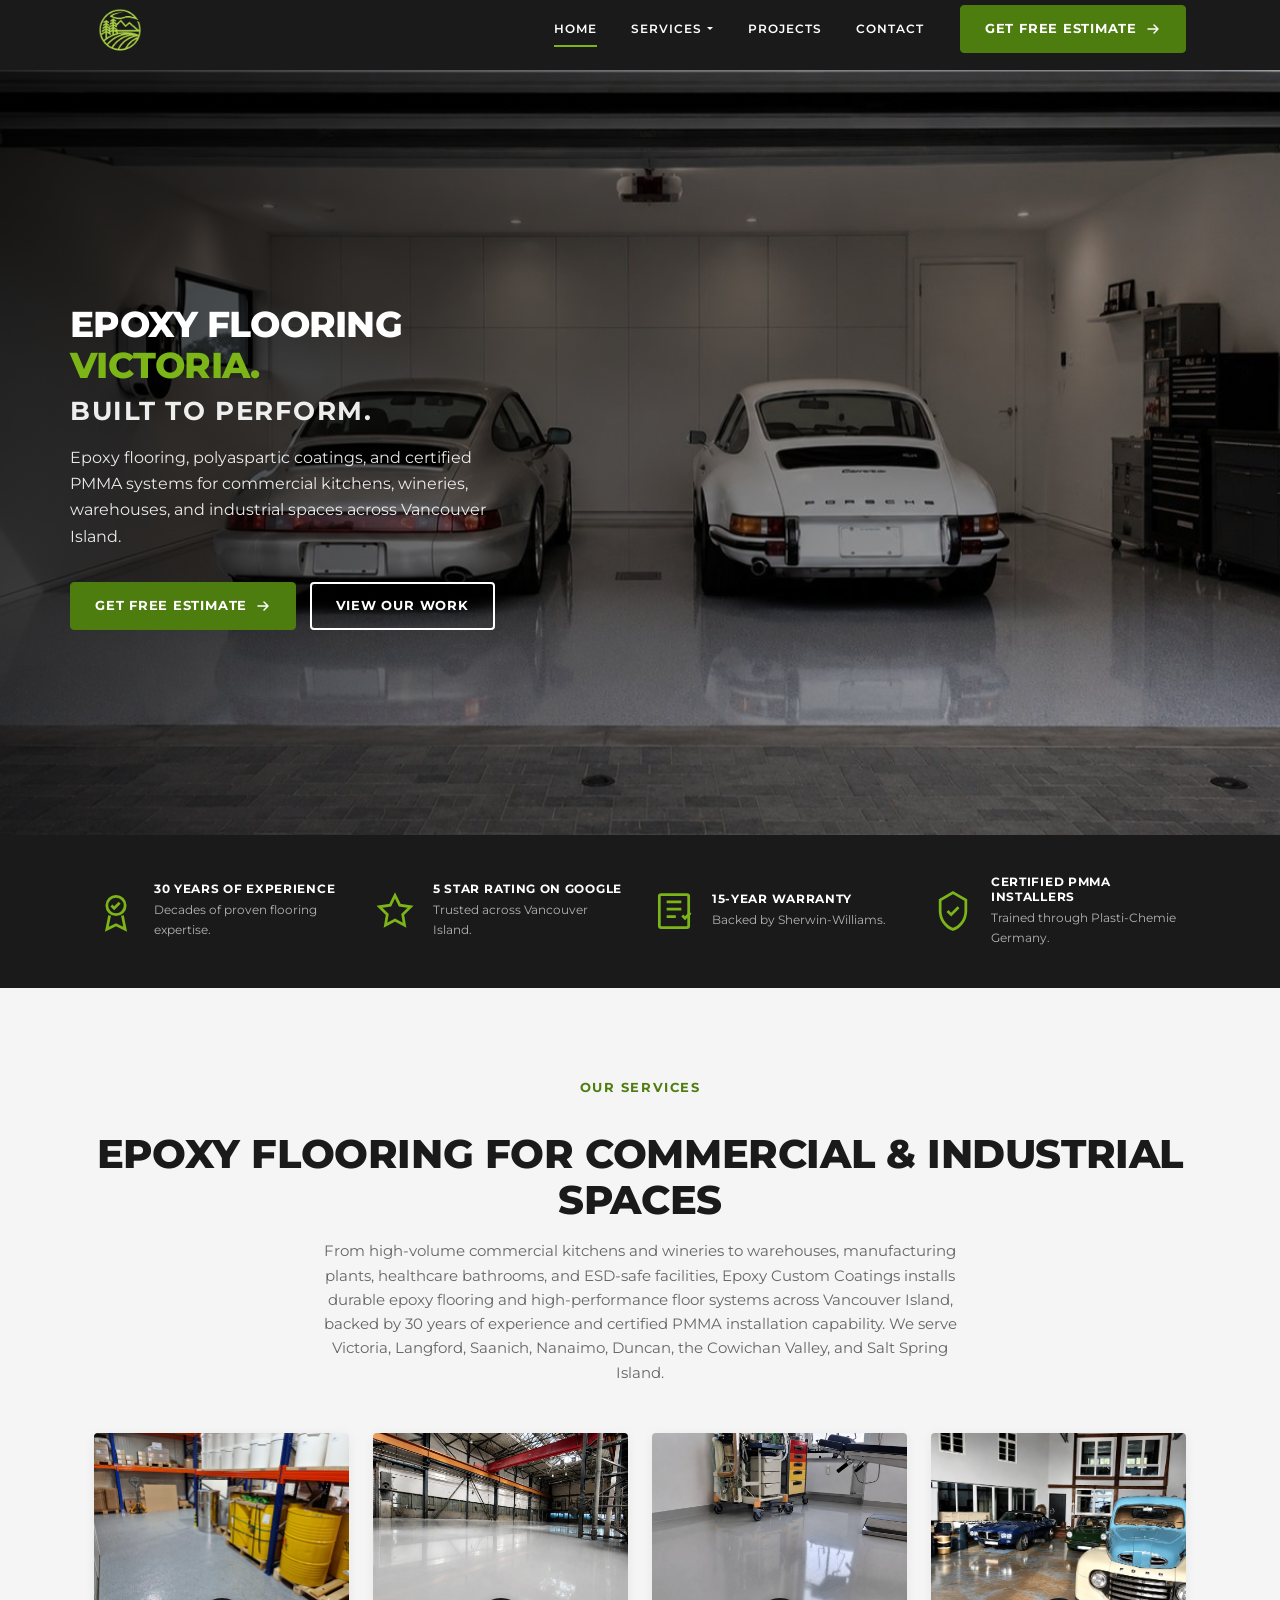
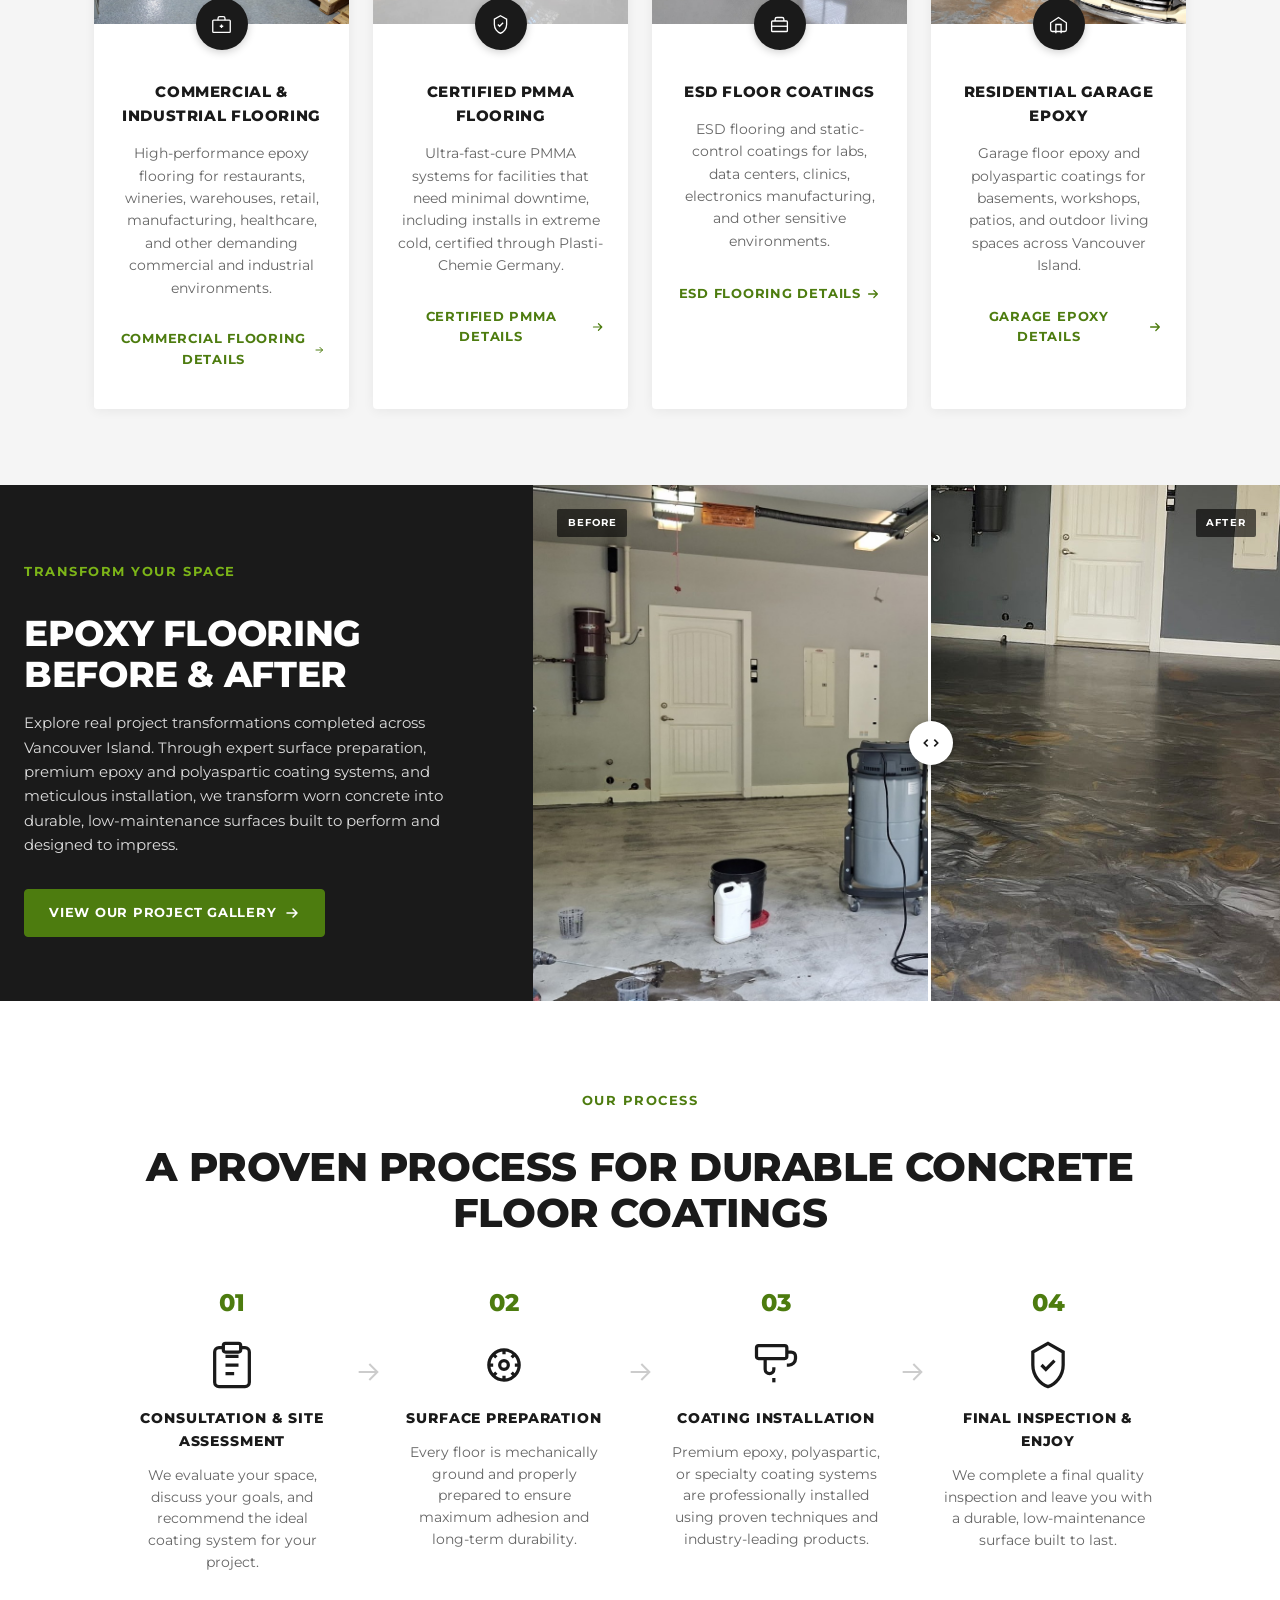
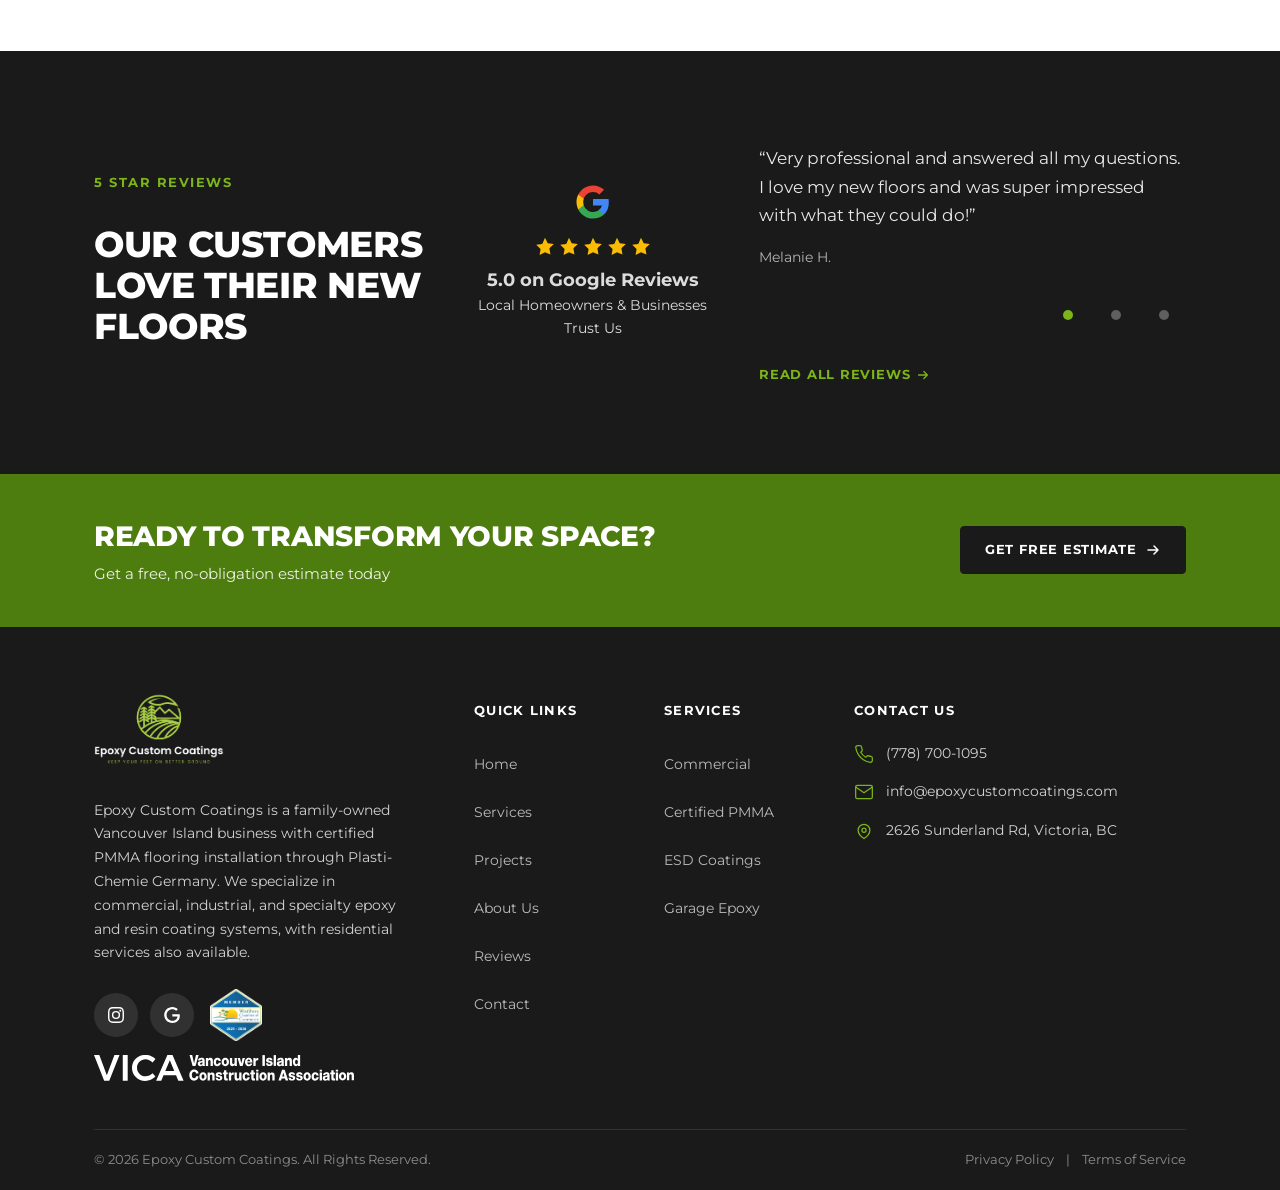
<file: index.html>
<!doctype html>
<html lang="en-CA">
<head>
    <meta charset="utf-8">
    <meta name="viewport" content="width=device-width, initial-scale=1">
    <title>Epoxy Flooring Victoria BC | Commercial &amp; Industrial | Epoxy Custom Coatings</title>
    <meta name="description" content="Epoxy flooring and certified PMMA in Victoria and across Vancouver Island. Kitchens, warehouses, healthcare bathrooms, and garage floors.">
    <meta name="robots" content="index, follow, max-image-preview:large">
    <link rel="canonical" href="https://epoxycustomcoatings.com/">
    <meta name="theme-color" content="#1a1a1a">
    <meta name="author" content="Epoxy Custom Coatings">
    <meta name="geo.region" content="CA-BC">
    <meta name="geo.placename" content="Victoria, British Columbia">
    <link rel="icon" href="images/logo2.png" type="image/png">
    <link rel="apple-touch-icon" href="images/logo2.png">
    <link rel="sitemap" type="application/xml" href="sitemap.xml">
    <meta property="og:type" content="website">
    <meta property="og:site_name" content="Epoxy Custom Coatings">
    <meta property="og:title" content="Epoxy Flooring Victoria BC | Commercial &amp; Industrial | Epoxy Custom Coatings">
    <meta property="og:description" content="Epoxy flooring and certified PMMA in Victoria and across Vancouver Island. Commercial, industrial, healthcare, and garage floor coatings.">
    <meta property="og:url" content="https://epoxycustomcoatings.com/">
    <meta property="og:image" content="https://epoxycustomcoatings.com/images/logo.png">
    <meta property="og:locale" content="en_CA">
    <meta name="twitter:card" content="summary_large_image">
    <meta name="twitter:title" content="Epoxy Flooring Victoria BC | Epoxy Custom Coatings">
    <meta name="twitter:description" content="Epoxy flooring and certified PMMA in Victoria and across Vancouver Island. Free estimates.">
    <meta name="twitter:image" content="https://epoxycustomcoatings.com/images/logo.png">
    <link rel="preconnect" href="https://fonts.googleapis.com">
    <link rel="preconnect" href="https://fonts.gstatic.com" crossorigin>
    <link rel="preload" as="image" href="images/homeHero-mobile.jpg" media="(max-width: 767px)" fetchpriority="high">
    <link rel="preload" as="image" href="images/homeHero-desktop.jpg" media="(min-width: 768px)" fetchpriority="high">
    <link href="https://fonts.googleapis.com/css2?family=Montserrat:wght@400;600;700;800&display=swap" rel="stylesheet">
    <link rel="stylesheet" href="css/layout.css?v=20260812e">
    <link rel="stylesheet" href="css/style.css?v=20261016c">
</head>
<body>
    <a class="skip-link" href="#main-content">Skip to main content</a>

    <!-- NAVBAR -->
    <nav class="navbar navbar-expand-lg site-nav sticky-top" aria-label="Main navigation">
        <div class="container">
            <a class="navbar-brand" href="index.html">
                <img src="images/logo2.png" alt="Epoxy Custom Coatings" width="1023" height="961" decoding="async">
            </a>

            <button class="navbar-toggler" type="button" aria-controls="navbarNav" aria-expanded="false" aria-label="Toggle navigation">
                <span class="navbar-toggler-icon"></span>
            </button>

            <div class="collapse navbar-collapse nav-collapse-panel" id="navbarNav">
                <ul class="navbar-nav ms-lg-auto align-items-lg-center">
                    <li class="nav-item"><a class="nav-link active" href="index.html">Home</a></li>
                    <li class="nav-item dropdown">
                        <a class="nav-link dropdown-toggle" href="services.html" role="button" aria-expanded="false">Services</a>
                        <ul class="dropdown-menu dropdown-menu-dark">
                            <li><a class="dropdown-item" href="services.html#what-we-offer">What We Offer</a></li>
                            <li><a class="dropdown-item" href="services.html#commercial">Commercial &amp; Industrial</a></li>
                            <li><a class="dropdown-item" href="services.html#pmma">Certified PMMA</a></li>
                            <li><a class="dropdown-item" href="services.html#esd">ESD Coatings</a></li>
                            <li><a class="dropdown-item" href="services.html#residential">Residential</a></li>
                            <li><a class="dropdown-item" href="services.html#coatings">Coating Systems</a></li>
                        </ul>
                    </li>
                    <li class="nav-item"><a class="nav-link" href="projects.html">Projects</a></li>
                    <li class="nav-item"><a class="nav-link" href="contact.html">Contact</a></li>
                </ul>
                <a class="btn btn-primary btn-cta nav-cta-btn" href="contact.html">
                    Get Free Estimate
                    <svg width="16" height="16" viewBox="0 0 16 16" fill="none" aria-hidden="true"><path d="M3 8h10M9 4l4 4-4 4" stroke="currentColor" stroke-width="1.5" stroke-linecap="round" stroke-linejoin="round"/></svg>
                </a>
            </div>
        </div>
    </nav>

    <main id="main-content">
    <!-- HERO -->
    <section class="hero hero-home">
        <picture class="hero-media">
            <source media="(max-width: 767px)" srcset="images/homeHero-mobile.jpg" type="image/jpeg">
            <source media="(min-width: 768px)" srcset="images/homeHero-desktop.jpg" type="image/jpeg">
            <img src="images/homeHero-desktop.jpg" alt="" width="1280" height="720" fetchpriority="high" loading="eager" decoding="async">
        </picture>
        <div class="hero-overlay"></div>
        <div class="container hero-inner">
            <div class="hero-copy">
                <h1 class="hero-title">
                    Epoxy Flooring <span class="text-accent">Victoria.</span>
                    <span class="hero-title-sub">Built to Perform.</span>
                </h1>
                <p class="hero-desc">Epoxy flooring, polyaspartic coatings, and certified PMMA systems for commercial kitchens, wineries, warehouses, and industrial spaces across Vancouver Island.</p>
                <div class="hero-actions">
                    <a class="btn btn-primary btn-cta" href="contact.html">
                        Get Free Estimate
                        <svg width="16" height="16" viewBox="0 0 16 16" fill="none" aria-hidden="true"><path d="M3 8h10M9 4l4 4-4 4" stroke="currentColor" stroke-width="1.5" stroke-linecap="round" stroke-linejoin="round"/></svg>
                    </a>
                    <a class="btn btn-outline-light btn-ghost" href="projects.html">View Our Work</a>
                </div>
            </div>
        </div>
    </section>

    <!-- TRUST BAR -->
    <section class="trust-bar">
        <div class="container">
            <div class="row g-4 trust-grid">
                <div class="col-12 col-sm-6 col-lg-3">
                    <div class="trust-item">
                        <div class="trust-icon">
                            <svg viewBox="0 0 24 24" fill="none" stroke="currentColor" stroke-width="1.5"><circle cx="12" cy="9" r="5"/><path d="M8.5 14.5L7 22l5-2.5L17 22l-1.5-7.5"/><path d="M9.5 9l1.5 1.5L14 7.5"/></svg>
                        </div>
                        <div>
                            <strong>30 Years of Experience</strong>
                            <span>Decades of proven flooring expertise.</span>
                        </div>
                    </div>
                </div>
                <div class="col-12 col-sm-6 col-lg-3">
                    <div class="trust-item">
                        <div class="trust-icon">
                            <svg viewBox="0 0 24 24" fill="none" stroke="currentColor" stroke-width="1.5"><path d="M12 3.5l2.6 5.3 5.9.9-4.3 4.2 1 5.8L12 16.9 6.8 19.7l1-5.8-4.3-4.2 5.9-.9L12 3.5z"/></svg>
                        </div>
                        <div>
                            <strong>5 Star Rating on Google</strong>
                            <span>Trusted across Vancouver Island.</span>
                        </div>
                    </div>
                </div>
                <div class="col-12 col-sm-6 col-lg-3">
                    <div class="trust-item">
                        <div class="trust-icon">
                            <svg viewBox="0 0 24 24" fill="none" stroke="currentColor" stroke-width="1.5"><rect x="4" y="3" width="16" height="18" rx="1"/><path d="M8 7h8M8 11h8M8 15h5"/><path d="M16.5 14.5l1.5 1.5 3-3"/></svg>
                        </div>
                        <div>
                            <strong>15-Year Warranty</strong>
                            <span>Backed by Sherwin-Williams.</span>
                        </div>
                    </div>
                </div>
                <div class="col-12 col-sm-6 col-lg-3">
                    <div class="trust-item">
                        <div class="trust-icon">
                            <svg viewBox="0 0 24 24" fill="none" stroke="currentColor" stroke-width="1.5"><path d="M12 2l7 4v6c0 5-3.5 9-7 10-3.5-1-7-5-7-10V6l7-4z"/><path d="M9 12l2 2 4-4"/></svg>
                        </div>
                        <div>
                            <strong>Certified PMMA Installers</strong>
                            <span>Trained through Plasti-Chemie Germany.</span>
                        </div>
                    </div>
                </div>
            </div>
        </div>
    </section>

    <!-- SERVICES -->
    <section class="services-section" id="services">
        <div class="container">
            <div class="section-header text-center">
                <p class="section-label">Our Services</p>
                <h2 class="section-title">Epoxy Flooring for Commercial &amp; Industrial Spaces</h2>
                <p class="section-desc">From high-volume commercial kitchens and wineries to warehouses, manufacturing plants, healthcare bathrooms, and ESD-safe facilities, Epoxy Custom Coatings installs durable epoxy flooring and high-performance floor systems across Vancouver Island, backed by 30 years of experience and certified PMMA installation capability. We serve Victoria, Langford, Saanich, Nanaimo, Duncan, the Cowichan Valley, and Salt Spring Island.</p>
            </div>

            <div class="row g-4">
                <div class="col-md-6 col-lg-3">
                    <article class="service-card">
                        <div class="service-card-image">
                            <img src="images/commercial.jpg" alt="Commercial and industrial epoxy floor coating" width="2048" height="1536" loading="lazy" decoding="async">
                            <div class="service-card-icon">
                                <svg viewBox="0 0 24 24" fill="none" stroke="currentColor" stroke-width="1.5"><rect x="2" y="7" width="20" height="14" rx="1"/><path d="M16 7V5a2 2 0 00-2-2h-4a2 2 0 00-2 2v2"/><path d="M12 12v4M10 14h4"/></svg>
                            </div>
                        </div>
                        <div class="service-card-body">
                            <h3>Commercial &amp; Industrial Flooring</h3>
                            <p>High-performance epoxy flooring for restaurants, wineries, warehouses, retail, manufacturing, healthcare, and other demanding commercial and industrial environments.</p>
                            <a class="link-arrow" href="services.html#commercial">Commercial flooring details <svg width="14" height="14" viewBox="0 0 16 16" fill="none" aria-hidden="true"><path d="M3 8h10M9 4l4 4-4 4" stroke="currentColor" stroke-width="1.5" stroke-linecap="round" stroke-linejoin="round"/></svg></a>
                        </div>
                    </article>
                </div>
                <div class="col-md-6 col-lg-3">
                    <article class="service-card">
                        <div class="service-card-image">
                            <img src="images/warehouse.jpg" alt="Certified PMMA floor coating installation" width="1000" height="1000" loading="lazy" decoding="async">
                            <div class="service-card-icon">
                                <svg viewBox="0 0 24 24" fill="none" stroke="currentColor" stroke-width="1.5"><path d="M12 2l7 4v6c0 5-3.5 9-7 10-3.5-1-7-5-7-10V6l7-4z"/><path d="M9 12l2 2 4-4"/></svg>
                            </div>
                        </div>
                        <div class="service-card-body">
                            <h3>Certified PMMA Flooring</h3>
                            <p>Ultra-fast-cure PMMA systems for facilities that need minimal downtime, including installs in extreme cold, certified through Plasti-Chemie Germany.</p>
                            <a class="link-arrow" href="services.html#pmma">Certified PMMA details <svg width="14" height="14" viewBox="0 0 16 16" fill="none" aria-hidden="true"><path d="M3 8h10M9 4l4 4-4 4" stroke="currentColor" stroke-width="1.5" stroke-linecap="round" stroke-linejoin="round"/></svg></a>
                        </div>
                    </article>
                </div>
                <div class="col-md-6 col-lg-3">
                    <article class="service-card">
                        <div class="service-card-image">
                            <img src="images/clinic.jpg" alt="ESD and specialty floor coatings" width="1000" height="1000" loading="lazy" decoding="async">
                            <div class="service-card-icon">
                                <svg viewBox="0 0 24 24" fill="none" stroke="currentColor" stroke-width="1.5"><rect x="3" y="8" width="18" height="12" rx="1"/><path d="M7 8V6a2 2 0 012-2h6a2 2 0 012 2v2"/><path d="M3 14h18"/></svg>
                            </div>
                        </div>
                        <div class="service-card-body">
                            <h3>ESD Floor Coatings</h3>
                            <p>ESD flooring and static-control coatings for labs, data centers, clinics, electronics manufacturing, and other sensitive environments.</p>
                            <a class="link-arrow" href="services.html#esd">ESD flooring details <svg width="14" height="14" viewBox="0 0 16 16" fill="none" aria-hidden="true"><path d="M3 8h10M9 4l4 4-4 4" stroke="currentColor" stroke-width="1.5" stroke-linecap="round" stroke-linejoin="round"/></svg></a>
                        </div>
                    </article>
                </div>
                <div class="col-md-6 col-lg-3">
                    <article class="service-card">
                        <div class="service-card-image">
                            <img src="images/garage.jpg" alt="Residential garage epoxy floor coating" width="1268" height="1241" loading="lazy" decoding="async">
                            <div class="service-card-icon">
                                <svg viewBox="0 0 24 24" fill="none" stroke="currentColor" stroke-width="1.5"><path d="M3 10l9-6 9 6v8a2 2 0 01-2 2H5a2 2 0 01-2-2v-8z"/><path d="M9 22V12h6v10"/></svg>
                            </div>
                        </div>
                        <div class="service-card-body">
                            <h3>Residential Garage Epoxy</h3>
                            <p>Garage floor epoxy and polyaspartic coatings for basements, workshops, patios, and outdoor living spaces across Vancouver Island.</p>
                            <a class="link-arrow" href="services.html#residential">Garage epoxy details <svg width="14" height="14" viewBox="0 0 16 16" fill="none" aria-hidden="true"><path d="M3 8h10M9 4l4 4-4 4" stroke="currentColor" stroke-width="1.5" stroke-linecap="round" stroke-linejoin="round"/></svg></a>
                        </div>
                    </article>
                </div>
            </div>
        </div>
    </section>

    <!-- BEFORE & AFTER -->
    <section class="before-after-section">
        <div class="row g-0">
            <div class="col-lg-5 before-after-copy">
                <div class="before-after-inner">
                    <p class="section-label">Transform Your Space</p>
                    <h2 class="section-title-light">Epoxy Flooring Before &amp; After</h2>
                    <p>Explore real project transformations completed across Vancouver Island. Through expert surface preparation, premium epoxy and polyaspartic coating systems, and meticulous installation, we transform worn
                         concrete into durable, low-maintenance surfaces built to perform and designed to impress.</p>
                    <a class="btn btn-primary btn-cta" href="projects.html">
                        View Our Project Gallery
                        <svg width="16" height="16" viewBox="0 0 16 16" fill="none" aria-hidden="true"><path d="M3 8h10M9 4l4 4-4 4" stroke="currentColor" stroke-width="1.5" stroke-linecap="round" stroke-linejoin="round"/></svg>
                    </a>
                </div>
            </div>
            <div class="col-lg-7 before-after-visual">
                <div class="ba-slider">
                    <img class="ba-img ba-after" src="images/after.jpg" alt="After epoxy coating" width="1536" height="864" loading="lazy" decoding="async">
                    <div class="ba-before-wrap">
                        <img class="ba-img ba-before" src="images/before.jpg" alt="Before concrete floor" width="1920" height="1080" loading="lazy" decoding="async">
                    </div>
                    <div class="ba-label ba-label-before">Before</div>
                    <div class="ba-label ba-label-after">After</div>
                    <div class="ba-handle" aria-hidden="true">
                        <svg viewBox="0 0 24 24" fill="none" stroke="currentColor" stroke-width="2"><path d="M8 8l-4 4 4 4M16 8l4 4-4 4"/></svg>
                    </div>
                    <input type="range" class="ba-range" min="0" max="100" value="50" aria-label="Before and after slider">
                </div>
            </div>
        </div>
    </section>

    <!-- PROCESS -->
    <section class="process-section">
        <div class="container">
            <div class="section-header text-center">
                <p class="section-label">Our Process</p>
                <h2 class="section-title">A Proven Process for Durable Concrete Floor Coatings</h2>
            </div>

            <div class="process-steps">
                <div class="process-step">
                    <span class="process-num">01</span>
                    <div class="process-icon">
                        <svg viewBox="0 0 24 24" fill="none" stroke="currentColor" stroke-width="1.5"><path d="M16 4h2a2 2 0 012 2v14a2 2 0 01-2 2H6a2 2 0 01-2-2V6a2 2 0 012-2h2"/><rect x="8" y="2" width="8" height="4" rx="1"/><path d="M9 12h6M9 16h4M9 8h6"/></svg>
                    </div>
                    <h3>Consultation & Site Assessment</h3>
                    <p>We evaluate your space, discuss your goals, and recommend the ideal coating system for your project.</p>
                </div>
                <div class="process-arrow" aria-hidden="true">
                    <svg viewBox="0 0 24 24" fill="none" stroke="currentColor" stroke-width="1.5"><path d="M5 12h14M13 6l6 6-6 6"/></svg>
                </div>
                <div class="process-step">
                    <span class="process-num">02</span>
                    <div class="process-icon">
                        <svg viewBox="0 0 24 24" fill="none" stroke="currentColor" stroke-width="1.5"><circle cx="12" cy="12" r="7"/><circle cx="12" cy="12" r="2"/><path d="M12 5v2M12 17v2M5 12h2M17 12h2M7.05 7.05l1.41 1.41M15.54 15.54l1.41 1.41M7.05 16.95l1.41-1.41M15.54 8.46l1.41-1.41"/></svg>
                    </div>
                    <h3>Surface Preparation</h3>
                    <p>Every floor is mechanically ground and properly prepared to ensure maximum adhesion and long-term durability.</p>
                </div>
                <div class="process-arrow" aria-hidden="true">
                    <svg viewBox="0 0 24 24" fill="none" stroke="currentColor" stroke-width="1.5"><path d="M5 12h14M13 6l6 6-6 6"/></svg>
                </div>
                <div class="process-step">
                    <span class="process-num">03</span>
                    <div class="process-icon">
                        <svg viewBox="0 0 24 24" fill="none" stroke="currentColor" stroke-width="1.5"><rect x="3" y="3" width="14" height="6" rx="1"/><path d="M17 6h2a2 2 0 012 2v1a3 3 0 01-3 3h-1"/><path d="M7 9v5a2 2 0 002 2h0a2 2 0 002-2v-1"/><path d="M11 18v2"/></svg>
                    </div>
                    <h3>Coating Installation</h3>
                    <p>Premium epoxy, polyaspartic, or specialty coating systems are professionally installed using proven techniques and industry-leading products.</p>
                </div>
                <div class="process-arrow" aria-hidden="true">
                    <svg viewBox="0 0 24 24" fill="none" stroke="currentColor" stroke-width="1.5"><path d="M5 12h14M13 6l6 6-6 6"/></svg>
                </div>
                <div class="process-step">
                    <span class="process-num">04</span>
                    <div class="process-icon">
                        <svg viewBox="0 0 24 24" fill="none" stroke="currentColor" stroke-width="1.5"><path d="M12 2l7 4v6c0 5-3.5 9-7 10-3.5-1-7-5-7-10V6l7-4z"/><path d="M9 12l2 2 4-4"/></svg>
                    </div>
                    <h3>Final Inspection & Enjoy</h3>
                    <p>We complete a final quality inspection and leave you with a durable, low-maintenance surface built to last.</p>
                </div>
            </div>
        </div>
    </section>

    <!-- TESTIMONIALS PREVIEW -->
    <section class="testimonials-section" id="reviews">
        <div class="container">
            <div class="row align-items-center g-4 g-lg-5 testimonials-grid">
                <div class="col-lg-4 testimonials-heading">
                    <p class="section-label">5 Star Reviews</p>
                    <h2 class="section-title-light">Our Customers Love Their New Floors</h2>
                </div>
                <div class="col-md-6 col-lg-3 text-md-center text-lg-center testimonials-rating">
                    <div class="google-rating">
                        <div class="google-logo" aria-label="Google">
                            <svg viewBox="0 0 24 24"><path fill="#4285F4" d="M22.56 12.25c0-.78-.07-1.53-.2-2.25H12v4.26h5.92a5.06 5.06 0 01-2.2 3.32v2.77h3.57c2.08-1.92 3.28-4.74 3.28-8.1z"/><path fill="#34A853" d="M12 23c2.97 0 5.46-.98 7.28-2.66l-3.57-2.77c-.98.66-2.23 1.06-3.71 1.06-2.86 0-5.29-1.93-6.16-4.53H2.18v2.84C3.99 20.53 7.7 23 12 23z"/><path fill="#FBBC05" d="M5.84 14.09c-.22-.66-.35-1.36-.35-2.09s.13-1.43.35-2.09V7.07H2.18C1.43 8.55 1 10.22 1 12s.43 3.45 1.18 4.93l2.85-2.22.81-.62z"/><path fill="#EA4335" d="M12 5.38c1.62 0 3.06.56 4.21 1.64l3.15-3.15C17.45 2.09 14.97 1 12 1 7.7 1 3.99 3.47 2.18 7.07l3.66 2.84c.87-2.6 3.3-4.53 6.16-4.53z"/></svg>
                        </div>
                        <div class="stars" aria-label="5 out of 5 stars">
                            <svg viewBox="0 0 20 20"><path fill="#FBBC05" d="M10 1.5l2.47 5.01 5.53.8-4 3.9.94 5.5L10 14.77l-4.94 2.6.94-5.5-4-3.9 5.53-.8L10 1.5z"/></svg>
                            <svg viewBox="0 0 20 20"><path fill="#FBBC05" d="M10 1.5l2.47 5.01 5.53.8-4 3.9.94 5.5L10 14.77l-4.94 2.6.94-5.5-4-3.9 5.53-.8L10 1.5z"/></svg>
                            <svg viewBox="0 0 20 20"><path fill="#FBBC05" d="M10 1.5l2.47 5.01 5.53.8-4 3.9.94 5.5L10 14.77l-4.94 2.6.94-5.5-4-3.9 5.53-.8L10 1.5z"/></svg>
                            <svg viewBox="0 0 20 20"><path fill="#FBBC05" d="M10 1.5l2.47 5.01 5.53.8-4 3.9.94 5.5L10 14.77l-4.94 2.6.94-5.5-4-3.9 5.53-.8L10 1.5z"/></svg>
                            <svg viewBox="0 0 20 20"><path fill="#FBBC05" d="M10 1.5l2.47 5.01 5.53.8-4 3.9.94 5.5L10 14.77l-4.94 2.6.94-5.5-4-3.9 5.53-.8L10 1.5z"/></svg>
                        </div>
                        <p class="rating-text"><strong>5.0 on Google Reviews</strong><br> Local Homeowners &amp; Businesses Trust Us</p>
                    </div>
                </div>
                <div class="col-md-6 col-lg-5 testimonials-quote">
                    <blockquote class="testimonial-quote" id="testimonialQuote">
                        <p id="testimonialText">&ldquo;Very professional and answered all my questions. I love my new floors and was super impressed with what they could do!&rdquo;</p>
                        <footer id="testimonialAuthor">Melanie H.</footer>
                    </blockquote>
                    <div class="testimonial-dots" role="tablist" aria-label="Customer reviews">
                        <button type="button" class="dot active" role="tab" aria-selected="true" aria-label="Review 1" data-index="0"></button>
                        <button type="button" class="dot" role="tab" aria-selected="false" aria-label="Review 2" data-index="1"></button>
                        <button type="button" class="dot" role="tab" aria-selected="false" aria-label="Review 3" data-index="2"></button>
                    </div>
                    <a class="link-arrow mt-3 d-inline-flex" href="https://www.google.com/maps/place/Epoxy+Custom+Coatings+Ltd./@48.4554519,-123.5012371,17z/data=!3m1!4b1!4m6!3m5!1s0x548f0d3ef1915555:0x48b0f200d65186d8!8m2!3d48.4554484!4d-123.4986622!16s%2Fg%2F11vz29y90_" target="_blank" rel="noopener noreferrer">Read All Reviews <svg width="14" height="14" viewBox="0 0 16 16" fill="none"><path d="M3 8h10M9 4l4 4-4 4" stroke="currentColor" stroke-width="1.5" stroke-linecap="round" stroke-linejoin="round"/></svg></a>
                </div>
            </div>
        </div>
    </section>

    <!-- CTA BANNER -->
    <section class="cta-banner">
        <div class="container">
            <div class="cta-banner-inner">
                <div>
                    <h2>Ready to Transform Your Space?</h2>
                    <p>Get a free, no-obligation estimate today</p>
                </div>
                <a class="btn btn-dark btn-cta" href="contact.html">
                    Get Free Estimate
                    <svg width="16" height="16" viewBox="0 0 16 16" fill="none" aria-hidden="true"><path d="M3 8h10M9 4l4 4-4 4" stroke="currentColor" stroke-width="1.5" stroke-linecap="round" stroke-linejoin="round"/></svg>
                </a>
            </div>
        </div>
    </section>
    </main>

    <!-- FOOTER -->
    <footer class="site-footer">
        <div class="container">
            <div class="row g-4 g-lg-5">
                <div class="col-lg-4">
                    <a class="footer-brand" href="index.html">
                        <img src="images/logo.png" alt="Epoxy Custom Coatings" width="2404" height="1624" loading="lazy" decoding="async">
                    </a>
                    <p class="footer-desc">Epoxy Custom Coatings is a family-owned Vancouver Island business with certified PMMA flooring installation through Plasti-Chemie Germany. We specialize in commercial, industrial, and specialty epoxy and resin coating systems, with residential services also available.</p>
                    <div class="footer-affiliations">

                        <div class="footer-social">
<a href="https://www.instagram.com/epoxycustomcoatings/" target="_blank" rel="noopener noreferrer" aria-label="Instagram"><svg viewBox="0 0 24 24" fill="currentColor"><path d="M12 2.163c3.204 0 3.584.012 4.85.07 3.252.148 4.771 1.691 4.919 4.919.058 1.265.069 1.645.069 4.849 0 3.205-.012 3.584-.069 4.849-.149 3.225-1.664 4.771-4.919 4.919-1.266.058-1.644.07-4.85.07-3.204 0-3.584-.012-4.849-.07-3.26-.149-4.771-1.699-4.919-4.92-.058-1.265-.07-1.644-.07-4.849 0-3.204.013-3.583.07-4.849.149-3.227 1.664-4.771 4.919-4.919 1.266-.057 1.645-.069 4.849-.069zM12 0C8.741 0 8.333.014 7.053.072 2.695.272.273 2.69.073 7.052.014 8.333 0 8.741 0 12c0 3.259.014 3.668.072 4.948.2 4.358 2.618 6.78 6.98 6.98C8.333 23.986 8.741 24 12 24c3.259 0 3.668-.014 4.948-.072 4.354-.2 6.782-2.618 6.979-6.98.059-1.28.073-1.689.073-4.948 0-3.259-.014-3.667-.072-4.947-.196-4.354-2.617-6.78-6.979-6.98C15.668.014 15.259 0 12 0zm0 5.838a6.162 6.162 0 100 12.324 6.162 6.162 0 000-12.324zM12 16a4 4 0 110-8 4 4 0 010 8zm6.406-11.845a1.44 1.44 0 100 2.881 1.44 1.44 0 000-2.881z"/></svg></a>
                        <a href="https://www.google.com/maps/place/Epoxy+Custom+Coatings+Ltd./@48.4554519,-123.5012371,17z/data=!3m1!4b1!4m6!3m5!1s0x548f0d3ef1915555:0x48b0f200d65186d8!8m2!3d48.4554484!4d-123.4986622!16s%2Fg%2F11vz29y90_" target="_blank" rel="noopener noreferrer" aria-label="Google"><svg viewBox="0 0 24 24" fill="currentColor"><path d="M12.48 10.92v3.28h7.84c-.24 1.84-.853 3.187-1.787 4.133-1.147 1.147-2.933 2.4-6.053 2.4-4.827 0-8.6-3.893-8.6-8.72s3.773-8.72 8.6-8.72c2.6 0 4.507 1.027 5.907 2.347l2.307-2.307C18.747 1.44 16.133 0 12.48 0 5.867 0 .307 5.387.307 12s5.56 12 12.173 12c3.573 0 6.267-1.173 8.373-3.36 2.16-2.16 2.84-5.213 2.84-7.667 0-.76-.053-1.467-.173-2.053H12.48z"/></svg></a>

                        </div>

                        <a class="footer-chamber" href="https://westshore.bc.ca/" target="_blank" rel="noopener noreferrer">

                            <img src="images/ChamberofCommerce.png" alt="WestShore Chamber of Commerce Member 2025-2026" width="400" height="400" loading="lazy" decoding="async">

                        </a>
                        <a class="footer-member" href="https://www.vicabc.ca/" target="_blank" rel="noopener noreferrer">
                            <img src="images/vica-logo-white.svg" alt="Vancouver Island Construction Association member" width="993" height="99" loading="lazy" decoding="async">
                        </a>

                    </div>
                </div>
                <div class="col-6 col-lg-2">
                    <h2 class="footer-heading">Quick Links</h2>
                    <ul class="footer-links">
                        <li><a href="index.html">Home</a></li>
                        <li><a href="services.html">Services</a></li>
                        <li><a href="projects.html">Projects</a></li>
                        <li><a href="services.html#about">About Us</a></li>
                        <li><a href="index.html#reviews">Reviews</a></li>
                        <li><a href="contact.html">Contact</a></li>
                    </ul>
                </div>
                <div class="col-6 col-lg-2">
                    <h2 class="footer-heading">Services</h2>
                    <ul class="footer-links">
                        <li><a href="services.html#commercial">Commercial</a></li>
                        <li><a href="services.html#pmma">Certified PMMA</a></li>
                        <li><a href="services.html#esd">ESD Coatings</a></li>
                        <li><a href="services.html#residential">Garage Epoxy</a></li>
                    </ul>
                </div>
                <div class="col-lg-4">
                    <h2 class="footer-heading">Contact Us</h2>
                    <ul class="footer-contact">
                        <li>
                            <svg viewBox="0 0 24 24" fill="none" stroke="currentColor" stroke-width="1.5"><path d="M22 16.92v3a2 2 0 01-2.18 2 19.79 19.79 0 01-8.63-3.07 19.5 19.5 0 01-6-6 19.79 19.79 0 01-3.07-8.67A2 2 0 014.11 2h3a2 2 0 012 1.72c.127.96.361 1.903.7 2.81a2 2 0 01-.45 2.11L8.09 9.91a16 16 0 006 6l1.27-1.27a2 2 0 012.11-.45c.907.339 1.85.573 2.81.7A2 2 0 0122 16.92z"/></svg>
                            <a href="tel:+17787001095">(778) 700-1095</a>
                        </li>
                        <li>
                            <svg viewBox="0 0 24 24" fill="none" stroke="currentColor" stroke-width="1.5"><path d="M4 4h16c1.1 0 2 .9 2 2v12c0 1.1-.9 2-2 2H4c-1.1 0-2-.9-2-2V6c0-1.1.9-2 2-2z"/><path d="M22 6l-10 7L2 6"/></svg>
                            <a href="mailto:info@epoxycustomcoatings.com">info@epoxycustomcoatings.com</a>
                        </li>
                        <li>
                            <svg viewBox="0 0 24 24" fill="none" stroke="currentColor" stroke-width="1.5"><path d="M12 21s-7-4.5-7-10a7 7 0 1114 0c0 5.5-7 10-7 10z"/><circle cx="12" cy="11" r="2.5"/></svg>
                            <a href="https://maps.google.com/?q=2626+Sunderland+Rd,+Victoria,+BC" rel="noopener noreferrer">2626 Sunderland Rd, Victoria, BC</a>
                        </li>
                    </ul>
                </div>
            </div>
            <div class="footer-bottom">
                <p>&copy; 2026 Epoxy Custom Coatings. All Rights Reserved.</p>
                <div class="footer-legal">
                    <a href="privacy.html">Privacy Policy</a>
                    <span>|</span>
                    <a href="terms.html">Terms of Service</a>
                </div>
            </div>
        </div>
    </footer>

    <script type="application/ld+json">
    {
        "@context": "https://schema.org",
        "@graph": [
            {
                "@type": "WebSite",
                "@id": "https://epoxycustomcoatings.com/#website",
                "url": "https://epoxycustomcoatings.com/",
                "name": "Epoxy Custom Coatings",
                "description": "Premium epoxy flooring, polyaspartic, and decorative floor coatings for residential, commercial, and industrial spaces across Vancouver Island.",
                "publisher": { "@id": "https://epoxycustomcoatings.com/#business" },
                "inLanguage": "en-CA"
            },
            {
                "@type": ["LocalBusiness", "HomeAndConstructionBusiness"],
                "@id": "https://epoxycustomcoatings.com/#business",
                "name": "Epoxy Custom Coatings",
                "url": "https://epoxycustomcoatings.com/",
                "telephone": "+1-778-700-1095",
                "email": "info@epoxycustomcoatings.com",
                "image": "https://epoxycustomcoatings.com/images/logo.png",
                "logo": "https://epoxycustomcoatings.com/images/logo.png",
                "description": "Epoxy flooring contractor and certified PMMA installer serving Victoria, Langford, and Vancouver Island. Commercial, industrial, residential, and ESD floor coatings.",
                "slogan": "Keep your feet on better ground",
                "address": {
                    "@type": "PostalAddress",
                    "streetAddress": "2626 Sunderland Rd",
                    "addressLocality": "Victoria",
                    "addressRegion": "BC",
                    "addressCountry": "CA"
                },
                "geo": {
                    "@type": "GeoCoordinates",
                    "latitude": 48.4554484,
                    "longitude": -123.4986622
                },
                "hasMap": "https://www.google.com/maps/place/Epoxy+Custom+Coatings+Ltd./@48.4554519,-123.5012371,17z",
                "areaServed": [
                    { "@type": "City", "name": "Victoria" },
                    { "@type": "City", "name": "Langford" },
                    { "@type": "City", "name": "Saanich" },
                    { "@type": "City", "name": "Nanaimo" },
                    { "@type": "City", "name": "Duncan" },
                    { "@type": "AdministrativeArea", "name": "Cowichan Valley" },
                    { "@type": "AdministrativeArea", "name": "Salt Spring Island" },
                    { "@type": "AdministrativeArea", "name": "Vancouver Island" }
                ],
                "aggregateRating": {
                    "@type": "AggregateRating",
                    "ratingValue": "5",
                    "reviewCount": "12",
                    "bestRating": "5"
                },
                "priceRange": "$$",
                "knowsAbout": [
                    "Epoxy flooring",
                    "Epoxy flooring Victoria BC",
                    "Epoxy floor coating",
                    "Commercial epoxy flooring",
                    "Industrial epoxy flooring",
                    "Industrial floor coatings",
                    "Garage epoxy flooring",
                    "Garage floor epoxy",
                    "Basement epoxy flooring",
                    "Concrete floor coating",
                    "Polyaspartic flooring",
                    "Polyaspartic coatings",
                    "Flake epoxy floors",
                    "Metallic epoxy floors",
                    "Certified PMMA flooring",
                    "PMMA flooring",
                    "ESD flooring",
                    "ESD floor coatings",
                    "Warehouse epoxy flooring",
                    "Commercial kitchen epoxy floors",
                    "Winery floor coatings",
                    "Healthcare bathroom flooring",
                    "MMA resin flooring",
                    "Resin flooring"
                ],
                "sameAs": [
                    "https://www.instagram.com/epoxycustomcoatings/",
                    "https://www.google.com/maps/place/Epoxy+Custom+Coatings+Ltd./@48.4554519,-123.5012371,17z",
                    "https://westshore.bc.ca/"
                ]
            },
            {
                "@type": "WebPage",
                "@id": "https://epoxycustomcoatings.com/#webpage",
                "url": "https://epoxycustomcoatings.com/",
                "name": "Epoxy Flooring Victoria BC | Epoxy Custom Coatings",
                "description": "Family-owned epoxy flooring contractor serving Victoria, Langford, and Vancouver Island.",
                "isPartOf": { "@id": "https://epoxycustomcoatings.com/#website" },
                "about": { "@id": "https://epoxycustomcoatings.com/#business" }
            }
        ]
    }
    </script>
        <script src="js/ba-slider.js?v=20260812e"></script>
    <script src="js/testimonials.js?v=20260812e"></script>
    <script src="js/nav.js?v=20260812e"></script>
</body>
</html>
</file>
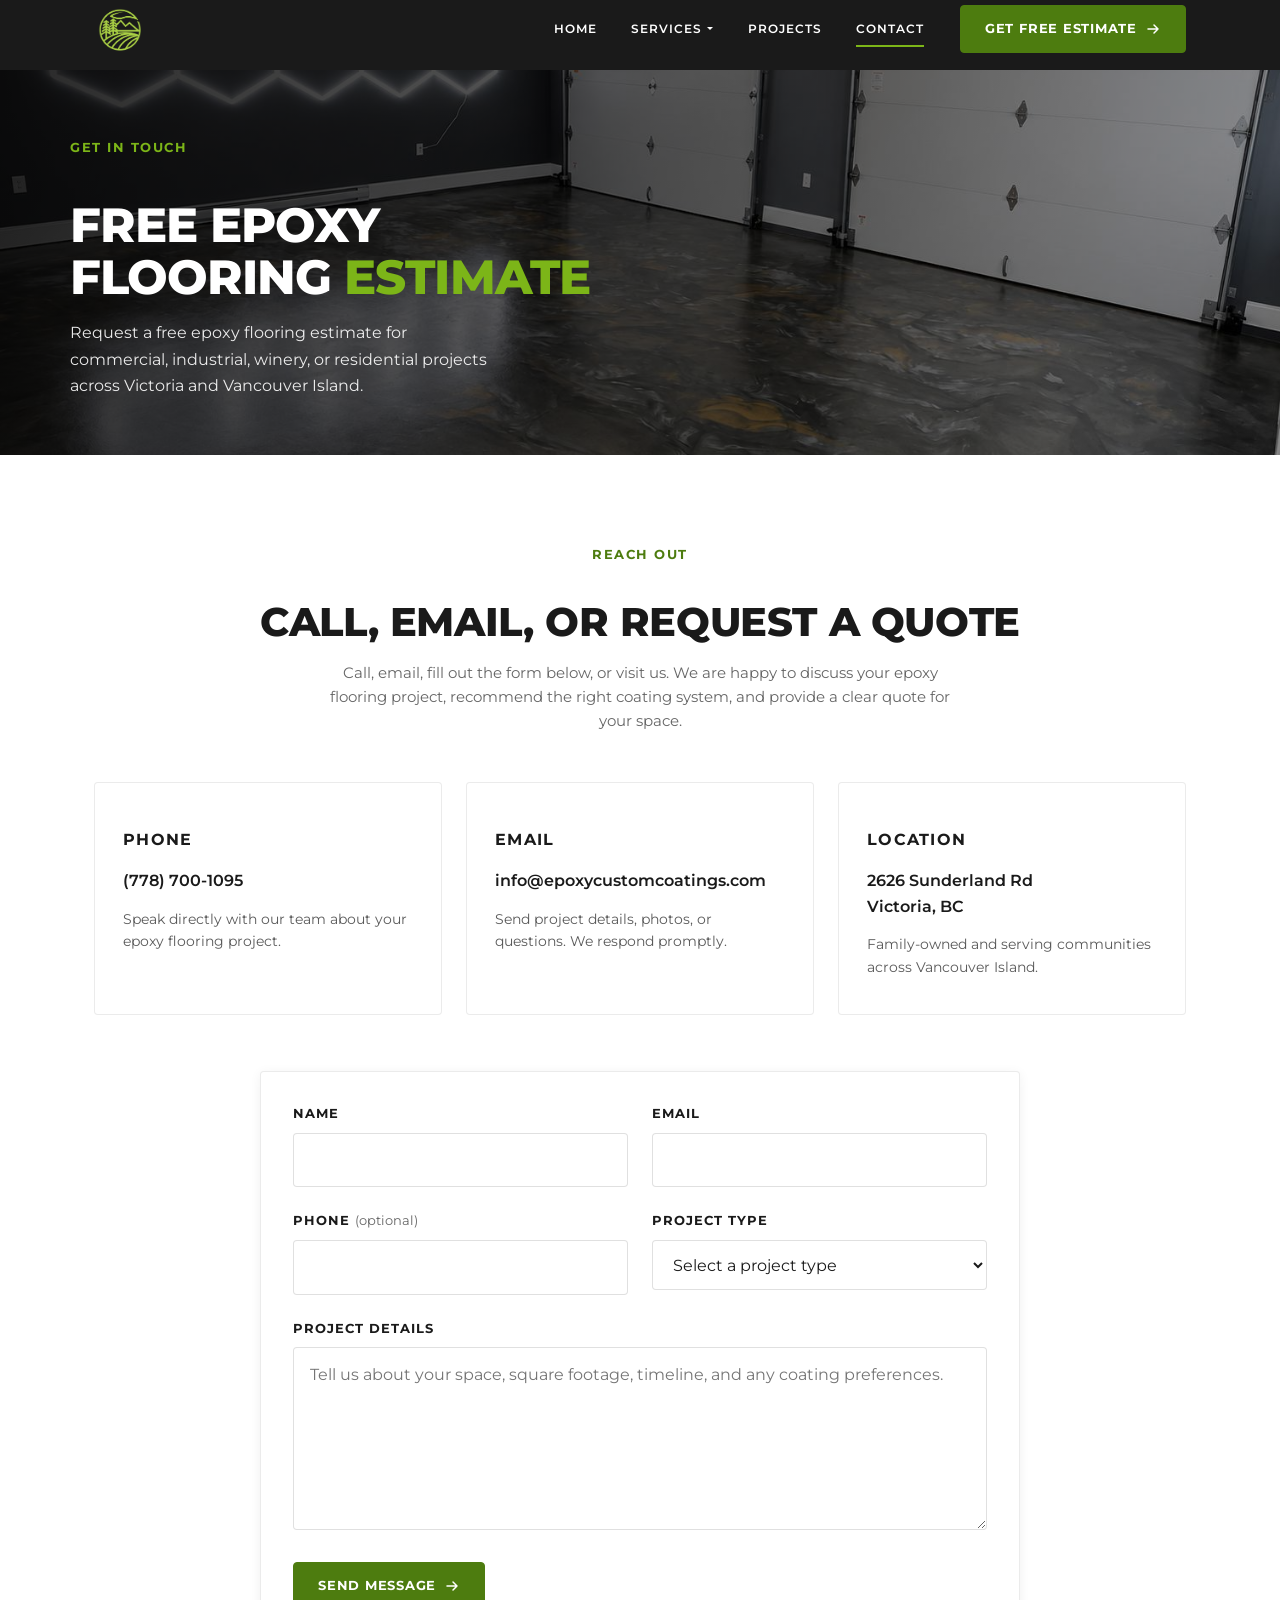
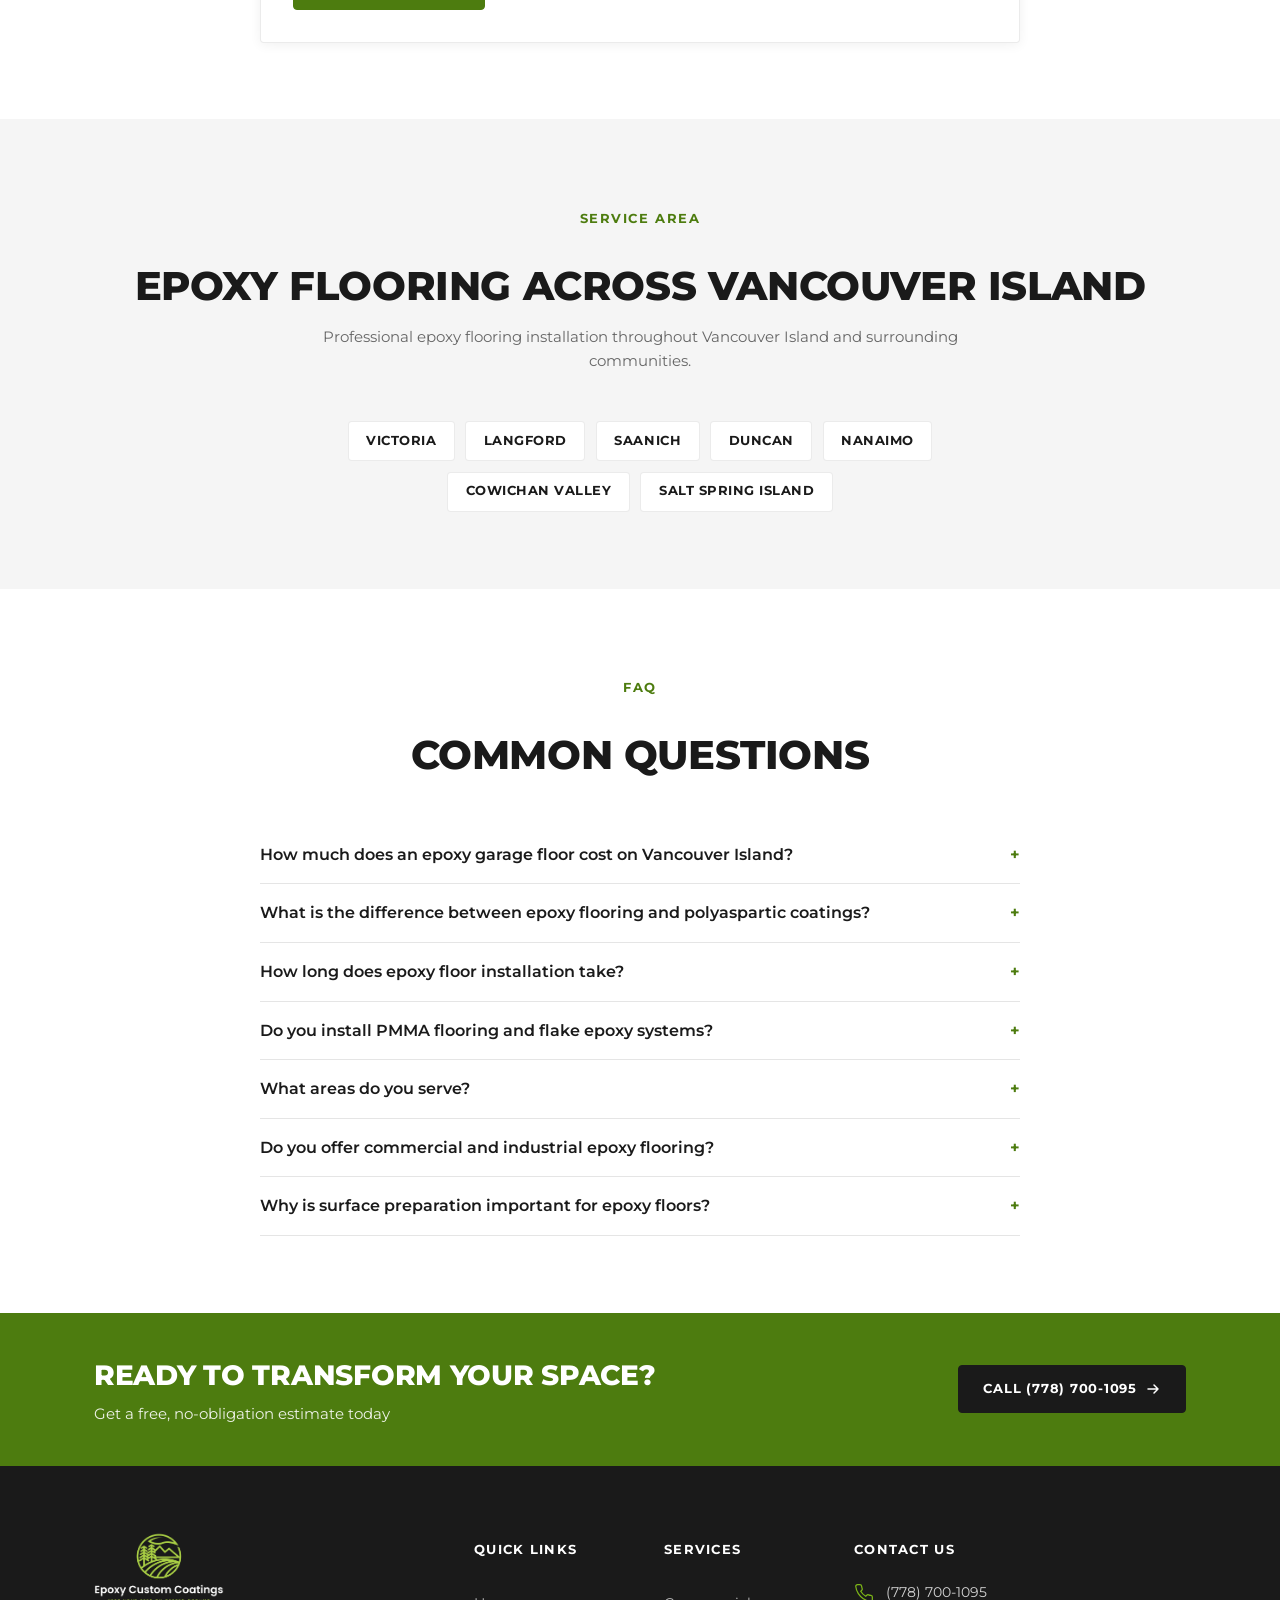
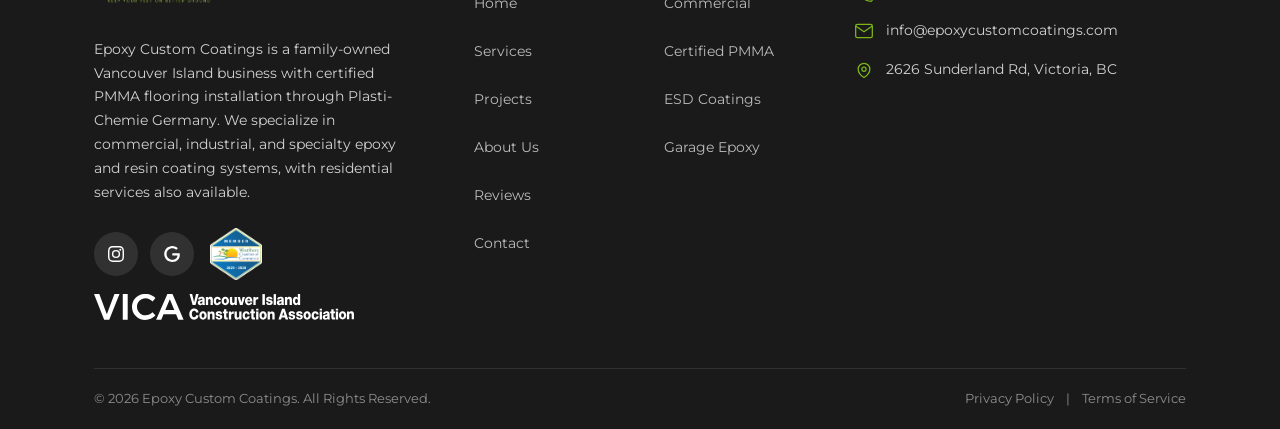
<file: contact.html>
<!doctype html>
<html lang="en-CA">
<head>
    <meta charset="utf-8">
    <meta name="viewport" content="width=device-width, initial-scale=1">
    <title>Epoxy Flooring Estimate Victoria BC | Contact Epoxy Custom Coatings</title>
    <meta name="description" content="Request a free estimate for epoxy flooring, garage floor epoxy, polyaspartic coatings, or commercial floor coatings in Victoria and across Vancouver Island. Call (778) 700-1095.">
    <meta name="robots" content="index, follow, max-image-preview:large">
    <link rel="canonical" href="https://epoxycustomcoatings.com/contact.html">
    <meta name="theme-color" content="#1a1a1a">
    <meta name="author" content="Epoxy Custom Coatings">
    <meta name="geo.region" content="CA-BC">
    <meta name="geo.placename" content="Victoria, British Columbia">
    <link rel="icon" href="images/logo2.png" type="image/png">
    <link rel="apple-touch-icon" href="images/logo2.png">
    <link rel="sitemap" type="application/xml" href="sitemap.xml">
    <meta property="og:type" content="website">
    <meta property="og:site_name" content="Epoxy Custom Coatings">
    <meta property="og:title" content="Epoxy Flooring Estimate Victoria BC | Contact Epoxy Custom Coatings">
    <meta property="og:description" content="Request a free epoxy flooring estimate in Victoria and across Vancouver Island.">
    <meta property="og:url" content="https://epoxycustomcoatings.com/contact.html">
    <meta property="og:image" content="https://epoxycustomcoatings.com/images/logo.png">
    <meta property="og:locale" content="en_CA">
    <meta name="twitter:card" content="summary_large_image">
    <meta name="twitter:title" content="Epoxy Flooring Estimate Victoria BC | Epoxy Custom Coatings">
    <meta name="twitter:description" content="Request a free epoxy flooring estimate in Victoria and across Vancouver Island.">
    <meta name="twitter:image" content="https://epoxycustomcoatings.com/images/logo.png">
    <link rel="preconnect" href="https://fonts.googleapis.com">
    <link rel="preconnect" href="https://fonts.gstatic.com" crossorigin>
    <link rel="preload" as="image" href="images/contactHero.jpg" fetchpriority="high">
    <link href="https://fonts.googleapis.com/css2?family=Montserrat:wght@400;600;700;800&display=swap" rel="stylesheet">
    <link rel="stylesheet" href="css/layout.css?v=20260812e">
    <link rel="stylesheet" href="css/style.css?v=20261016c">
</head>
<body>
    <a class="skip-link" href="#main-content">Skip to main content</a>

    <!-- NAVBAR -->
    <nav class="navbar navbar-expand-lg site-nav sticky-top" aria-label="Main navigation">
        <div class="container">
            <a class="navbar-brand" href="index.html">
                <img src="images/logo2.png" alt="Epoxy Custom Coatings" width="1023" height="961" decoding="async">
            </a>

            <button class="navbar-toggler" type="button" aria-controls="navbarNav" aria-expanded="false" aria-label="Toggle navigation">
                <span class="navbar-toggler-icon"></span>
            </button>

            <div class="collapse navbar-collapse nav-collapse-panel" id="navbarNav">
                <ul class="navbar-nav ms-lg-auto align-items-lg-center">
                    <li class="nav-item"><a class="nav-link" href="index.html">Home</a></li>
                    <li class="nav-item dropdown">
                        <a class="nav-link dropdown-toggle" href="services.html" role="button" aria-expanded="false">Services</a>
                        <ul class="dropdown-menu dropdown-menu-dark">
                            <li><a class="dropdown-item" href="services.html#what-we-offer">What We Offer</a></li>
                            <li><a class="dropdown-item" href="services.html#commercial">Commercial &amp; Industrial</a></li>
                            <li><a class="dropdown-item" href="services.html#pmma">Certified PMMA</a></li>
                            <li><a class="dropdown-item" href="services.html#esd">ESD Coatings</a></li>
                            <li><a class="dropdown-item" href="services.html#residential">Residential</a></li>
                            <li><a class="dropdown-item" href="services.html#coatings">Coating Systems</a></li>
                        </ul>
                    </li>
                    <li class="nav-item"><a class="nav-link" href="projects.html">Projects</a></li>
                    <li class="nav-item"><a class="nav-link active" href="contact.html">Contact</a></li>
                </ul>
                <a class="btn btn-primary btn-cta nav-cta-btn" href="contact.html">
                    Get Free Estimate
                    <svg width="16" height="16" viewBox="0 0 16 16" fill="none" aria-hidden="true"><path d="M3 8h10M9 4l4 4-4 4" stroke="currentColor" stroke-width="1.5" stroke-linecap="round" stroke-linejoin="round"/></svg>
                </a>
            </div>
        </div>
    </nav>

    <main id="main-content">
    <!-- HERO -->
    <section class="hero hero-page">
        <picture class="hero-media">
            <img src="images/contactHero.jpg" alt="" width="1600" height="900" fetchpriority="high" loading="eager" decoding="async">
        </picture>
        <div class="hero-overlay"></div>
        <div class="container hero-inner">
            <div class="hero-copy hero-copy--page">
                <p class="section-label">Get In Touch</p>
                <h1 class="hero-page-title">Free Epoxy Flooring <span class="text-accent">Estimate</span></h1>
                <p class="hero-desc">Request a free epoxy flooring estimate for commercial, industrial, winery, or residential projects across Victoria and Vancouver Island.</p>
            </div>
        </div>
    </section>

    <!-- CONTACT INFO -->
    <section class="contact-section" aria-labelledby="contact-heading">
        <div class="container">
            <div class="section-header text-center">
                <p class="section-label">Reach Out</p>
                <h2 class="section-title" id="contact-heading">Call, Email, or Request a Quote</h2>
                <p class="section-desc">Call, email, fill out the form below, or visit us. We are happy to discuss your epoxy flooring project, recommend the right coating system, and provide a clear quote for your space.</p>
            </div>
            <div class="row g-4 contact-grid">
                <div class="col-md-4">
                    <article class="contact-card">
                        <h3>Phone</h3>
                        <p><a href="tel:+17787001095">(778) 700-1095</a></p>
                        <p class="contact-card-note">Speak directly with our team about your epoxy flooring project.</p>
                    </article>
                </div>
                <div class="col-md-4">
                    <article class="contact-card">
                        <h3>Email</h3>
                        <p><a href="mailto:info@epoxycustomcoatings.com">info@epoxycustomcoatings.com</a></p>
                        <p class="contact-card-note">Send project details, photos, or questions. We respond promptly.</p>
                    </article>
                </div>
                <div class="col-md-4">
                    <article class="contact-card">
                        <h3>Location</h3>
                        <p><a href="https://maps.google.com/?q=2626+Sunderland+Rd,+Victoria,+BC" rel="noopener noreferrer">2626 Sunderland Rd<br>Victoria, BC</a></p>
                        <p class="contact-card-note">Family-owned and serving communities across Vancouver Island.</p>
                    </article>
                </div>
            </div>

            <div class="contact-form-wrap">
                <div class="contact-form-alert contact-form-alert--success" id="formSuccessAlert" role="status" hidden>
                    Thank you. Your message was sent. We will get back to you shortly.
                </div>

                <form class="contact-form" id="contactForm" action="https://formsubmit.co/info@epoxycustomcoatings.com" method="POST" accept-charset="UTF-8" novalidate>
                    <input type="hidden" name="_subject" value="New website estimate request, Epoxy Custom Coatings">
                    <input type="hidden" name="_next" value="https://epoxycustomcoatings.com/contact.html?sent=1">
                    <input type="hidden" name="_template" value="table">
                    <input type="text" name="_honey" class="contact-form-honey" tabindex="-1" autocomplete="off" aria-hidden="true">
                    <input type="hidden" name="_captcha" value="true">

                    <div class="row g-4">
                        <div class="col-md-6">
                            <label class="contact-form-label" for="contactName">Name</label>
                            <input class="contact-form-input" type="text" id="contactName" name="name" required autocomplete="name" maxlength="100" inputmode="text">
                        </div>
                        <div class="col-md-6">
                            <label class="contact-form-label" for="contactEmail">Email</label>
                            <input class="contact-form-input" type="email" id="contactEmail" name="email" required autocomplete="email" maxlength="254" inputmode="email">
                        </div>
                        <div class="col-md-6">
                            <label class="contact-form-label" for="contactPhone">Phone <span class="contact-form-optional">(optional)</span></label>
                            <input class="contact-form-input" type="tel" id="contactPhone" name="phone" autocomplete="tel" maxlength="30" inputmode="tel">
                        </div>
                        <div class="col-md-6">
                            <label class="contact-form-label" for="contactProjectType">Project Type</label>
                            <select class="contact-form-input" id="contactProjectType" name="project_type" required>
                                <option value="" disabled selected>Select a project type</option>
                                <option value="Commercial">Commercial</option>
                                <option value="Industrial">Industrial</option>
                                <option value="Residential">Residential</option>
                                <option value="ESD / Specialty">ESD / Specialty</option>
                                <option value="Other">Other</option>
                            </select>
                        </div>
                        <div class="col-12">
                            <label class="contact-form-label" for="contactMessage">Project Details</label>
                            <textarea class="contact-form-input contact-form-textarea" id="contactMessage" name="message" rows="6" required minlength="10" maxlength="5000" placeholder="Tell us about your space, square footage, timeline, and any coating preferences."></textarea>
                        </div>
                        <div class="col-12">
                            <button class="btn btn-primary btn-cta" type="submit">
                                Send Message
                                <svg width="16" height="16" viewBox="0 0 16 16" fill="none" aria-hidden="true"><path d="M3 8h10M9 4l4 4-4 4" stroke="currentColor" stroke-width="1.5" stroke-linecap="round" stroke-linejoin="round"/></svg>
                            </button>
                        </div>
                    </div>
                </form>
            </div>
        </div>
    </section>

    <!-- SERVICE AREA -->
    <section class="service-area-section" aria-labelledby="service-area-heading">
        <div class="container">
            <div class="section-header text-center">
                <p class="section-label">Service Area</p>
                <h2 class="section-title" id="service-area-heading">Epoxy Flooring Across Vancouver Island</h2>
                <p class="section-desc">Professional epoxy flooring installation throughout Vancouver Island and surrounding communities.</p>
            </div>
            <ul class="service-area-list">
                <li>Victoria</li>
                <li>Langford</li>
                <li>Saanich</li>
                <li>Duncan</li>
                <li>Nanaimo</li>
                <li>Cowichan Valley</li>
                <li>Salt Spring Island</li>
            </ul>
        </div>
    </section>

    <!-- FAQ -->
    <section class="faq-section" id="faq" aria-labelledby="faq-heading">
        <div class="container">
            <div class="section-header text-center">
                <p class="section-label">FAQ</p>
                <h2 class="section-title" id="faq-heading">Common Questions</h2>
            </div>
            <div class="faq-list">
                <details class="faq-item">
                    <summary>How much does an epoxy garage floor cost on Vancouver Island?</summary>
                    <p>Garage floor epoxy pricing depends on square footage, current slab condition, coating system, and finish options such as flake epoxy or polyaspartic topcoats. We provide free on-site assessments and detailed quotes so you know exactly what to expect before work begins.</p>
                </details>
                <details class="faq-item">
                    <summary>What is the difference between epoxy flooring and polyaspartic coatings?</summary>
                    <p>Epoxy flooring is a durable resin system well suited to many commercial and residential floors. Polyaspartic coatings typically cure faster, offer strong UV resistance, and are often used for garage floor epoxy and projects that need a quicker return to service. We recommend the best system for your space during your free estimate.</p>
                </details>
                <details class="faq-item">
                    <summary>How long does epoxy floor installation take?</summary>
                    <p>Most residential garage epoxy projects take two to three days, including surface preparation, coating application, and cure time. Commercial epoxy flooring and specialty systems such as PMMA or ESD flooring may require additional time depending on scope and environmental requirements.</p>
                </details>
                <details class="faq-item">
                    <summary>Do you install PMMA flooring and flake epoxy systems?</summary>
                    <p>Yes. We are certified PMMA flooring installers through Plasti-Chemie Germany, and we also install decorative flake epoxy floors, metallic epoxy floors, and polyaspartic coatings for residential and commercial projects across Vancouver Island.</p>
                </details>
                <details class="faq-item">
                    <summary>What areas do you serve?</summary>
                    <p>We serve Victoria, Langford, Saanich, Duncan, Nanaimo, the Cowichan Valley, Salt Spring Island, and communities across Vancouver Island for residential, commercial, and industrial epoxy flooring and concrete floor coating projects.</p>
                </details>
                <details class="faq-item">
                    <summary>Do you offer commercial and industrial epoxy flooring?</summary>
                    <p>Yes. We install high-performance epoxy flooring and resin systems for warehouses, restaurants, wineries, retail spaces, manufacturing facilities, auto shops, healthcare bathrooms, and more across Vancouver Island.</p>
                </details>
                <details class="faq-item">
                    <summary>Why is surface preparation important for epoxy floors?</summary>
                    <p>Proper mechanical grinding and preparation ensures maximum adhesion and long-term durability. Every Epoxy Custom Coatings project follows proven prep standards, because a premium concrete floor coating starts with a properly prepared slab.</p>
                </details>
            </div>
        </div>
    </section>

    <!-- CTA -->
    <section class="cta-banner">
        <div class="container">
            <div class="cta-banner-inner">
                <div>
                    <h2>Ready to Transform Your Space?</h2>
                    <p>Get a free, no-obligation estimate today</p>
                </div>
                <a class="btn btn-dark btn-cta" href="tel:+17787001095">
                    Call (778) 700-1095
                    <svg width="16" height="16" viewBox="0 0 16 16" fill="none" aria-hidden="true"><path d="M3 8h10M9 4l4 4-4 4" stroke="currentColor" stroke-width="1.5" stroke-linecap="round" stroke-linejoin="round"/></svg>
                </a>
            </div>
        </div>
    </section>
    </main>

    <!-- FOOTER -->
    <footer class="site-footer">
        <div class="container">
            <div class="row g-4 g-lg-5">
                <div class="col-lg-4">
                    <a class="footer-brand" href="index.html">
                        <img src="images/logo.png" alt="Epoxy Custom Coatings" width="2404" height="1624" loading="lazy" decoding="async">
                    </a>
                    <p class="footer-desc">Epoxy Custom Coatings is a family-owned Vancouver Island business with certified PMMA flooring installation through Plasti-Chemie Germany. We specialize in commercial, industrial, and specialty epoxy and resin coating systems, with residential services also available.</p>
                    <div class="footer-affiliations">

                        <div class="footer-social">
<a href="https://www.instagram.com/epoxycustomcoatings/" target="_blank" rel="noopener noreferrer" aria-label="Instagram"><svg viewBox="0 0 24 24" fill="currentColor"><path d="M12 2.163c3.204 0 3.584.012 4.85.07 3.252.148 4.771 1.691 4.919 4.919.058 1.265.069 1.645.069 4.849 0 3.205-.012 3.584-.069 4.849-.149 3.225-1.664 4.771-4.919 4.919-1.266.058-1.644.07-4.85.07-3.204 0-3.584-.012-4.849-.07-3.26-.149-4.771-1.699-4.919-4.92-.058-1.265-.07-1.644-.07-4.849 0-3.204.013-3.583.07-4.849.149-3.227 1.664-4.771 4.919-4.919 1.266-.057 1.645-.069 4.849-.069zM12 0C8.741 0 8.333.014 7.053.072 2.695.272.273 2.69.073 7.052.014 8.333 0 8.741 0 12c0 3.259.014 3.668.072 4.948.2 4.358 2.618 6.78 6.98 6.98C8.333 23.986 8.741 24 12 24c3.259 0 3.668-.014 4.948-.072 4.354-.2 6.782-2.618 6.979-6.98.059-1.28.073-1.689.073-4.948 0-3.259-.014-3.667-.072-4.947-.196-4.354-2.617-6.78-6.979-6.98C15.668.014 15.259 0 12 0zm0 5.838a6.162 6.162 0 100 12.324 6.162 6.162 0 000-12.324zM12 16a4 4 0 110-8 4 4 0 010 8zm6.406-11.845a1.44 1.44 0 100 2.881 1.44 1.44 0 000-2.881z"/></svg></a>
                        <a href="https://www.google.com/maps/place/Epoxy+Custom+Coatings+Ltd./@48.4554519,-123.5012371,17z/data=!3m1!4b1!4m6!3m5!1s0x548f0d3ef1915555:0x48b0f200d65186d8!8m2!3d48.4554484!4d-123.4986622!16s%2Fg%2F11vz29y90_" target="_blank" rel="noopener noreferrer" aria-label="Google"><svg viewBox="0 0 24 24" fill="currentColor"><path d="M12.48 10.92v3.28h7.84c-.24 1.84-.853 3.187-1.787 4.133-1.147 1.147-2.933 2.4-6.053 2.4-4.827 0-8.6-3.893-8.6-8.72s3.773-8.72 8.6-8.72c2.6 0 4.507 1.027 5.907 2.347l2.307-2.307C18.747 1.44 16.133 0 12.48 0 5.867 0 .307 5.387.307 12s5.56 12 12.173 12c3.573 0 6.267-1.173 8.373-3.36 2.16-2.16 2.84-5.213 2.84-7.667 0-.76-.053-1.467-.173-2.053H12.48z"/></svg></a>

                        </div>

                        <a class="footer-chamber" href="https://westshore.bc.ca/" target="_blank" rel="noopener noreferrer">

                            <img src="images/ChamberofCommerce.png" alt="WestShore Chamber of Commerce Member 2025-2026" width="400" height="400" loading="lazy" decoding="async">

                        </a>
                        <a class="footer-member" href="https://www.vicabc.ca/" target="_blank" rel="noopener noreferrer">
                            <img src="images/vica-logo-white.svg" alt="Vancouver Island Construction Association member" width="993" height="99" loading="lazy" decoding="async">
                        </a>

                    </div>
                </div>
                <div class="col-6 col-lg-2">
                    <h2 class="footer-heading">Quick Links</h2>
                    <ul class="footer-links">
                        <li><a href="index.html">Home</a></li>
                        <li><a href="services.html">Services</a></li>
                        <li><a href="projects.html">Projects</a></li>
                        <li><a href="services.html#about">About Us</a></li>
                        <li><a href="index.html#reviews">Reviews</a></li>
                        <li><a href="contact.html">Contact</a></li>
                    </ul>
                </div>
                <div class="col-6 col-lg-2">
                    <h2 class="footer-heading">Services</h2>
                    <ul class="footer-links">
                        <li><a href="services.html#commercial">Commercial</a></li>
                        <li><a href="services.html#pmma">Certified PMMA</a></li>
                        <li><a href="services.html#esd">ESD Coatings</a></li>
                        <li><a href="services.html#residential">Garage Epoxy</a></li>
                    </ul>
                </div>
                <div class="col-lg-4">
                    <h2 class="footer-heading">Contact Us</h2>
                    <ul class="footer-contact">
                        <li>
                            <svg viewBox="0 0 24 24" fill="none" stroke="currentColor" stroke-width="1.5"><path d="M22 16.92v3a2 2 0 01-2.18 2 19.79 19.79 0 01-8.63-3.07 19.5 19.5 0 01-6-6 19.79 19.79 0 01-3.07-8.67A2 2 0 014.11 2h3a2 2 0 012 1.72c.127.96.361 1.903.7 2.81a2 2 0 01-.45 2.11L8.09 9.91a16 16 0 006 6l1.27-1.27a2 2 0 012.11-.45c.907.339 1.85.573 2.81.7A2 2 0 0122 16.92z"/></svg>
                            <a href="tel:+17787001095">(778) 700-1095</a>
                        </li>
                        <li>
                            <svg viewBox="0 0 24 24" fill="none" stroke="currentColor" stroke-width="1.5"><path d="M4 4h16c1.1 0 2 .9 2 2v12c0 1.1-.9 2-2 2H4c-1.1 0-2-.9-2-2V6c0-1.1.9-2 2-2z"/><path d="M22 6l-10 7L2 6"/></svg>
                            <a href="mailto:info@epoxycustomcoatings.com">info@epoxycustomcoatings.com</a>
                        </li>
                        <li>
                            <svg viewBox="0 0 24 24" fill="none" stroke="currentColor" stroke-width="1.5"><path d="M12 21s-7-4.5-7-10a7 7 0 1114 0c0 5.5-7 10-7 10z"/><circle cx="12" cy="11" r="2.5"/></svg>
                            <a href="https://maps.google.com/?q=2626+Sunderland+Rd,+Victoria,+BC" rel="noopener noreferrer">2626 Sunderland Rd, Victoria, BC</a>
                        </li>
                    </ul>
                </div>
            </div>
            <div class="footer-bottom">
                <p>&copy; 2026 Epoxy Custom Coatings. All Rights Reserved.</p>
                <div class="footer-legal">
                    <a href="privacy.html">Privacy Policy</a>
                    <span>|</span>
                    <a href="terms.html">Terms of Service</a>
                </div>
            </div>
        </div>
    </footer>

    <script type="application/ld+json">
    {
        "@context": "https://schema.org",
        "@graph": [
            {
                "@type": "ContactPage",
                "@id": "https://epoxycustomcoatings.com/contact.html#webpage",
                "url": "https://epoxycustomcoatings.com/contact.html",
                "name": "Epoxy Flooring Estimate Victoria BC | Contact Epoxy Custom Coatings",
                "description": "Contact Epoxy Custom Coatings for a free epoxy flooring estimate in Victoria and across Vancouver Island.",
                "isPartOf": { "@id": "https://epoxycustomcoatings.com/#website" },
                "about": { "@id": "https://epoxycustomcoatings.com/#business" }
            },
            {
                "@type": ["LocalBusiness", "HomeAndConstructionBusiness"],
                "@id": "https://epoxycustomcoatings.com/#business",
                "name": "Epoxy Custom Coatings",
                "url": "https://epoxycustomcoatings.com/",
                "telephone": "+1-778-700-1095",
                "email": "info@epoxycustomcoatings.com",
                "address": {
                    "@type": "PostalAddress",
                    "streetAddress": "2626 Sunderland Rd",
                    "addressLocality": "Victoria",
                    "addressRegion": "BC",
                    "addressCountry": "CA"
                },
                "areaServed": [
                    { "@type": "City", "name": "Victoria" },
                    { "@type": "City", "name": "Langford" },
                    { "@type": "City", "name": "Saanich" },
                    { "@type": "City", "name": "Nanaimo" },
                    { "@type": "City", "name": "Duncan" },
                    { "@type": "AdministrativeArea", "name": "Cowichan Valley" },
                    { "@type": "AdministrativeArea", "name": "Salt Spring Island" },
                    { "@type": "AdministrativeArea", "name": "Vancouver Island" }
                ]
            },
            {
                "@type": "FAQPage",
                "mainEntity": [
                    {
                        "@type": "Question",
                        "name": "How much does an epoxy garage floor cost on Vancouver Island?",
                        "acceptedAnswer": {
                            "@type": "Answer",
                            "text": "Garage floor epoxy pricing depends on square footage, current slab condition, coating system, and finish options such as flake epoxy or polyaspartic topcoats. Epoxy Custom Coatings provides free on-site assessments and detailed quotes."
                        }
                    },
                    {
                        "@type": "Question",
                        "name": "What is the difference between epoxy flooring and polyaspartic coatings?",
                        "acceptedAnswer": {
                            "@type": "Answer",
                            "text": "Epoxy flooring is a durable resin system well suited to many commercial and residential floors. Polyaspartic coatings typically cure faster, offer strong UV resistance, and are often used for garage floor epoxy and projects that need a quicker return to service."
                        }
                    },
                    {
                        "@type": "Question",
                        "name": "How long does epoxy floor installation take?",
                        "acceptedAnswer": {
                            "@type": "Answer",
                            "text": "Most residential garage epoxy projects take two to three days, including surface preparation, coating application, and cure time. Commercial epoxy flooring and specialty systems such as PMMA or ESD flooring may take longer."
                        }
                    },
                    {
                        "@type": "Question",
                        "name": "Do you install PMMA flooring and flake epoxy systems?",
                        "acceptedAnswer": {
                            "@type": "Answer",
                            "text": "Yes. Epoxy Custom Coatings is a certified PMMA flooring installer through Plasti-Chemie Germany and also installs decorative flake epoxy floors, metallic epoxy floors, and polyaspartic coatings across Vancouver Island."
                        }
                    },
                    {
                        "@type": "Question",
                        "name": "What areas do you serve?",
                        "acceptedAnswer": {
                            "@type": "Answer",
                            "text": "Epoxy Custom Coatings serves Victoria, Langford, Saanich, Duncan, Nanaimo, the Cowichan Valley, Salt Spring Island, and communities across Vancouver Island for epoxy flooring and concrete floor coating projects."
                        }
                    },
                    {
                        "@type": "Question",
                        "name": "Do you offer commercial and industrial epoxy flooring?",
                        "acceptedAnswer": {
                            "@type": "Answer",
                            "text": "Yes. The company installs high-performance epoxy flooring and resin systems for warehouses, restaurants, wineries, retail, manufacturing, auto shops, and healthcare bathrooms across Vancouver Island."
                        }
                    },
                    {
                        "@type": "Question",
                        "name": "Why is surface preparation important for epoxy floors?",
                        "acceptedAnswer": {
                            "@type": "Answer",
                            "text": "Proper mechanical grinding and preparation ensures maximum adhesion and long-term durability for every epoxy floor and concrete floor coating installation."
                        }
                    }
                ]
            },
            {
                "@type": "WebSite",
                "@id": "https://epoxycustomcoatings.com/#website",
                "url": "https://epoxycustomcoatings.com/",
                "name": "Epoxy Custom Coatings"
            }
        ]
    }
    </script>
        <script src="js/contact-form.js?v=20260812e"></script>
    <script src="js/nav.js?v=20260812e"></script>
</body>
</html>
</file>
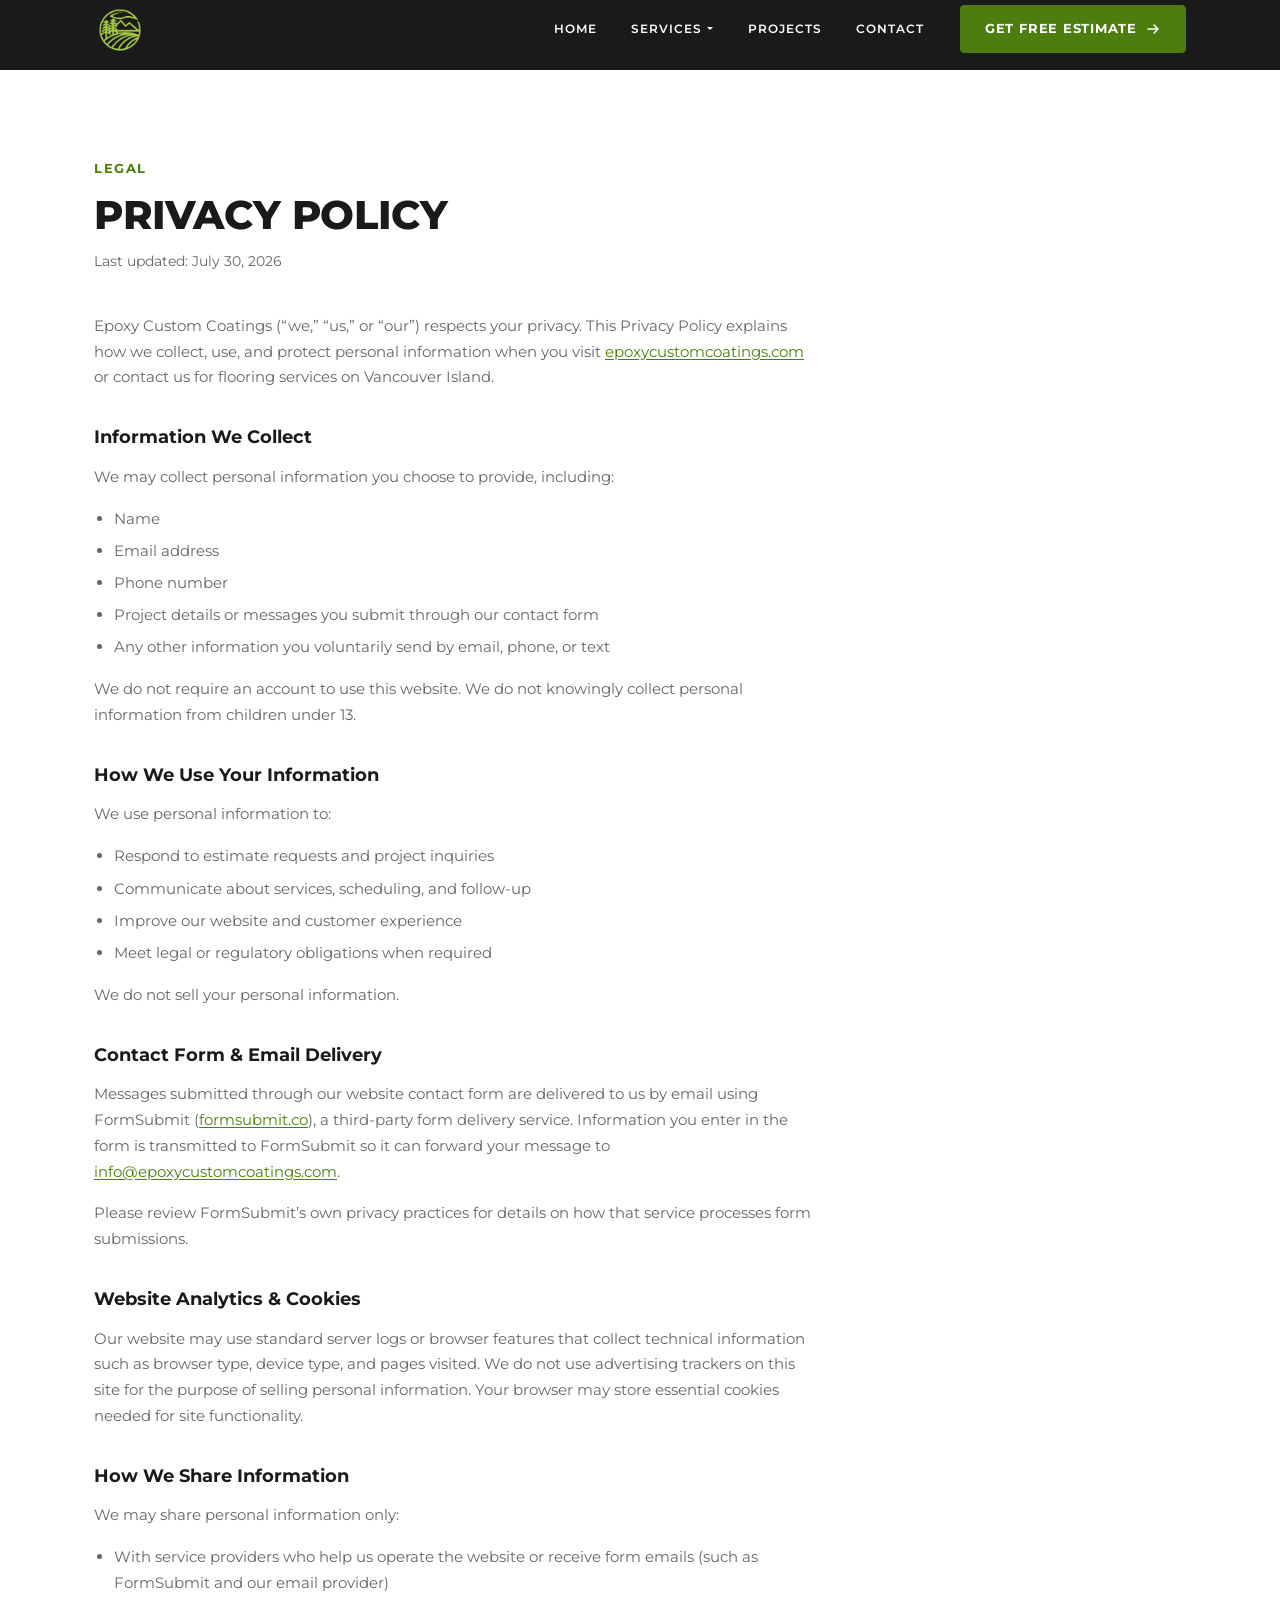
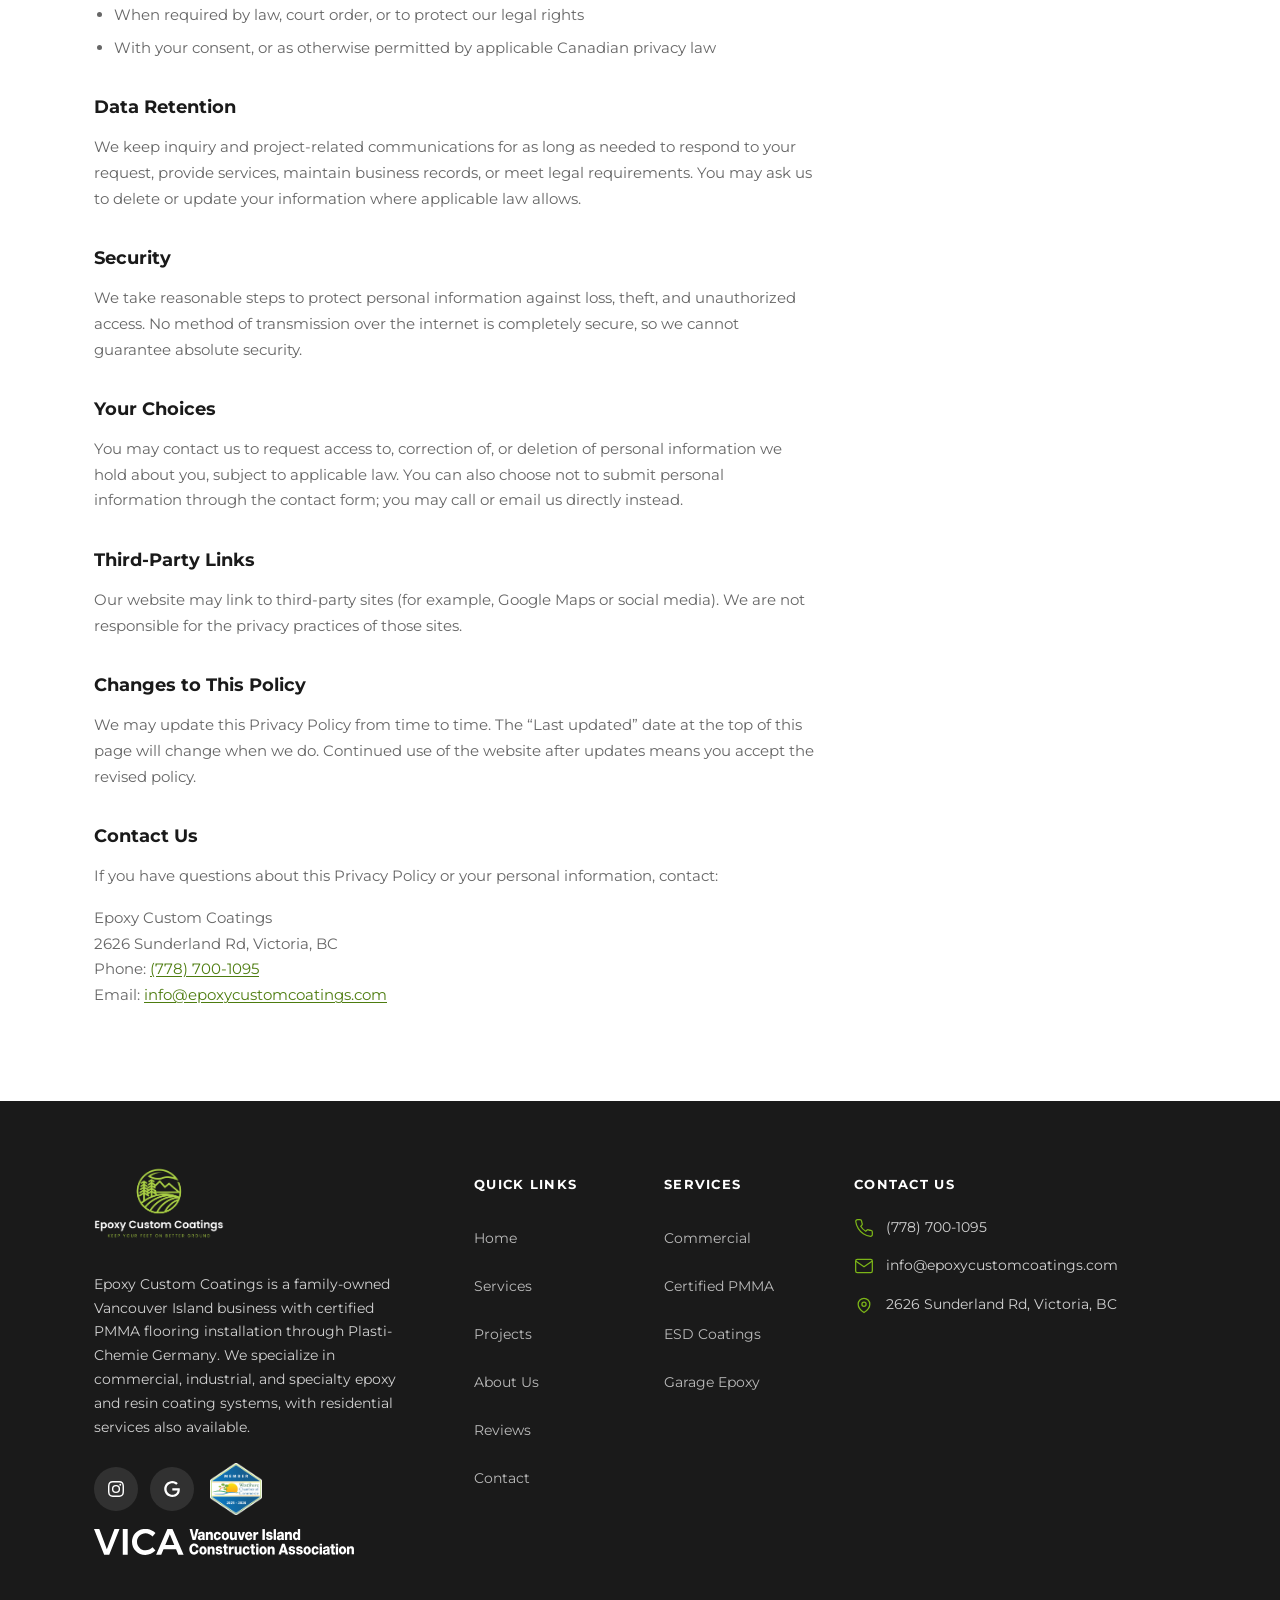
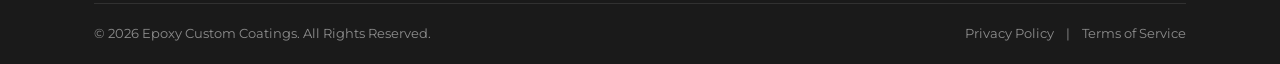
<file: privacy.html>
<!doctype html>
<html lang="en-CA">
<head>
    <meta charset="utf-8">
    <meta name="viewport" content="width=device-width, initial-scale=1">
    <title>Privacy Policy | Epoxy Custom Coatings</title>
    <meta name="description" content="Privacy Policy for Epoxy Custom Coatings. How we collect, use, and protect personal information from our website and contact form.">
    <meta name="robots" content="index, follow">
    <link rel="canonical" href="https://epoxycustomcoatings.com/privacy.html">
    <meta name="theme-color" content="#1a1a1a">
    <meta name="author" content="Epoxy Custom Coatings">
    <link rel="icon" href="images/logo2.png" type="image/png">
    <link rel="apple-touch-icon" href="images/logo2.png">
    <link rel="sitemap" type="application/xml" href="sitemap.xml">
    <meta property="og:type" content="website">
    <meta property="og:site_name" content="Epoxy Custom Coatings">
    <meta property="og:title" content="Privacy Policy | Epoxy Custom Coatings">
    <meta property="og:description" content="How Epoxy Custom Coatings collects, uses, and protects personal information.">
    <meta property="og:url" content="https://epoxycustomcoatings.com/privacy.html">
    <meta property="og:image" content="https://epoxycustomcoatings.com/images/logo.png">
    <meta property="og:locale" content="en_CA">
    <link rel="preconnect" href="https://fonts.googleapis.com">
    <link rel="preconnect" href="https://fonts.gstatic.com" crossorigin>
    <link href="https://fonts.googleapis.com/css2?family=Montserrat:wght@400;600;700;800&display=swap" rel="stylesheet">
    <link rel="stylesheet" href="css/layout.css?v=20260812e">
    <link rel="stylesheet" href="css/style.css?v=20261016c">
</head>
<body>
    <a class="skip-link" href="#main-content">Skip to main content</a>

    <nav class="navbar navbar-expand-lg site-nav sticky-top" aria-label="Main navigation">
        <div class="container">
            <a class="navbar-brand" href="index.html">
                <img src="images/logo2.png" alt="Epoxy Custom Coatings" width="1023" height="961" decoding="async">
            </a>
            <button class="navbar-toggler" type="button" aria-controls="navbarNav" aria-expanded="false" aria-label="Toggle navigation">
                <span class="navbar-toggler-icon"></span>
            </button>
            <div class="collapse navbar-collapse nav-collapse-panel" id="navbarNav">
                <ul class="navbar-nav ms-lg-auto align-items-lg-center">
                    <li class="nav-item"><a class="nav-link" href="index.html">Home</a></li>
                    <li class="nav-item dropdown">
                        <a class="nav-link dropdown-toggle" href="services.html" role="button" aria-expanded="false">Services</a>
                        <ul class="dropdown-menu dropdown-menu-dark">
                            <li><a class="dropdown-item" href="services.html#what-we-offer">What We Offer</a></li>
                            <li><a class="dropdown-item" href="services.html#commercial">Commercial &amp; Industrial</a></li>
                            <li><a class="dropdown-item" href="services.html#pmma">Certified PMMA</a></li>
                            <li><a class="dropdown-item" href="services.html#esd">ESD Coatings</a></li>
                            <li><a class="dropdown-item" href="services.html#residential">Residential</a></li>
                            <li><a class="dropdown-item" href="services.html#coatings">Coating Systems</a></li>
                        </ul>
                    </li>
                    <li class="nav-item"><a class="nav-link" href="projects.html">Projects</a></li>
                    <li class="nav-item"><a class="nav-link" href="contact.html">Contact</a></li>
                </ul>
                <a class="btn btn-primary btn-cta nav-cta-btn" href="contact.html">
                    Get Free Estimate
                    <svg width="16" height="16" viewBox="0 0 16 16" fill="none" aria-hidden="true"><path d="M3 8h10M9 4l4 4-4 4" stroke="currentColor" stroke-width="1.5" stroke-linecap="round" stroke-linejoin="round"/></svg>
                </a>
            </div>
        </div>
    </nav>

    <main id="main-content" class="legal-page">
        <div class="container">
            <header class="legal-header">
                <p class="section-label">Legal</p>
                <h1>Privacy Policy</h1>
                <p class="legal-updated">Last updated: July 30, 2026</p>
            </header>

            <article class="legal-prose">
                <p>Epoxy Custom Coatings (“we,” “us,” or “our”) respects your privacy. This Privacy Policy explains how we collect, use, and protect personal information when you visit <a href="https://epoxycustomcoatings.com/">epoxycustomcoatings.com</a> or contact us for flooring services on Vancouver Island.</p>

                <h2>Information We Collect</h2>
                <p>We may collect personal information you choose to provide, including:</p>
                <ul>
                    <li>Name</li>
                    <li>Email address</li>
                    <li>Phone number</li>
                    <li>Project details or messages you submit through our contact form</li>
                    <li>Any other information you voluntarily send by email, phone, or text</li>
                </ul>
                <p>We do not require an account to use this website. We do not knowingly collect personal information from children under 13.</p>

                <h2>How We Use Your Information</h2>
                <p>We use personal information to:</p>
                <ul>
                    <li>Respond to estimate requests and project inquiries</li>
                    <li>Communicate about services, scheduling, and follow-up</li>
                    <li>Improve our website and customer experience</li>
                    <li>Meet legal or regulatory obligations when required</li>
                </ul>
                <p>We do not sell your personal information.</p>

                <h2>Contact Form &amp; Email Delivery</h2>
                <p>Messages submitted through our website contact form are delivered to us by email using FormSubmit (<a href="https://formsubmit.co/" rel="noopener noreferrer" target="_blank">formsubmit.co</a>), a third-party form delivery service. Information you enter in the form is transmitted to FormSubmit so it can forward your message to <a href="mailto:info@epoxycustomcoatings.com">info@epoxycustomcoatings.com</a>.</p>
                <p>Please review FormSubmit’s own privacy practices for details on how that service processes form submissions.</p>

                <h2>Website Analytics &amp; Cookies</h2>
                <p>Our website may use standard server logs or browser features that collect technical information such as browser type, device type, and pages visited. We do not use advertising trackers on this site for the purpose of selling personal information. Your browser may store essential cookies needed for site functionality.</p>

                <h2>How We Share Information</h2>
                <p>We may share personal information only:</p>
                <ul>
                    <li>With service providers who help us operate the website or receive form emails (such as FormSubmit and our email provider)</li>
                    <li>When required by law, court order, or to protect our legal rights</li>
                    <li>With your consent, or as otherwise permitted by applicable Canadian privacy law</li>
                </ul>

                <h2>Data Retention</h2>
                <p>We keep inquiry and project-related communications for as long as needed to respond to your request, provide services, maintain business records, or meet legal requirements. You may ask us to delete or update your information where applicable law allows.</p>

                <h2>Security</h2>
                <p>We take reasonable steps to protect personal information against loss, theft, and unauthorized access. No method of transmission over the internet is completely secure, so we cannot guarantee absolute security.</p>

                <h2>Your Choices</h2>
                <p>You may contact us to request access to, correction of, or deletion of personal information we hold about you, subject to applicable law. You can also choose not to submit personal information through the contact form; you may call or email us directly instead.</p>

                <h2>Third-Party Links</h2>
                <p>Our website may link to third-party sites (for example, Google Maps or social media). We are not responsible for the privacy practices of those sites.</p>

                <h2>Changes to This Policy</h2>
                <p>We may update this Privacy Policy from time to time. The “Last updated” date at the top of this page will change when we do. Continued use of the website after updates means you accept the revised policy.</p>

                <h2>Contact Us</h2>
                <p>If you have questions about this Privacy Policy or your personal information, contact:</p>
                <p>
                    Epoxy Custom Coatings<br>
                    2626 Sunderland Rd, Victoria, BC<br>
                    Phone: <a href="tel:+17787001095">(778) 700-1095</a><br>
                    Email: <a href="mailto:info@epoxycustomcoatings.com">info@epoxycustomcoatings.com</a>
                </p>
            </article>
        </div>
    </main>

    <footer class="site-footer">
        <div class="container">
            <div class="row g-4 g-lg-5">
                <div class="col-lg-4">
                    <a class="footer-brand" href="index.html">
                        <img src="images/logo.png" alt="Epoxy Custom Coatings" width="2404" height="1624" loading="lazy" decoding="async">
                    </a>
                    <p class="footer-desc">Epoxy Custom Coatings is a family-owned Vancouver Island business with certified PMMA flooring installation through Plasti-Chemie Germany. We specialize in commercial, industrial, and specialty epoxy and resin coating systems, with residential services also available.</p>
                    <div class="footer-affiliations">

                        <div class="footer-social">
<a href="https://www.instagram.com/epoxycustomcoatings/" target="_blank" rel="noopener noreferrer" aria-label="Instagram"><svg viewBox="0 0 24 24" fill="currentColor"><path d="M12 2.163c3.204 0 3.584.012 4.85.07 3.252.148 4.771 1.691 4.919 4.919.058 1.265.069 1.645.069 4.849 0 3.205-.012 3.584-.069 4.849-.149 3.225-1.664 4.771-4.919 4.919-1.266.058-1.644.07-4.85.07-3.204 0-3.584-.012-4.849-.07-3.26-.149-4.771-1.699-4.919-4.92-.058-1.265-.07-1.644-.07-4.849 0-3.204.013-3.583.07-4.849.149-3.227 1.664-4.771 4.919-4.919 1.266-.057 1.645-.069 4.849-.069zM12 0C8.741 0 8.333.014 7.053.072 2.695.272.273 2.69.073 7.052.014 8.333 0 8.741 0 12c0 3.259.014 3.668.072 4.948.2 4.358 2.618 6.78 6.98 6.98C8.333 23.986 8.741 24 12 24c3.259 0 3.668-.014 4.948-.072 4.354-.2 6.782-2.618 6.979-6.98.059-1.28.073-1.689.073-4.948 0-3.259-.014-3.667-.072-4.947-.196-4.354-2.617-6.78-6.979-6.98C15.668.014 15.259 0 12 0zm0 5.838a6.162 6.162 0 100 12.324 6.162 6.162 0 000-12.324zM12 16a4 4 0 110-8 4 4 0 010 8zm6.406-11.845a1.44 1.44 0 100 2.881 1.44 1.44 0 000-2.881z"/></svg></a>
                        <a href="https://www.google.com/maps/place/Epoxy+Custom+Coatings+Ltd./@48.4554519,-123.5012371,17z/data=!3m1!4b1!4m6!3m5!1s0x548f0d3ef1915555:0x48b0f200d65186d8!8m2!3d48.4554484!4d-123.4986622!16s%2Fg%2F11vz29y90_" target="_blank" rel="noopener noreferrer" aria-label="Google"><svg viewBox="0 0 24 24" fill="currentColor"><path d="M12.48 10.92v3.28h7.84c-.24 1.84-.853 3.187-1.787 4.133-1.147 1.147-2.933 2.4-6.053 2.4-4.827 0-8.6-3.893-8.6-8.72s3.773-8.72 8.6-8.72c2.6 0 4.507 1.027 5.907 2.347l2.307-2.307C18.747 1.44 16.133 0 12.48 0 5.867 0 .307 5.387.307 12s5.56 12 12.173 12c3.573 0 6.267-1.173 8.373-3.36 2.16-2.16 2.84-5.213 2.84-7.667 0-.76-.053-1.467-.173-2.053H12.48z"/></svg></a>

                        </div>

                        <a class="footer-chamber" href="https://westshore.bc.ca/" target="_blank" rel="noopener noreferrer">

                            <img src="images/ChamberofCommerce.png" alt="WestShore Chamber of Commerce Member 2025-2026" width="400" height="400" loading="lazy" decoding="async">

                        </a>
                        <a class="footer-member" href="https://www.vicabc.ca/" target="_blank" rel="noopener noreferrer">
                            <img src="images/vica-logo-white.svg" alt="Vancouver Island Construction Association member" width="993" height="99" loading="lazy" decoding="async">
                        </a>

                    </div>
                </div>
                <div class="col-6 col-lg-2">
                    <h2 class="footer-heading">Quick Links</h2>
                    <ul class="footer-links">
                        <li><a href="index.html">Home</a></li>
                        <li><a href="services.html">Services</a></li>
                        <li><a href="projects.html">Projects</a></li>
                        <li><a href="services.html#about">About Us</a></li>
                        <li><a href="index.html#reviews">Reviews</a></li>
                        <li><a href="contact.html">Contact</a></li>
                    </ul>
                </div>
                <div class="col-6 col-lg-2">
                    <h2 class="footer-heading">Services</h2>
                    <ul class="footer-links">
                        <li><a href="services.html#commercial">Commercial</a></li>
                        <li><a href="services.html#pmma">Certified PMMA</a></li>
                        <li><a href="services.html#esd">ESD Coatings</a></li>
                        <li><a href="services.html#residential">Garage Epoxy</a></li>
                    </ul>
                </div>
                <div class="col-lg-4">
                    <h2 class="footer-heading">Contact Us</h2>
                    <ul class="footer-contact">
                        <li>
                            <svg viewBox="0 0 24 24" fill="none" stroke="currentColor" stroke-width="1.5"><path d="M22 16.92v3a2 2 0 01-2.18 2 19.79 19.79 0 01-8.63-3.07 19.5 19.5 0 01-6-6 19.79 19.79 0 01-3.07-8.67A2 2 0 014.11 2h3a2 2 0 012 1.72c.127.96.361 1.903.7 2.81a2 2 0 01-.45 2.11L8.09 9.91a16 16 0 006 6l1.27-1.27a2 2 0 012.11-.45c.907.339 1.85.573 2.81.7A2 2 0 0122 16.92z"/></svg>
                            <a href="tel:+17787001095">(778) 700-1095</a>
                        </li>
                        <li>
                            <svg viewBox="0 0 24 24" fill="none" stroke="currentColor" stroke-width="1.5"><path d="M4 4h16c1.1 0 2 .9 2 2v12c0 1.1-.9 2-2 2H4c-1.1 0-2-.9-2-2V6c0-1.1.9-2 2-2z"/><path d="M22 6l-10 7L2 6"/></svg>
                            <a href="mailto:info@epoxycustomcoatings.com">info@epoxycustomcoatings.com</a>
                        </li>
                        <li>
                            <svg viewBox="0 0 24 24" fill="none" stroke="currentColor" stroke-width="1.5"><path d="M12 21s-7-4.5-7-10a7 7 0 1114 0c0 5.5-7 10-7 10z"/><circle cx="12" cy="11" r="2.5"/></svg>
                            <a href="https://maps.google.com/?q=2626+Sunderland+Rd,+Victoria,+BC" rel="noopener noreferrer">2626 Sunderland Rd, Victoria, BC</a>
                        </li>
                    </ul>
                </div>
            </div>
            <div class="footer-bottom">
                <p>&copy; 2026 Epoxy Custom Coatings. All Rights Reserved.</p>
                <div class="footer-legal">
                    <a href="privacy.html">Privacy Policy</a>
                    <span>|</span>
                    <a href="terms.html">Terms of Service</a>
                </div>
            </div>
        </div>
    </footer>

    <script src="js/nav.js?v=20260812e"></script>
</body>
</html>
</file>
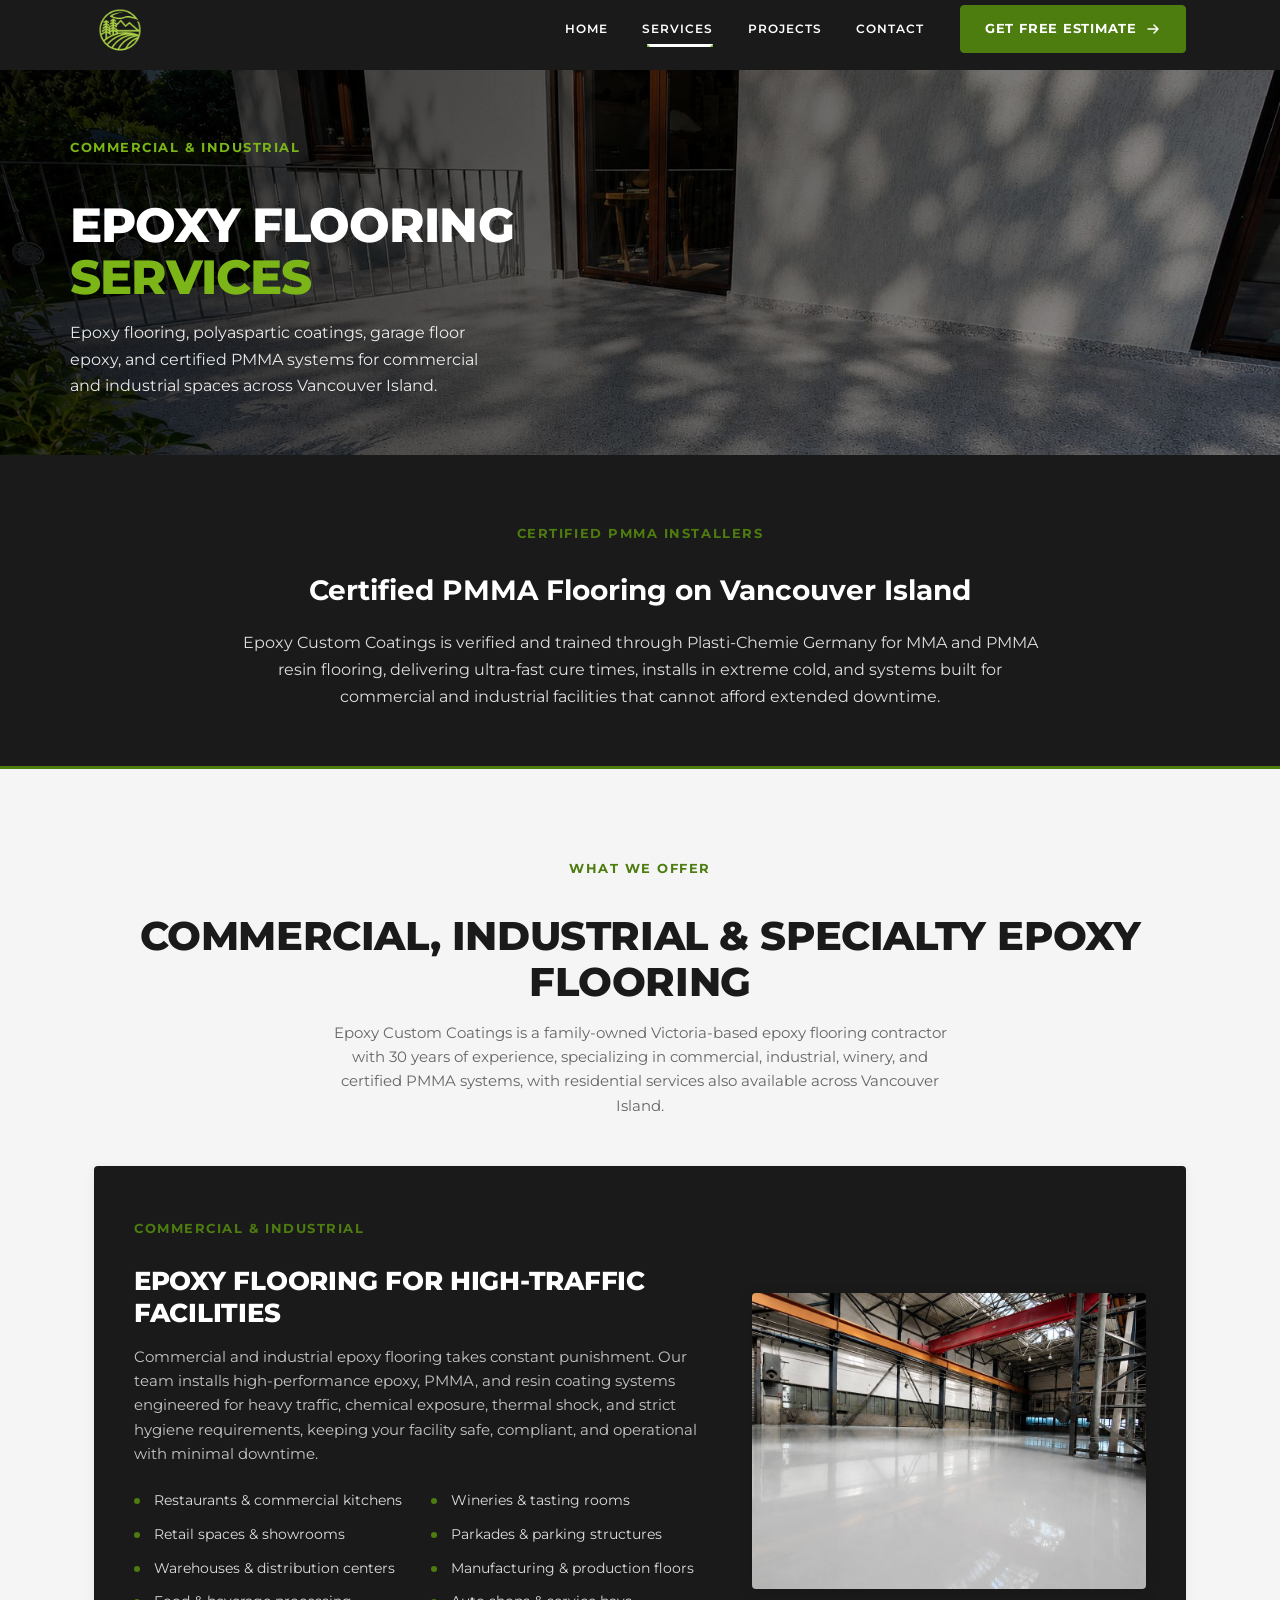
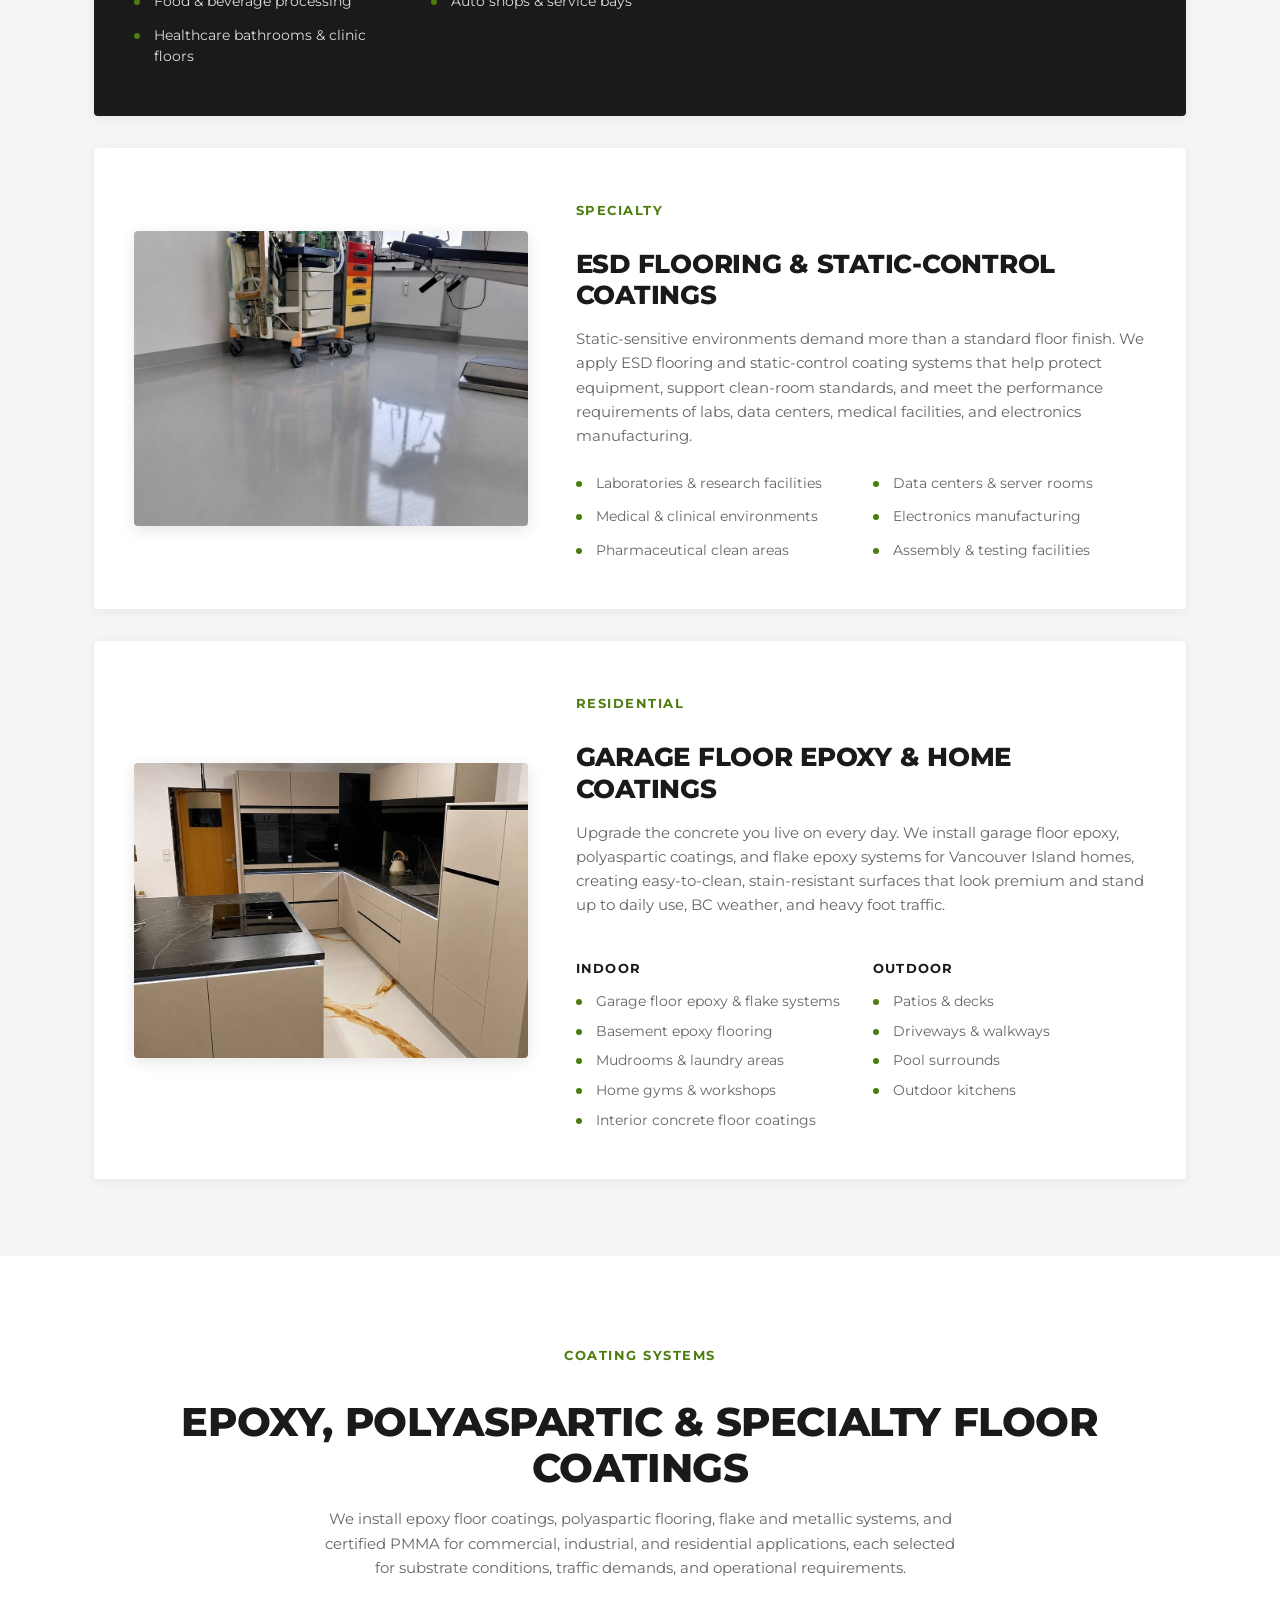
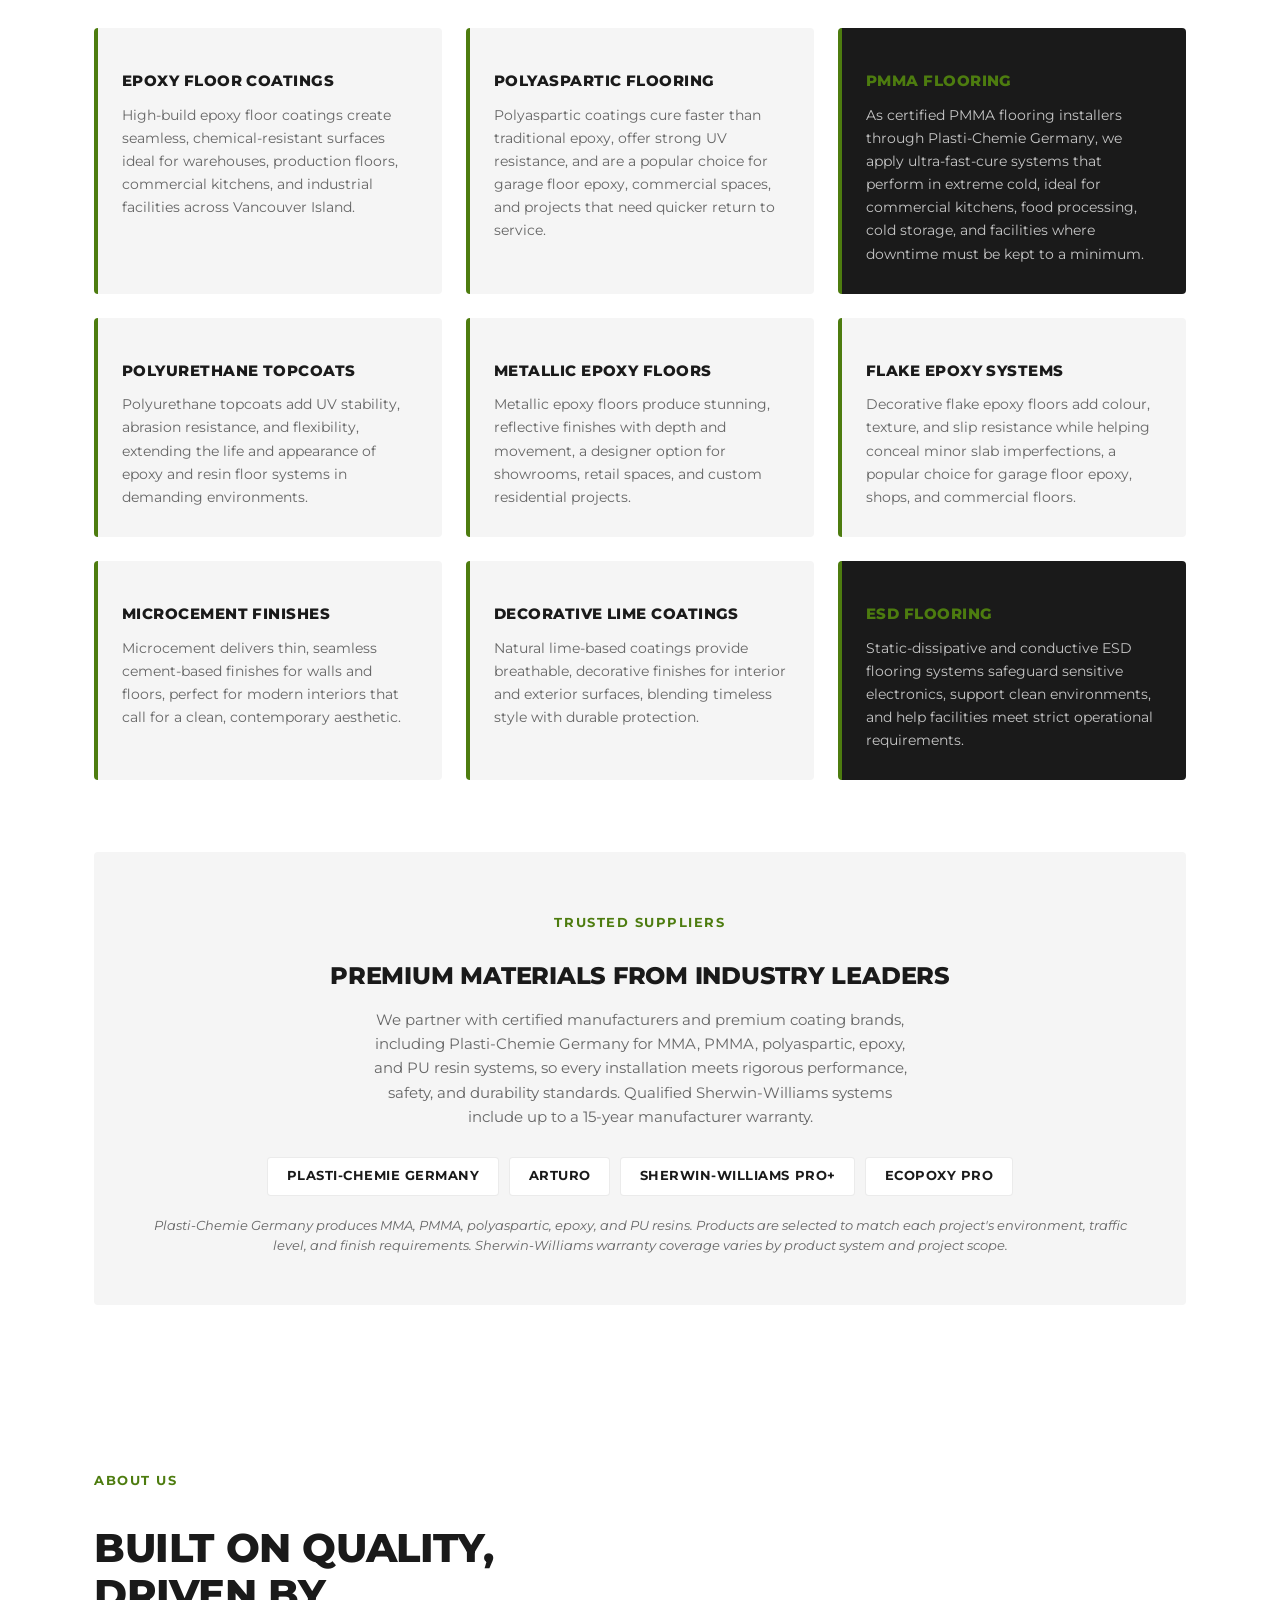
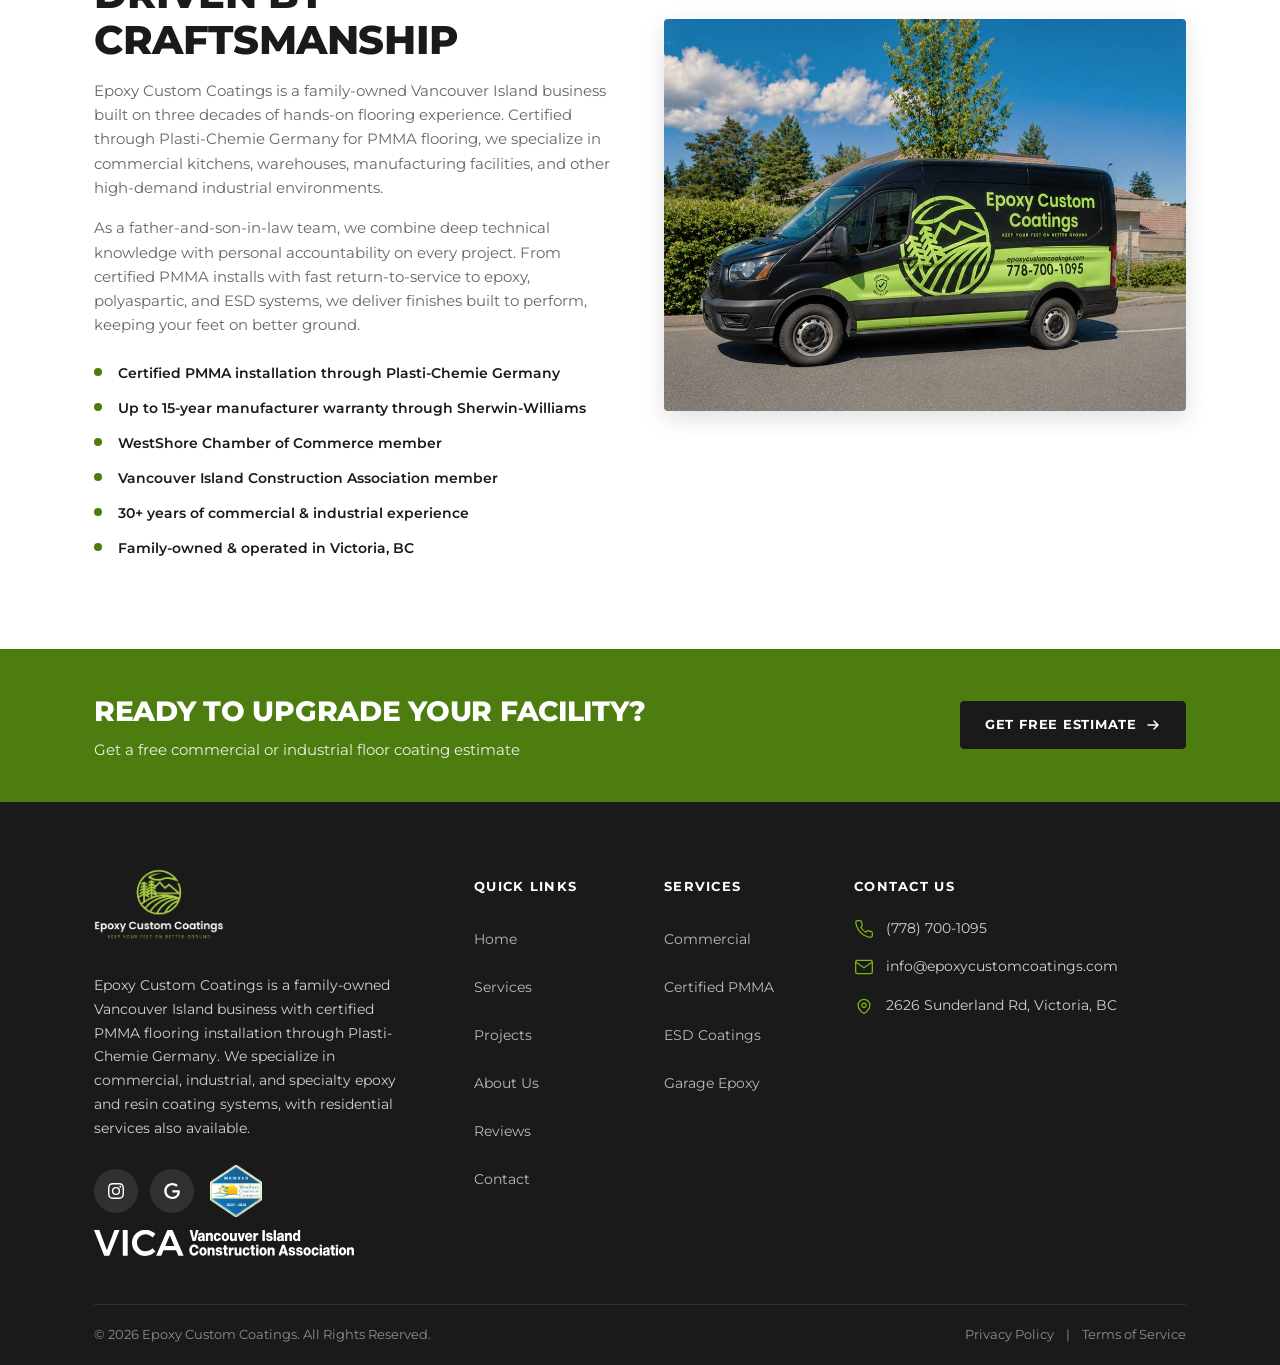
<file: services.html>
<!doctype html>
<html lang="en-CA">
<head>
    <meta charset="utf-8">
    <meta name="viewport" content="width=device-width, initial-scale=1">
    <title>Epoxy Flooring Services Victoria BC | Polyaspartic, PMMA &amp; Garage Epoxy</title>
    <meta name="description" content="Epoxy flooring, polyaspartic coatings, garage floor epoxy, metallic and flake systems, ESD flooring, and certified PMMA on Vancouver Island. Victoria BC. Call (778) 700-1095.">
    <meta name="robots" content="index, follow, max-image-preview:large">
    <link rel="canonical" href="https://epoxycustomcoatings.com/services.html">
    <meta name="theme-color" content="#1a1a1a">
    <meta name="author" content="Epoxy Custom Coatings">
    <meta name="geo.region" content="CA-BC">
    <meta name="geo.placename" content="Victoria, British Columbia">
    <link rel="icon" href="images/logo2.png" type="image/png">
    <link rel="apple-touch-icon" href="images/logo2.png">
    <link rel="sitemap" type="application/xml" href="sitemap.xml">
    <meta property="og:type" content="website">
    <meta property="og:site_name" content="Epoxy Custom Coatings">
    <meta property="og:title" content="Epoxy Flooring Services Victoria BC | Polyaspartic, PMMA &amp; Garage Epoxy">
    <meta property="og:description" content="Epoxy flooring, polyaspartic coatings, garage epoxy, flake systems, ESD flooring, and certified PMMA across Vancouver Island.">
    <meta property="og:url" content="https://epoxycustomcoatings.com/services.html">
    <meta property="og:image" content="https://epoxycustomcoatings.com/images/logo.png">
    <meta property="og:locale" content="en_CA">
    <meta name="twitter:card" content="summary_large_image">
    <meta name="twitter:title" content="Epoxy Flooring Services Victoria BC | Epoxy Custom Coatings">
    <meta name="twitter:description" content="Epoxy flooring, polyaspartic coatings, garage epoxy, and certified PMMA systems across Vancouver Island.">
    <meta name="twitter:image" content="https://epoxycustomcoatings.com/images/logo.png">
    <link rel="preconnect" href="https://fonts.googleapis.com">
    <link rel="preconnect" href="https://fonts.gstatic.com" crossorigin>
    <link rel="preload" as="image" href="images/servicesHero.jpg" fetchpriority="high">
    <link href="https://fonts.googleapis.com/css2?family=Montserrat:wght@400;600;700;800&display=swap" rel="stylesheet">
    <link rel="stylesheet" href="css/layout.css?v=20260812e">
    <link rel="stylesheet" href="css/style.css?v=20261016c">
</head>
<body>
    <a class="skip-link" href="#main-content">Skip to main content</a>

    <!-- NAVBAR -->
    <nav class="navbar navbar-expand-lg site-nav sticky-top" aria-label="Main navigation">
        <div class="container">
            <a class="navbar-brand" href="index.html">
                <img src="images/logo2.png" alt="Epoxy Custom Coatings" width="1023" height="961" decoding="async">
            </a>

            <button class="navbar-toggler" type="button" aria-controls="navbarNav" aria-expanded="false" aria-label="Toggle navigation">
                <span class="navbar-toggler-icon"></span>
            </button>

            <div class="collapse navbar-collapse nav-collapse-panel" id="navbarNav">
                <ul class="navbar-nav ms-lg-auto align-items-lg-center">
                    <li class="nav-item"><a class="nav-link" href="index.html">Home</a></li>
                    <li class="nav-item dropdown">
                        <a class="nav-link dropdown-toggle active" href="services.html" role="button" aria-expanded="false">Services</a>
                        <ul class="dropdown-menu dropdown-menu-dark">
                            <li><a class="dropdown-item" href="services.html#what-we-offer">What We Offer</a></li>
                            <li><a class="dropdown-item" href="services.html#commercial">Commercial &amp; Industrial</a></li>
                            <li><a class="dropdown-item" href="services.html#pmma">Certified PMMA</a></li>
                            <li><a class="dropdown-item" href="services.html#esd">ESD Coatings</a></li>
                            <li><a class="dropdown-item" href="services.html#residential">Residential</a></li>
                            <li><a class="dropdown-item" href="services.html#coatings">Coating Systems</a></li>
                        </ul>
                    </li>
                    <li class="nav-item"><a class="nav-link" href="projects.html">Projects</a></li>
                    <li class="nav-item"><a class="nav-link" href="contact.html">Contact</a></li>
                </ul>
                <a class="btn btn-primary btn-cta nav-cta-btn" href="contact.html">
                    Get Free Estimate
                    <svg width="16" height="16" viewBox="0 0 16 16" fill="none" aria-hidden="true"><path d="M3 8h10M9 4l4 4-4 4" stroke="currentColor" stroke-width="1.5" stroke-linecap="round" stroke-linejoin="round"/></svg>
                </a>
            </div>
        </div>
    </nav>

    <main id="main-content">
    <!-- HERO -->
    <section class="hero hero-page">
        <picture class="hero-media">
            <img src="images/servicesHero.jpg" alt="" width="1600" height="900" fetchpriority="high" loading="eager" decoding="async">
        </picture>
        <div class="hero-overlay"></div>
        <div class="container hero-inner">
            <div class="hero-copy hero-copy--page">
                <p class="section-label">Commercial &amp; Industrial</p>
                <h1 class="hero-page-title">Epoxy Flooring <span class="text-accent">Services</span></h1>
                <p class="hero-desc">Epoxy flooring, polyaspartic coatings, garage floor epoxy, and certified PMMA systems for commercial and industrial spaces across Vancouver Island.</p>
            </div>
        </div>
    </section>

    <!-- PMMA CERTIFICATION -->
    <section class="pmma-banner" id="pmma">
        <div class="container">
            <div class="pmma-banner-inner">
                <p class="section-label">Certified PMMA Installers</p>
                <h2 class="pmma-banner-title">Certified PMMA Flooring on Vancouver Island</h2>
                <p class="pmma-banner-desc">Epoxy Custom Coatings is verified and trained through Plasti-Chemie Germany for MMA and PMMA resin flooring, delivering ultra-fast cure times, installs in extreme cold, and systems built for commercial and industrial facilities that cannot afford extended downtime.</p>
            </div>
        </div>
    </section>

    <!-- WHAT WE OFFER -->
    <section class="offer-section" id="what-we-offer">
        <div class="container">
            <div class="section-header text-center">
                <p class="section-label">What We Offer</p>
                <h2 class="section-title">Commercial, Industrial &amp; Specialty Epoxy Flooring</h2>
                <p class="section-desc">Epoxy Custom Coatings is a family-owned Victoria-based epoxy flooring contractor with 30 years of experience, specializing in commercial, industrial, winery, and certified PMMA systems, with residential services also available across Vancouver Island.</p>
            </div>

            <!-- Commercial & Industrial -->
            <article class="offer-block offer-block--alt" id="commercial">
                <div class="row g-4 g-lg-5 align-items-center flex-lg-row-reverse">
                    <div class="col-lg-5">
                        <div class="offer-block-image">
                            <img src="images/warehouse.jpg" alt="Commercial and industrial epoxy floor coating" width="1000" height="1000" loading="lazy" decoding="async">
                        </div>
                    </div>
                    <div class="col-lg-7">
                        <p class="section-label">Commercial &amp; Industrial</p>
                        <h3 class="offer-block-title">Epoxy Flooring for High-Traffic Facilities</h3>
                        <p class="offer-block-desc">Commercial and industrial epoxy flooring takes constant punishment. Our team installs high-performance epoxy, PMMA, and resin coating systems engineered for heavy traffic, chemical exposure, thermal shock, and strict hygiene requirements, keeping your facility safe, compliant, and operational with minimal downtime.</p>
                        <ul class="offer-list offer-list--grid">
                            <li>Restaurants &amp; commercial kitchens</li>
                            <li>Wineries &amp; tasting rooms</li>
                            <li>Retail spaces &amp; showrooms</li>
                            <li>Parkades &amp; parking structures</li>
                            <li>Warehouses &amp; distribution centers</li>
                            <li>Manufacturing &amp; production floors</li>
                            <li>Food &amp; beverage processing</li>
                            <li>Auto shops &amp; service bays</li>
                            <li>Healthcare bathrooms &amp; clinic floors</li>
                        </ul>
                    </div>
                </div>
            </article>

            <!-- ESD -->
            <article class="offer-block" id="esd">
                <div class="row g-4 g-lg-5 align-items-center">
                    <div class="col-lg-5">
                        <div class="offer-block-image">
                            <img src="images/clinic.jpg" alt="ESD coating for data center" width="1000" height="1000" loading="lazy" decoding="async">
                        </div>
                    </div>
                    <div class="col-lg-7">
                        <p class="section-label">Specialty</p>
                        <h3 class="offer-block-title">ESD Flooring &amp; Static-Control Coatings</h3>
                        <p class="offer-block-desc">Static-sensitive environments demand more than a standard floor finish. We apply ESD flooring and static-control coating systems that help protect equipment, support clean-room standards, and meet the performance requirements of labs, data centers, medical facilities, and electronics manufacturing.</p>
                        <ul class="offer-list offer-list--grid">
                            <li>Laboratories &amp; research facilities</li>
                            <li>Data centers &amp; server rooms</li>
                            <li>Medical &amp; clinical environments</li>
                            <li>Electronics manufacturing</li>
                            <li>Pharmaceutical clean areas</li>
                            <li>Assembly &amp; testing facilities</li>
                        </ul>
                    </div>
                </div>
            </article>

            <!-- Residential -->
            <article class="offer-block" id="residential">
                <div class="row g-4 g-lg-5 align-items-center">
                    <div class="col-lg-5">
                        <div class="offer-block-image">
                            <img src="images/kitchen2.jpg" alt="Residential epoxy floor coating" width="1000" height="1000" loading="lazy" decoding="async">
                        </div>
                    </div>
                    <div class="col-lg-7">
                        <p class="section-label">Residential</p>
                        <h3 class="offer-block-title">Garage Floor Epoxy &amp; Home Coatings</h3>
                        <p class="offer-block-desc">Upgrade the concrete you live on every day. We install garage floor epoxy, polyaspartic coatings, and flake epoxy systems for Vancouver Island homes, creating easy-to-clean, stain-resistant surfaces that look premium and stand up to daily use, BC weather, and heavy foot traffic.</p>
                        <div class="row g-4">
                            <div class="col-sm-6">
                                <div class="offer-list-group">
                                    <h4>Indoor</h4>
                                    <ul class="offer-list">
                                        <li>Garage floor epoxy &amp; flake systems</li>
                                        <li>Basement epoxy flooring</li>
                                        <li>Mudrooms &amp; laundry areas</li>
                                        <li>Home gyms &amp; workshops</li>
                                        <li>Interior concrete floor coatings</li>
                                    </ul>
                                </div>
                            </div>
                            <div class="col-sm-6">
                                <div class="offer-list-group">
                                    <h4>Outdoor</h4>
                                    <ul class="offer-list">
                                        <li>Patios &amp; decks</li>
                                        <li>Driveways &amp; walkways</li>
                                        <li>Pool surrounds</li>
                                        <li>Outdoor kitchens</li>
                                    </ul>
                                </div>
                            </div>
                        </div>
                    </div>
                </div>
            </article>
        </div>
    </section>

    <!-- COATING SYSTEMS -->
    <section class="coatings-section" id="coatings">
        <div class="container">
            <div class="section-header text-center">
                <p class="section-label">Coating Systems</p>
                <h2 class="section-title">Epoxy, Polyaspartic &amp; Specialty Floor Coatings</h2>
                <p class="section-desc">We install epoxy floor coatings, polyaspartic flooring, flake and metallic systems, and certified PMMA for commercial, industrial, and residential applications, each selected for substrate conditions, traffic demands, and operational requirements.</p>
            </div>

            <div class="row g-4">
                <div class="col-md-6 col-lg-4">
                    <article class="coating-card">
                        <h3>Epoxy Floor Coatings</h3>
                        <p>High-build epoxy floor coatings create seamless, chemical-resistant surfaces ideal for warehouses, production floors, commercial kitchens, and industrial facilities across Vancouver Island.</p>
                    </article>
                </div>
                <div class="col-md-6 col-lg-4">
                    <article class="coating-card">
                        <h3>Polyaspartic Flooring</h3>
                        <p>Polyaspartic coatings cure faster than traditional epoxy, offer strong UV resistance, and are a popular choice for garage floor epoxy, commercial spaces, and projects that need quicker return to service.</p>
                    </article>
                </div>
                <div class="col-md-6 col-lg-4">
                    <article class="coating-card coating-card--accent" id="pmma-coatings">
                        <h3>PMMA Flooring</h3>
                        <p>As certified PMMA flooring installers through Plasti-Chemie Germany, we apply ultra-fast-cure systems that perform in extreme cold, ideal for commercial kitchens, food processing, cold storage, and facilities where downtime must be kept to a minimum.</p>
                    </article>
                </div>
                <div class="col-md-6 col-lg-4">
                    <article class="coating-card">
                        <h3>Polyurethane Topcoats</h3>
                        <p>Polyurethane topcoats add UV stability, abrasion resistance, and flexibility, extending the life and appearance of epoxy and resin floor systems in demanding environments.</p>
                    </article>
                </div>
                <div class="col-md-6 col-lg-4">
                    <article class="coating-card">
                        <h3>Metallic Epoxy Floors</h3>
                        <p>Metallic epoxy floors produce stunning, reflective finishes with depth and movement, a designer option for showrooms, retail spaces, and custom residential projects.</p>
                    </article>
                </div>
                <div class="col-md-6 col-lg-4">
                    <article class="coating-card">
                        <h3>Flake Epoxy Systems</h3>
                        <p>Decorative flake epoxy floors add colour, texture, and slip resistance while helping conceal minor slab imperfections, a popular choice for garage floor epoxy, shops, and commercial floors.</p>
                    </article>
                </div>
                <div class="col-md-6 col-lg-4">
                    <article class="coating-card">
                        <h3>Microcement Finishes</h3>
                        <p>Microcement delivers thin, seamless cement-based finishes for walls and floors, perfect for modern interiors that call for a clean, contemporary aesthetic.</p>
                    </article>
                </div>
                <div class="col-md-6 col-lg-4">
                    <article class="coating-card">
                        <h3>Decorative Lime Coatings</h3>
                        <p>Natural lime-based coatings provide breathable, decorative finishes for interior and exterior surfaces, blending timeless style with durable protection.</p>
                    </article>
                </div>
                <div class="col-md-6 col-lg-4">
                    <article class="coating-card coating-card--accent">
                        <h3>ESD Flooring</h3>
                        <p>Static-dissipative and conductive ESD flooring systems safeguard sensitive electronics, support clean environments, and help facilities meet strict operational requirements.</p>
                    </article>
                </div>
            </div>

            <div class="suppliers-block">
                <p class="section-label text-center">Trusted Suppliers</p>
                <h3 class="suppliers-title">Premium Materials from Industry Leaders</h3>
                <p class="suppliers-desc">We partner with certified manufacturers and premium coating brands, including Plasti-Chemie Germany for MMA, PMMA, polyaspartic, epoxy, and PU resin systems, so every installation meets rigorous performance, safety, and durability standards. Qualified Sherwin-Williams systems include up to a 15-year manufacturer warranty.</p>
                <div class="suppliers-list">
                    <span class="supplier-pill">Plasti-Chemie Germany</span>
                    <span class="supplier-pill">Arturo</span>
                    <span class="supplier-pill">Sherwin-Williams Pro+</span>
                    <span class="supplier-pill">EcoPoxy Pro</span>
                </div>
                <p class="suppliers-note">Plasti-Chemie Germany produces MMA, PMMA, polyaspartic, epoxy, and PU resins. Products are selected to match each project's environment, traffic level, and finish requirements. Sherwin-Williams warranty coverage varies by product system and project scope.</p>
            </div>
        </div>
    </section>

    <!-- ABOUT US -->
    <section class="about-section" id="about">
        <div class="container">
            <div class="row align-items-center g-4 g-lg-5">
                <div class="col-lg-6">
                    <p class="section-label">About Us</p>
                    <h2 class="section-title">Built on Quality, Driven by Craftsmanship</h2>
                    <p class="about-text">Epoxy Custom Coatings is a family-owned Vancouver Island business built on three decades of hands-on flooring experience. Certified through Plasti-Chemie Germany for PMMA flooring, we specialize in commercial kitchens, warehouses, manufacturing facilities, and other high-demand industrial environments.</p>
                    <p class="about-text">As a father-and-son-in-law team, we combine deep technical knowledge with personal accountability on every project. From certified PMMA installs with fast return-to-service to epoxy, polyaspartic, and ESD systems, we deliver finishes built to perform, keeping your feet on better ground.</p>
                    <ul class="about-list">
                        <li>Certified PMMA installation through Plasti-Chemie Germany</li>
                        <li>Up to 15-year manufacturer warranty through Sherwin-Williams</li>
                        <li>WestShore Chamber of Commerce member</li>
                        <li>Vancouver Island Construction Association member</li>
                        <li>30+ years of commercial &amp; industrial experience</li>
                        <li>Family-owned &amp; operated in Victoria, BC</li>
                    </ul>
                </div>
                <div class="col-lg-6">
                    <div class="about-image">
                        <img src="images/van.jpg" alt="Epoxy Custom Coatings work van" width="1000" height="750" loading="lazy" decoding="async">
                    </div>
                </div>
            </div>
        </div>
    </section>

    <!-- CTA -->
    <section class="cta-banner">
        <div class="container">
            <div class="cta-banner-inner">
                <div>
                    <h2>Ready to Upgrade Your Facility?</h2>
                    <p>Get a free commercial or industrial floor coating estimate</p>
                </div>
                <a class="btn btn-dark btn-cta" href="contact.html">
                    Get Free Estimate
                    <svg width="16" height="16" viewBox="0 0 16 16" fill="none" aria-hidden="true"><path d="M3 8h10M9 4l4 4-4 4" stroke="currentColor" stroke-width="1.5" stroke-linecap="round" stroke-linejoin="round"/></svg>
                </a>
            </div>
        </div>
    </section>
    </main>

    <!-- FOOTER -->
    <footer class="site-footer">
        <div class="container">
            <div class="row g-4 g-lg-5">
                <div class="col-lg-4">
                    <a class="footer-brand" href="index.html">
                        <img src="images/logo.png" alt="Epoxy Custom Coatings" width="2404" height="1624" loading="lazy" decoding="async">
                    </a>
                    <p class="footer-desc">Epoxy Custom Coatings is a family-owned Vancouver Island business with certified PMMA flooring installation through Plasti-Chemie Germany. We specialize in commercial, industrial, and specialty epoxy and resin coating systems, with residential services also available.</p>
                    <div class="footer-affiliations">

                        <div class="footer-social">
<a href="https://www.instagram.com/epoxycustomcoatings/" target="_blank" rel="noopener noreferrer" aria-label="Instagram"><svg viewBox="0 0 24 24" fill="currentColor"><path d="M12 2.163c3.204 0 3.584.012 4.85.07 3.252.148 4.771 1.691 4.919 4.919.058 1.265.069 1.645.069 4.849 0 3.205-.012 3.584-.069 4.849-.149 3.225-1.664 4.771-4.919 4.919-1.266.058-1.644.07-4.85.07-3.204 0-3.584-.012-4.849-.07-3.26-.149-4.771-1.699-4.919-4.92-.058-1.265-.07-1.644-.07-4.849 0-3.204.013-3.583.07-4.849.149-3.227 1.664-4.771 4.919-4.919 1.266-.057 1.645-.069 4.849-.069zM12 0C8.741 0 8.333.014 7.053.072 2.695.272.273 2.69.073 7.052.014 8.333 0 8.741 0 12c0 3.259.014 3.668.072 4.948.2 4.358 2.618 6.78 6.98 6.98C8.333 23.986 8.741 24 12 24c3.259 0 3.668-.014 4.948-.072 4.354-.2 6.782-2.618 6.979-6.98.059-1.28.073-1.689.073-4.948 0-3.259-.014-3.667-.072-4.947-.196-4.354-2.617-6.78-6.979-6.98C15.668.014 15.259 0 12 0zm0 5.838a6.162 6.162 0 100 12.324 6.162 6.162 0 000-12.324zM12 16a4 4 0 110-8 4 4 0 010 8zm6.406-11.845a1.44 1.44 0 100 2.881 1.44 1.44 0 000-2.881z"/></svg></a>
                        <a href="https://www.google.com/maps/place/Epoxy+Custom+Coatings+Ltd./@48.4554519,-123.5012371,17z/data=!3m1!4b1!4m6!3m5!1s0x548f0d3ef1915555:0x48b0f200d65186d8!8m2!3d48.4554484!4d-123.4986622!16s%2Fg%2F11vz29y90_" target="_blank" rel="noopener noreferrer" aria-label="Google"><svg viewBox="0 0 24 24" fill="currentColor"><path d="M12.48 10.92v3.28h7.84c-.24 1.84-.853 3.187-1.787 4.133-1.147 1.147-2.933 2.4-6.053 2.4-4.827 0-8.6-3.893-8.6-8.72s3.773-8.72 8.6-8.72c2.6 0 4.507 1.027 5.907 2.347l2.307-2.307C18.747 1.44 16.133 0 12.48 0 5.867 0 .307 5.387.307 12s5.56 12 12.173 12c3.573 0 6.267-1.173 8.373-3.36 2.16-2.16 2.84-5.213 2.84-7.667 0-.76-.053-1.467-.173-2.053H12.48z"/></svg></a>

                        </div>

                        <a class="footer-chamber" href="https://westshore.bc.ca/" target="_blank" rel="noopener noreferrer">

                            <img src="images/ChamberofCommerce.png" alt="WestShore Chamber of Commerce Member 2025-2026" width="400" height="400" loading="lazy" decoding="async">

                        </a>
                        <a class="footer-member" href="https://www.vicabc.ca/" target="_blank" rel="noopener noreferrer">
                            <img src="images/vica-logo-white.svg" alt="Vancouver Island Construction Association member" width="993" height="99" loading="lazy" decoding="async">
                        </a>

                    </div>
                </div>
                <div class="col-6 col-lg-2">
                    <h2 class="footer-heading">Quick Links</h2>
                    <ul class="footer-links">
                        <li><a href="index.html">Home</a></li>
                        <li><a href="services.html">Services</a></li>
                        <li><a href="projects.html">Projects</a></li>
                        <li><a href="services.html#about">About Us</a></li>
                        <li><a href="index.html#reviews">Reviews</a></li>
                        <li><a href="contact.html">Contact</a></li>
                    </ul>
                </div>
                <div class="col-6 col-lg-2">
                    <h2 class="footer-heading">Services</h2>
                    <ul class="footer-links">
                        <li><a href="services.html#commercial">Commercial</a></li>
                        <li><a href="services.html#pmma">Certified PMMA</a></li>
                        <li><a href="services.html#esd">ESD Coatings</a></li>
                        <li><a href="services.html#residential">Garage Epoxy</a></li>
                    </ul>
                </div>
                <div class="col-lg-4">
                    <h2 class="footer-heading">Contact Us</h2>
                    <ul class="footer-contact">
                        <li>
                            <svg viewBox="0 0 24 24" fill="none" stroke="currentColor" stroke-width="1.5"><path d="M22 16.92v3a2 2 0 01-2.18 2 19.79 19.79 0 01-8.63-3.07 19.5 19.5 0 01-6-6 19.79 19.79 0 01-3.07-8.67A2 2 0 014.11 2h3a2 2 0 012 1.72c.127.96.361 1.903.7 2.81a2 2 0 01-.45 2.11L8.09 9.91a16 16 0 006 6l1.27-1.27a2 2 0 012.11-.45c.907.339 1.85.573 2.81.7A2 2 0 0122 16.92z"/></svg>
                            <a href="tel:+17787001095">(778) 700-1095</a>
                        </li>
                        <li>
                            <svg viewBox="0 0 24 24" fill="none" stroke="currentColor" stroke-width="1.5"><path d="M4 4h16c1.1 0 2 .9 2 2v12c0 1.1-.9 2-2 2H4c-1.1 0-2-.9-2-2V6c0-1.1.9-2 2-2z"/><path d="M22 6l-10 7L2 6"/></svg>
                            <a href="mailto:info@epoxycustomcoatings.com">info@epoxycustomcoatings.com</a>
                        </li>
                        <li>
                            <svg viewBox="0 0 24 24" fill="none" stroke="currentColor" stroke-width="1.5"><path d="M12 21s-7-4.5-7-10a7 7 0 1114 0c0 5.5-7 10-7 10z"/><circle cx="12" cy="11" r="2.5"/></svg>
                            <a href="https://maps.google.com/?q=2626+Sunderland+Rd,+Victoria,+BC" rel="noopener noreferrer">2626 Sunderland Rd, Victoria, BC</a>
                        </li>
                    </ul>
                </div>
            </div>
            <div class="footer-bottom">
                <p>&copy; 2026 Epoxy Custom Coatings. All Rights Reserved.</p>
                <div class="footer-legal">
                    <a href="privacy.html">Privacy Policy</a>
                    <span>|</span>
                    <a href="terms.html">Terms of Service</a>
                </div>
            </div>
        </div>
    </footer>

    <script type="application/ld+json">
    {
        "@context": "https://schema.org",
        "@graph": [
            {
                "@type": "WebPage",
                "@id": "https://epoxycustomcoatings.com/services.html#webpage",
                "url": "https://epoxycustomcoatings.com/services.html",
                "name": "Epoxy Flooring Services Victoria BC | Epoxy Custom Coatings",
                "description": "Epoxy flooring services for residential, commercial, industrial, winery, and ESD environments across Vancouver Island.",
                "isPartOf": { "@id": "https://epoxycustomcoatings.com/#website" },
                "about": { "@id": "https://epoxycustomcoatings.com/#business" }
            },
            {
                "@type": "Service",
                "serviceType": "Residential Epoxy Flooring",
                "provider": { "@id": "https://epoxycustomcoatings.com/#business" },
                "areaServed": "Vancouver Island",
                "description": "Residential epoxy flooring and polyaspartic coatings for garages, basements, workshops, patios, and outdoor living spaces."
            },
            {
                "@type": "Service",
                "serviceType": "Commercial and Industrial Epoxy Flooring",
                "provider": { "@id": "https://epoxycustomcoatings.com/#business" },
                "areaServed": "Vancouver Island",
                "description": "Commercial and industrial epoxy flooring for warehouses, restaurants, wineries, retail, manufacturing, healthcare bathrooms, and clinic floors."
            },
            {
                "@type": "Service",
                "serviceType": "Winery Floor Coatings",
                "provider": { "@id": "https://epoxycustomcoatings.com/#business" },
                "areaServed": "Vancouver Island",
                "description": "Epoxy flooring and resin systems for wineries and tasting rooms across Vancouver Island."
            },
            {
                "@type": "Service",
                "serviceType": "Garage Floor Epoxy",
                "provider": { "@id": "https://epoxycustomcoatings.com/#business" },
                "areaServed": "Vancouver Island",
                "description": "Garage floor epoxy, flake epoxy systems, and polyaspartic coatings for residential garages and workshops across Vancouver Island."
            },
            {
                "@type": "Service",
                "serviceType": "Polyaspartic Flooring",
                "provider": { "@id": "https://epoxycustomcoatings.com/#business" },
                "areaServed": "Vancouver Island",
                "description": "Fast-cure polyaspartic flooring and coatings for residential and commercial projects that need durable finishes with quicker return to service."
            },
            {
                "@type": "Service",
                "serviceType": "Certified PMMA Flooring",
                "provider": { "@id": "https://epoxycustomcoatings.com/#business" },
                "areaServed": "Vancouver Island",
                "description": "Certified PMMA and MMA resin flooring through Plasti-Chemie Germany for fast-cure commercial and industrial installs, including cold environments and facilities that need minimal downtime."
            },
            {
                "@type": "Service",
                "serviceType": "ESD Flooring",
                "provider": { "@id": "https://epoxycustomcoatings.com/#business" },
                "areaServed": "Vancouver Island",
                "description": "ESD flooring and static-dissipative coatings for labs, data centers, medical facilities, and electronics manufacturing."
            },
            {
                "@type": "ItemList",
                "name": "Coating Systems",
                "itemListElement": [
                    { "@type": "ListItem", "position": 1, "name": "Epoxy Floor Coatings" },
                    { "@type": "ListItem", "position": 2, "name": "Polyaspartic Flooring" },
                    { "@type": "ListItem", "position": 3, "name": "PMMA Flooring" },
                    { "@type": "ListItem", "position": 4, "name": "Polyurethane Topcoats" },
                    { "@type": "ListItem", "position": 5, "name": "Metallic Epoxy Floors" },
                    { "@type": "ListItem", "position": 6, "name": "Flake Epoxy Systems" },
                    { "@type": "ListItem", "position": 7, "name": "Microcement Finishes" },
                    { "@type": "ListItem", "position": 8, "name": "Decorative Lime Coatings" },
                    { "@type": "ListItem", "position": 9, "name": "ESD Flooring" }
                ]
            },
            {
                "@type": ["LocalBusiness", "HomeAndConstructionBusiness"],
                "@id": "https://epoxycustomcoatings.com/#business",
                "name": "Epoxy Custom Coatings",
                "url": "https://epoxycustomcoatings.com/",
                "telephone": "+1-778-700-1095",
                "email": "info@epoxycustomcoatings.com",
                "address": {
                    "@type": "PostalAddress",
                    "streetAddress": "2626 Sunderland Rd",
                    "addressLocality": "Victoria",
                    "addressRegion": "BC",
                    "addressCountry": "CA"
                }
            },
            {
                "@type": "WebSite",
                "@id": "https://epoxycustomcoatings.com/#website",
                "url": "https://epoxycustomcoatings.com/",
                "name": "Epoxy Custom Coatings"
            }
        ]
    }
    </script>
    <script src="js/nav.js?v=20260812e"></script>
</body>
</html>
</file>
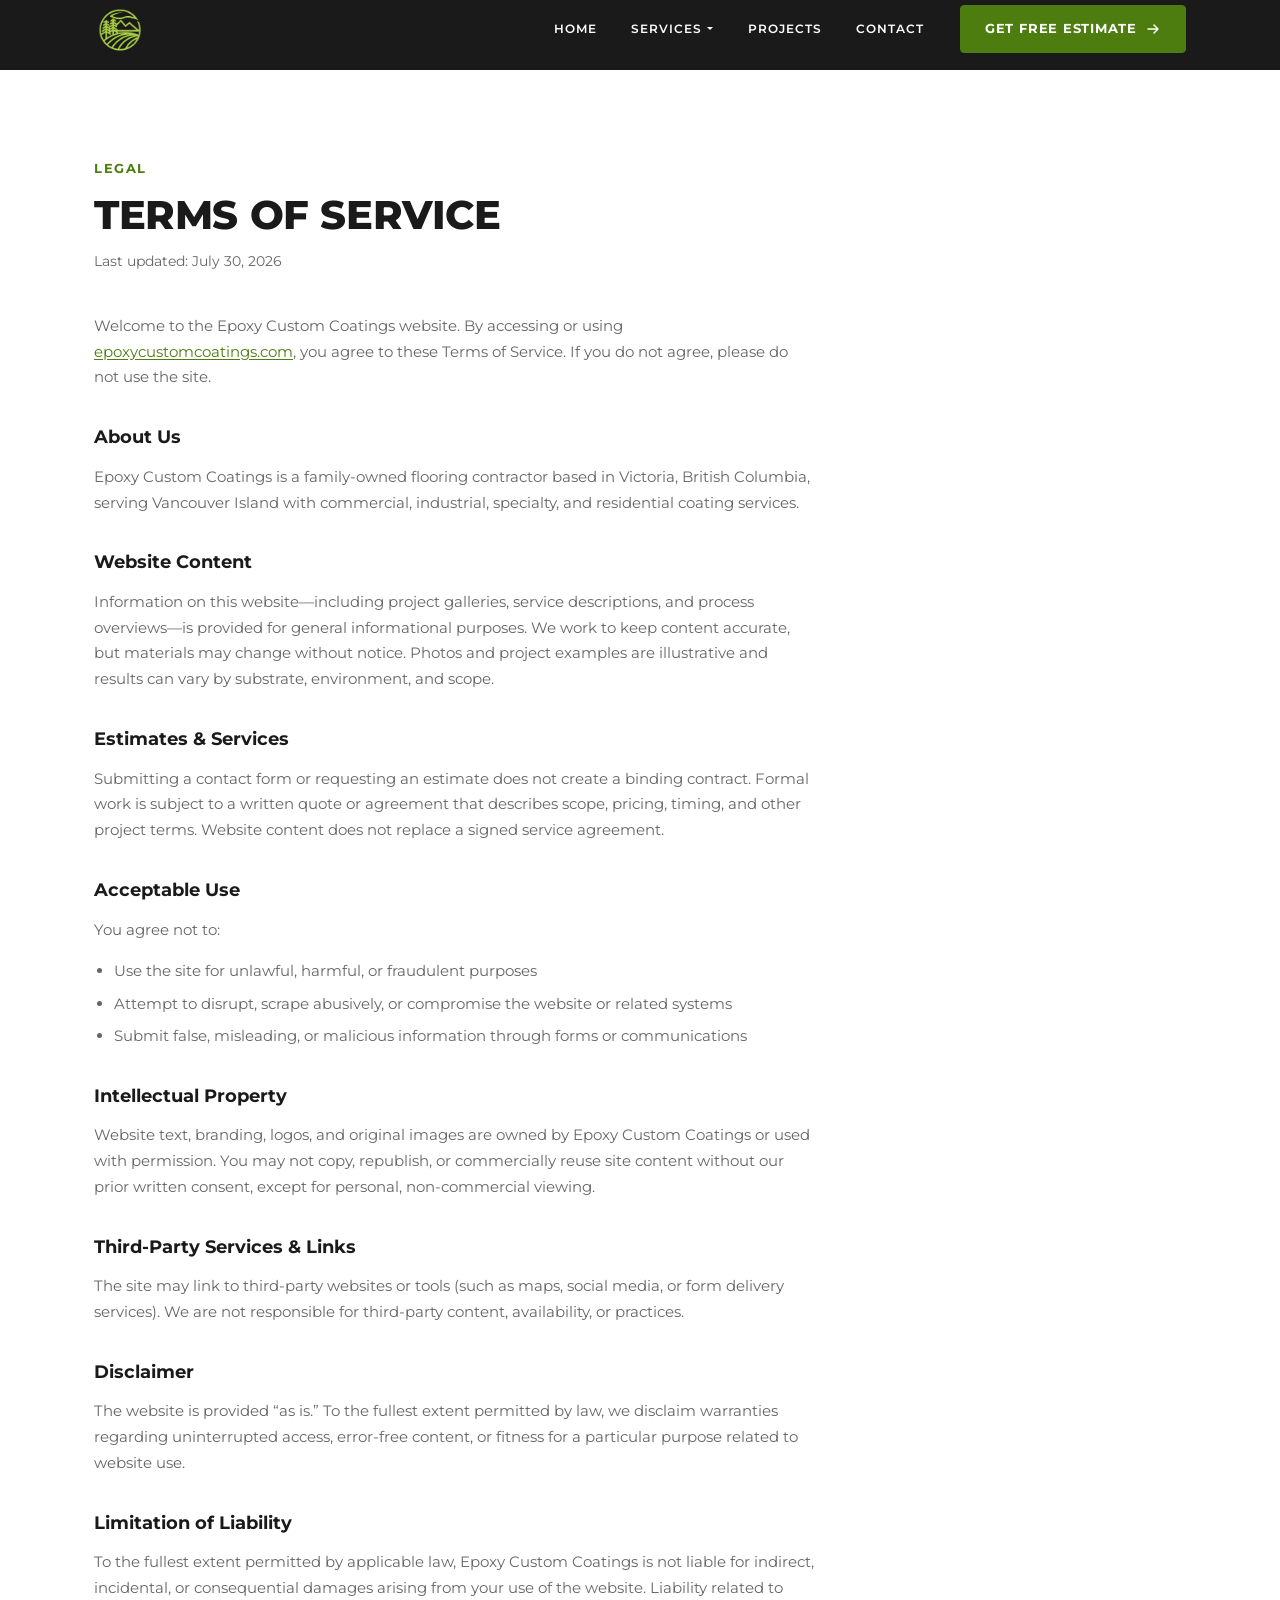
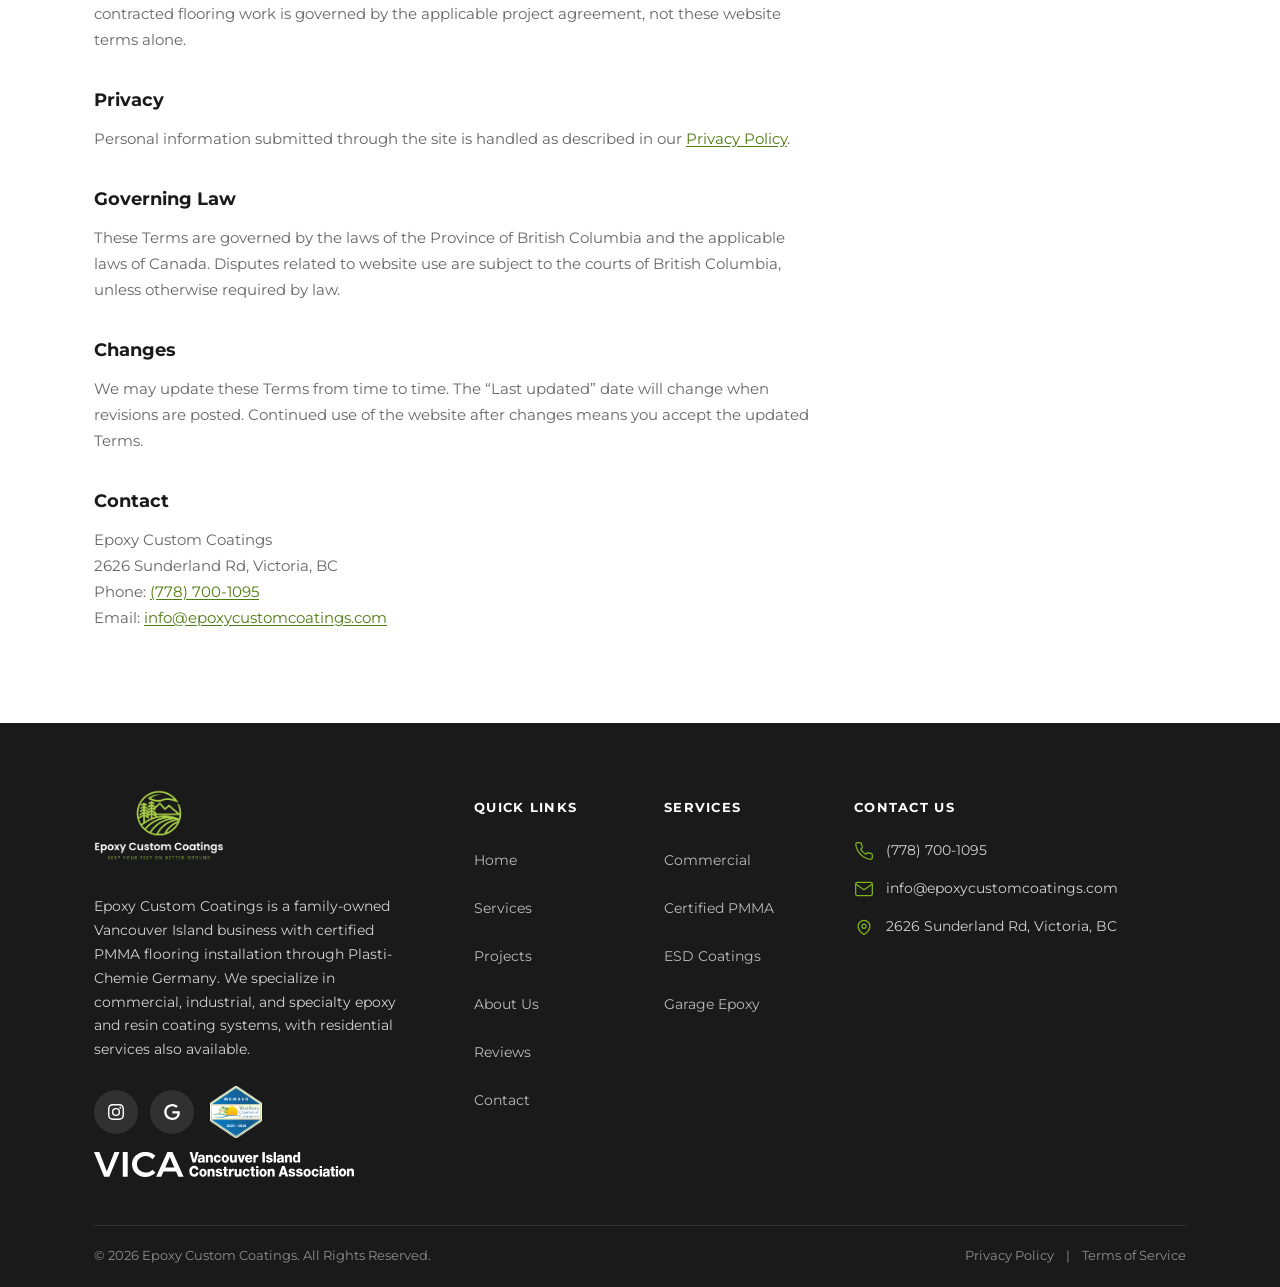
<file: terms.html>
<!doctype html>
<html lang="en-CA">
<head>
    <meta charset="utf-8">
    <meta name="viewport" content="width=device-width, initial-scale=1">
    <title>Terms of Service | Epoxy Custom Coatings</title>
    <meta name="description" content="Terms of Service for Epoxy Custom Coatings website use and general service information for Vancouver Island customers.">
    <meta name="robots" content="index, follow">
    <link rel="canonical" href="https://epoxycustomcoatings.com/terms.html">
    <meta name="theme-color" content="#1a1a1a">
    <meta name="author" content="Epoxy Custom Coatings">
    <link rel="icon" href="images/logo2.png" type="image/png">
    <link rel="apple-touch-icon" href="images/logo2.png">
    <link rel="sitemap" type="application/xml" href="sitemap.xml">
    <meta property="og:type" content="website">
    <meta property="og:site_name" content="Epoxy Custom Coatings">
    <meta property="og:title" content="Terms of Service | Epoxy Custom Coatings">
    <meta property="og:description" content="Terms of Service for using the Epoxy Custom Coatings website.">
    <meta property="og:url" content="https://epoxycustomcoatings.com/terms.html">
    <meta property="og:image" content="https://epoxycustomcoatings.com/images/logo.png">
    <meta property="og:locale" content="en_CA">
    <link rel="preconnect" href="https://fonts.googleapis.com">
    <link rel="preconnect" href="https://fonts.gstatic.com" crossorigin>
    <link href="https://fonts.googleapis.com/css2?family=Montserrat:wght@400;600;700;800&display=swap" rel="stylesheet">
    <link rel="stylesheet" href="css/layout.css?v=20260812e">
    <link rel="stylesheet" href="css/style.css?v=20261016c">
</head>
<body>
    <a class="skip-link" href="#main-content">Skip to main content</a>

    <nav class="navbar navbar-expand-lg site-nav sticky-top" aria-label="Main navigation">
        <div class="container">
            <a class="navbar-brand" href="index.html">
                <img src="images/logo2.png" alt="Epoxy Custom Coatings" width="1023" height="961" decoding="async">
            </a>
            <button class="navbar-toggler" type="button" aria-controls="navbarNav" aria-expanded="false" aria-label="Toggle navigation">
                <span class="navbar-toggler-icon"></span>
            </button>
            <div class="collapse navbar-collapse nav-collapse-panel" id="navbarNav">
                <ul class="navbar-nav ms-lg-auto align-items-lg-center">
                    <li class="nav-item"><a class="nav-link" href="index.html">Home</a></li>
                    <li class="nav-item dropdown">
                        <a class="nav-link dropdown-toggle" href="services.html" role="button" aria-expanded="false">Services</a>
                        <ul class="dropdown-menu dropdown-menu-dark">
                            <li><a class="dropdown-item" href="services.html#what-we-offer">What We Offer</a></li>
                            <li><a class="dropdown-item" href="services.html#commercial">Commercial &amp; Industrial</a></li>
                            <li><a class="dropdown-item" href="services.html#pmma">Certified PMMA</a></li>
                            <li><a class="dropdown-item" href="services.html#esd">ESD Coatings</a></li>
                            <li><a class="dropdown-item" href="services.html#residential">Residential</a></li>
                            <li><a class="dropdown-item" href="services.html#coatings">Coating Systems</a></li>
                        </ul>
                    </li>
                    <li class="nav-item"><a class="nav-link" href="projects.html">Projects</a></li>
                    <li class="nav-item"><a class="nav-link" href="contact.html">Contact</a></li>
                </ul>
                <a class="btn btn-primary btn-cta nav-cta-btn" href="contact.html">
                    Get Free Estimate
                    <svg width="16" height="16" viewBox="0 0 16 16" fill="none" aria-hidden="true"><path d="M3 8h10M9 4l4 4-4 4" stroke="currentColor" stroke-width="1.5" stroke-linecap="round" stroke-linejoin="round"/></svg>
                </a>
            </div>
        </div>
    </nav>

    <main id="main-content" class="legal-page">
        <div class="container">
            <header class="legal-header">
                <p class="section-label">Legal</p>
                <h1>Terms of Service</h1>
                <p class="legal-updated">Last updated: July 30, 2026</p>
            </header>

            <article class="legal-prose">
                <p>Welcome to the Epoxy Custom Coatings website. By accessing or using <a href="https://epoxycustomcoatings.com/">epoxycustomcoatings.com</a>, you agree to these Terms of Service. If you do not agree, please do not use the site.</p>

                <h2>About Us</h2>
                <p>Epoxy Custom Coatings is a family-owned flooring contractor based in Victoria, British Columbia, serving Vancouver Island with commercial, industrial, specialty, and residential coating services.</p>

                <h2>Website Content</h2>
                <p>Information on this website—including project galleries, service descriptions, and process overviews—is provided for general informational purposes. We work to keep content accurate, but materials may change without notice. Photos and project examples are illustrative and results can vary by substrate, environment, and scope.</p>

                <h2>Estimates &amp; Services</h2>
                <p>Submitting a contact form or requesting an estimate does not create a binding contract. Formal work is subject to a written quote or agreement that describes scope, pricing, timing, and other project terms. Website content does not replace a signed service agreement.</p>

                <h2>Acceptable Use</h2>
                <p>You agree not to:</p>
                <ul>
                    <li>Use the site for unlawful, harmful, or fraudulent purposes</li>
                    <li>Attempt to disrupt, scrape abusively, or compromise the website or related systems</li>
                    <li>Submit false, misleading, or malicious information through forms or communications</li>
                </ul>

                <h2>Intellectual Property</h2>
                <p>Website text, branding, logos, and original images are owned by Epoxy Custom Coatings or used with permission. You may not copy, republish, or commercially reuse site content without our prior written consent, except for personal, non-commercial viewing.</p>

                <h2>Third-Party Services &amp; Links</h2>
                <p>The site may link to third-party websites or tools (such as maps, social media, or form delivery services). We are not responsible for third-party content, availability, or practices.</p>

                <h2>Disclaimer</h2>
                <p>The website is provided “as is.” To the fullest extent permitted by law, we disclaim warranties regarding uninterrupted access, error-free content, or fitness for a particular purpose related to website use.</p>

                <h2>Limitation of Liability</h2>
                <p>To the fullest extent permitted by applicable law, Epoxy Custom Coatings is not liable for indirect, incidental, or consequential damages arising from your use of the website. Liability related to contracted flooring work is governed by the applicable project agreement, not these website terms alone.</p>

                <h2>Privacy</h2>
                <p>Personal information submitted through the site is handled as described in our <a href="privacy.html">Privacy Policy</a>.</p>

                <h2>Governing Law</h2>
                <p>These Terms are governed by the laws of the Province of British Columbia and the applicable laws of Canada. Disputes related to website use are subject to the courts of British Columbia, unless otherwise required by law.</p>

                <h2>Changes</h2>
                <p>We may update these Terms from time to time. The “Last updated” date will change when revisions are posted. Continued use of the website after changes means you accept the updated Terms.</p>

                <h2>Contact</h2>
                <p>
                    Epoxy Custom Coatings<br>
                    2626 Sunderland Rd, Victoria, BC<br>
                    Phone: <a href="tel:+17787001095">(778) 700-1095</a><br>
                    Email: <a href="mailto:info@epoxycustomcoatings.com">info@epoxycustomcoatings.com</a>
                </p>
            </article>
        </div>
    </main>

    <footer class="site-footer">
        <div class="container">
            <div class="row g-4 g-lg-5">
                <div class="col-lg-4">
                    <a class="footer-brand" href="index.html">
                        <img src="images/logo.png" alt="Epoxy Custom Coatings" width="2404" height="1624" loading="lazy" decoding="async">
                    </a>
                    <p class="footer-desc">Epoxy Custom Coatings is a family-owned Vancouver Island business with certified PMMA flooring installation through Plasti-Chemie Germany. We specialize in commercial, industrial, and specialty epoxy and resin coating systems, with residential services also available.</p>
                    <div class="footer-affiliations">

                        <div class="footer-social">
<a href="https://www.instagram.com/epoxycustomcoatings/" target="_blank" rel="noopener noreferrer" aria-label="Instagram"><svg viewBox="0 0 24 24" fill="currentColor"><path d="M12 2.163c3.204 0 3.584.012 4.85.07 3.252.148 4.771 1.691 4.919 4.919.058 1.265.069 1.645.069 4.849 0 3.205-.012 3.584-.069 4.849-.149 3.225-1.664 4.771-4.919 4.919-1.266.058-1.644.07-4.85.07-3.204 0-3.584-.012-4.849-.07-3.26-.149-4.771-1.699-4.919-4.92-.058-1.265-.07-1.644-.07-4.849 0-3.204.013-3.583.07-4.849.149-3.227 1.664-4.771 4.919-4.919 1.266-.057 1.645-.069 4.849-.069zM12 0C8.741 0 8.333.014 7.053.072 2.695.272.273 2.69.073 7.052.014 8.333 0 8.741 0 12c0 3.259.014 3.668.072 4.948.2 4.358 2.618 6.78 6.98 6.98C8.333 23.986 8.741 24 12 24c3.259 0 3.668-.014 4.948-.072 4.354-.2 6.782-2.618 6.979-6.98.059-1.28.073-1.689.073-4.948 0-3.259-.014-3.667-.072-4.947-.196-4.354-2.617-6.78-6.979-6.98C15.668.014 15.259 0 12 0zm0 5.838a6.162 6.162 0 100 12.324 6.162 6.162 0 000-12.324zM12 16a4 4 0 110-8 4 4 0 010 8zm6.406-11.845a1.44 1.44 0 100 2.881 1.44 1.44 0 000-2.881z"/></svg></a>
                        <a href="https://www.google.com/maps/place/Epoxy+Custom+Coatings+Ltd./@48.4554519,-123.5012371,17z/data=!3m1!4b1!4m6!3m5!1s0x548f0d3ef1915555:0x48b0f200d65186d8!8m2!3d48.4554484!4d-123.4986622!16s%2Fg%2F11vz29y90_" target="_blank" rel="noopener noreferrer" aria-label="Google"><svg viewBox="0 0 24 24" fill="currentColor"><path d="M12.48 10.92v3.28h7.84c-.24 1.84-.853 3.187-1.787 4.133-1.147 1.147-2.933 2.4-6.053 2.4-4.827 0-8.6-3.893-8.6-8.72s3.773-8.72 8.6-8.72c2.6 0 4.507 1.027 5.907 2.347l2.307-2.307C18.747 1.44 16.133 0 12.48 0 5.867 0 .307 5.387.307 12s5.56 12 12.173 12c3.573 0 6.267-1.173 8.373-3.36 2.16-2.16 2.84-5.213 2.84-7.667 0-.76-.053-1.467-.173-2.053H12.48z"/></svg></a>

                        </div>

                        <a class="footer-chamber" href="https://westshore.bc.ca/" target="_blank" rel="noopener noreferrer">

                            <img src="images/ChamberofCommerce.png" alt="WestShore Chamber of Commerce Member 2025-2026" width="400" height="400" loading="lazy" decoding="async">

                        </a>
                        <a class="footer-member" href="https://www.vicabc.ca/" target="_blank" rel="noopener noreferrer">
                            <img src="images/vica-logo-white.svg" alt="Vancouver Island Construction Association member" width="993" height="99" loading="lazy" decoding="async">
                        </a>

                    </div>
                </div>
                <div class="col-6 col-lg-2">
                    <h2 class="footer-heading">Quick Links</h2>
                    <ul class="footer-links">
                        <li><a href="index.html">Home</a></li>
                        <li><a href="services.html">Services</a></li>
                        <li><a href="projects.html">Projects</a></li>
                        <li><a href="services.html#about">About Us</a></li>
                        <li><a href="index.html#reviews">Reviews</a></li>
                        <li><a href="contact.html">Contact</a></li>
                    </ul>
                </div>
                <div class="col-6 col-lg-2">
                    <h2 class="footer-heading">Services</h2>
                    <ul class="footer-links">
                        <li><a href="services.html#commercial">Commercial</a></li>
                        <li><a href="services.html#pmma">Certified PMMA</a></li>
                        <li><a href="services.html#esd">ESD Coatings</a></li>
                        <li><a href="services.html#residential">Garage Epoxy</a></li>
                    </ul>
                </div>
                <div class="col-lg-4">
                    <h2 class="footer-heading">Contact Us</h2>
                    <ul class="footer-contact">
                        <li>
                            <svg viewBox="0 0 24 24" fill="none" stroke="currentColor" stroke-width="1.5"><path d="M22 16.92v3a2 2 0 01-2.18 2 19.79 19.79 0 01-8.63-3.07 19.5 19.5 0 01-6-6 19.79 19.79 0 01-3.07-8.67A2 2 0 014.11 2h3a2 2 0 012 1.72c.127.96.361 1.903.7 2.81a2 2 0 01-.45 2.11L8.09 9.91a16 16 0 006 6l1.27-1.27a2 2 0 012.11-.45c.907.339 1.85.573 2.81.7A2 2 0 0122 16.92z"/></svg>
                            <a href="tel:+17787001095">(778) 700-1095</a>
                        </li>
                        <li>
                            <svg viewBox="0 0 24 24" fill="none" stroke="currentColor" stroke-width="1.5"><path d="M4 4h16c1.1 0 2 .9 2 2v12c0 1.1-.9 2-2 2H4c-1.1 0-2-.9-2-2V6c0-1.1.9-2 2-2z"/><path d="M22 6l-10 7L2 6"/></svg>
                            <a href="mailto:info@epoxycustomcoatings.com">info@epoxycustomcoatings.com</a>
                        </li>
                        <li>
                            <svg viewBox="0 0 24 24" fill="none" stroke="currentColor" stroke-width="1.5"><path d="M12 21s-7-4.5-7-10a7 7 0 1114 0c0 5.5-7 10-7 10z"/><circle cx="12" cy="11" r="2.5"/></svg>
                            <a href="https://maps.google.com/?q=2626+Sunderland+Rd,+Victoria,+BC" rel="noopener noreferrer">2626 Sunderland Rd, Victoria, BC</a>
                        </li>
                    </ul>
                </div>
            </div>
            <div class="footer-bottom">
                <p>&copy; 2026 Epoxy Custom Coatings. All Rights Reserved.</p>
                <div class="footer-legal">
                    <a href="privacy.html">Privacy Policy</a>
                    <span>|</span>
                    <a href="terms.html">Terms of Service</a>
                </div>
            </div>
        </div>
    </footer>

    <script src="js/nav.js?v=20260812e"></script>
</body>
</html>
</file>
<file: css/style.css>
/* VARIABLES */
:root {
    --color-green: #4d7c0f;
    --color-green-hover: #3f660c;
    --color-green-bright: #7cb518;
    --color-dark: #1a1a1a;
    --color-dark-alt: #111111;
    --color-white: #ffffff;
    --color-gray-100: #f5f5f5;
    --color-gray-400: #999999;
    --color-gray-600: #666666;
    --font-main: 'Montserrat', sans-serif;
    --nav-height: 72px;
    --transition: 0.25s ease;
    --section-y: clamp(3rem, 6vw, 5rem);
    --container-x: clamp(1rem, 4vw, 1.5rem);
    --touch-min: 44px;
}

/* GLOBAL */
html {
    scroll-behavior: smooth;
}

*,
*::before,
*::after {
    box-sizing: border-box;
}

body {
    font-family: var(--font-main);
    color: var(--color-dark);
    background: var(--color-white);
    margin: 0;
    line-height: 1.6;
    overflow-x: hidden;
}

.container {
    padding-left: var(--container-x);
    padding-right: var(--container-x);
}

img {
    max-width: 100%;
    height: auto;
    display: block;
}

a {
    text-decoration: none;
    color: inherit;
}

.text-accent {
    color: var(--color-green-bright);
}

.hero-page .text-accent,
.hero-home .text-accent {
    color: var(--color-green-bright);
}

/* TYPOGRAPHY */
.section-label {
    color: var(--color-green);
    font-size: 0.8rem;
    font-weight: 700;
    letter-spacing: 0.12em;
    text-transform: uppercase;
    margin-bottom: 0.75rem;
}

.section-title {
    font-size: clamp(1.75rem, 3.5vw, 2.5rem);
    font-weight: 800;
    text-transform: uppercase;
    letter-spacing: -0.01em;
    line-height: 1.15;
    margin-bottom: 1rem;
}

.section-title-light {
    font-size: clamp(1.75rem, 3.5vw, 2.25rem);
    font-weight: 800;
    text-transform: uppercase;
    letter-spacing: -0.01em;
    line-height: 1.15;
    color: var(--color-white);
    margin-bottom: 1rem;
}

.section-header {
    margin-bottom: clamp(2rem, 4vw, 3rem);
}

.section-desc {
    color: var(--color-gray-600);
    max-width: 640px;
    margin: 0 auto clamp(2rem, 4vw, 3rem);
    font-size: 0.95rem;
}

/* BUTTONS */
.btn-cta {
    display: inline-flex;
    align-items: center;
    justify-content: center;
    gap: 0.5rem;
    font-weight: 700;
    font-size: clamp(0.72rem, 1.5vw, 0.8rem);
    letter-spacing: 0.06em;
    text-transform: uppercase;
    padding: 0.85rem 1.5rem;
    min-height: 48px;
    border-radius: 4px;
    white-space: nowrap;
    transition: background var(--transition), border-color var(--transition), transform var(--transition);
}

.btn-ghost {
    font-weight: 700;
    font-size: clamp(0.72rem, 1.5vw, 0.8rem);
    letter-spacing: 0.06em;
    text-transform: uppercase;
    padding: 0.85rem 1.5rem;
    min-height: 48px;
    border-radius: 4px;
    border: 2px solid var(--color-white);
    color: var(--color-white);
    display: inline-flex;
    align-items: center;
    justify-content: center;
}

.btn-ghost:hover {
    background: var(--color-white);
    color: var(--color-dark);
    border-color: var(--color-white);
}

.link-arrow {
    display: inline-flex;
    align-items: center;
    gap: 0.35rem;
    min-height: var(--touch-min);
    padding: 0.65rem 0;
    color: var(--color-green);
    font-weight: 700;
    font-size: 0.8rem;
    letter-spacing: 0.06em;
    text-transform: uppercase;
    transition: gap var(--transition);
}

.link-arrow:hover {
    gap: 0.6rem;
    color: var(--color-green-hover);
}

/* NAVBAR */
.site-nav {
    background: var(--color-dark);
    padding: 0.65rem 0;
}

.site-nav .navbar-brand img {
    height: clamp(36px, 8vw, 48px);
    width: auto;
}

.site-nav .navbar-toggler {
    border-color: rgba(255, 255, 255, 0.3);
    padding: 0.55rem;
    min-width: var(--touch-min);
    min-height: var(--touch-min);
    display: inline-flex;
    align-items: center;
    justify-content: center;
}

@media (min-width: 992px) {
    .site-nav .navbar-toggler {
        display: none;
    }
}

.site-nav .navbar-toggler:focus {
    box-shadow: 0 0 0 0.2rem rgba(77, 124, 15, 0.35);
}

.site-nav .navbar-toggler-icon {
    width: 1.35em;
    height: 1.35em;
}

.site-nav .nav-link {
    color: var(--color-white) !important;
    font-size: 0.78rem;
    font-weight: 600;
    letter-spacing: 0.08em;
    text-transform: uppercase;
    padding: 0.75rem 1rem !important;
    min-height: var(--touch-min);
    display: inline-flex;
    align-items: center;
    position: relative;
    transition: color var(--transition);
}

.site-nav .nav-link:hover {
    color: var(--color-green-bright) !important;
}

.site-nav .nav-link.active::after {
    content: '';
    position: absolute;
    bottom: 0.25rem;
    left: 1rem;
    right: 1rem;
    height: 2px;
    background: var(--color-green-bright);
}

.site-nav .dropdown-menu {
    background: var(--color-dark-alt);
    border: 1px solid rgba(255, 255, 255, 0.1);
    border-radius: 4px;
    margin-top: 0.5rem;
}

.site-nav .dropdown-item {
    color: var(--color-white);
    font-size: 0.85rem;
    padding: 0.75rem 1.25rem;
    min-height: var(--touch-min);
    display: flex;
    align-items: center;
}

.site-nav .dropdown-item:hover {
    background: rgba(124, 181, 24, 0.15);
    color: var(--color-green-bright);
}

.site-nav .nav-cta-btn {
    margin-top: 0.75rem;
}

@media (max-width: 991.98px) {
    .site-nav .nav-collapse-panel {
        padding: 0.75rem 0 1.25rem;
        margin-top: 0.5rem;
        border-top: 1px solid rgba(255, 255, 255, 0.12);
    }

    .site-nav .navbar-nav {
        align-items: stretch !important;
        text-align: center;
        gap: 0.15rem;
    }

    .site-nav .nav-link {
        width: 100%;
        justify-content: center;
    }

    .site-nav .nav-link.active::after {
        left: 50%;
        right: auto;
        transform: translateX(-50%);
        width: 2.5rem;
    }

    .site-nav .dropdown-menu {
        text-align: center;
        border: none;
        background: rgba(255, 255, 255, 0.04);
        margin-top: 0;
    }

    .site-nav .nav-cta-btn {
        width: 100%;
        margin-top: 1rem;
    }
}

@media (min-width: 992px) {
    .site-nav {
        padding: 0.75rem 0;
    }

    .site-nav .nav-collapse-panel {
        justify-content: flex-end;
        gap: 0.25rem;
    }

    .site-nav .navbar-nav {
        gap: 0.15rem;
    }

    .site-nav .nav-cta-btn {
        margin-top: 0;
        margin-left: 1rem;
        flex-shrink: 0;
    }
}

/* HERO */
.hero {
    position: relative;
    display: flex;
    align-items: center;
    background-size: cover;
    background-position: center;
    overflow: hidden;
}

.hero-home {
    min-height: clamp(520px, 85vh, 900px);
}

.hero-media {
    position: absolute;
    inset: 0;
    z-index: 0;
    display: block;
}

.hero-media img {
    width: 100%;
    height: 100%;
    object-fit: cover;
    object-position: center;
}

.hero-page {
    min-height: clamp(280px, 42vh, 420px);
}

.hero-page .hero-overlay {
    background: linear-gradient(
        105deg,
        rgba(0, 0, 0, 0.84) 0%,
        rgba(0, 0, 0, 0.62) 50%,
        rgba(0, 0, 0, 0.4) 100%
    );
}

.hero-page .hero-inner {
    padding: clamp(2.5rem, 5vw, 3.5rem) 0;
}

.hero-copy--page {
    max-width: min(640px, 100%);
}

.hero-page-title {
    font-size: clamp(1.85rem, 4.5vw, 3rem);
    font-weight: 800;
    text-transform: uppercase;
    letter-spacing: -0.02em;
    line-height: 1.1;
    color: var(--color-white);
    margin-bottom: clamp(0.75rem, 2vw, 1rem);
}

.hero-page .hero-desc {
    margin-bottom: 0;
}

.hero-overlay {
    position: absolute;
    inset: 0;
    background: linear-gradient(
        105deg,
        rgba(0, 0, 0, 0.82) 0%,
        rgba(0, 0, 0, 0.55) 42%,
        rgba(0, 0, 0, 0.25) 100%
    );
}

.hero-inner {
    position: relative;
    z-index: 1;
    padding: clamp(2.5rem, 6vw, 4rem) 0;
}

.hero-copy {
    max-width: min(520px, 100%);
    color: var(--color-white);
}

.hero-title {
    font-size: clamp(1.4rem, 2.6vw + 0.25rem, 2.25rem);
    font-weight: 800;
    text-transform: uppercase;
    letter-spacing: -0.02em;
    line-height: 1.15;
    margin-bottom: clamp(0.75rem, 2vw, 1.1rem);
}

.hero-title-sub {
    display: block;
    margin-top: 0.4em;
    font-size: 0.72em;
    font-weight: 700;
    letter-spacing: 0.06em;
    opacity: 0.92;
}

.hero-desc {
    font-size: clamp(0.9rem, 1.8vw, 1rem);
    opacity: 0.9;
    margin-bottom: clamp(1.5rem, 4vw, 2rem);
    max-width: 420px;
    line-height: 1.65;
}

.hero-actions {
    display: flex;
    flex-wrap: wrap;
    gap: 0.85rem;
}

/* TRUST BAR */
.trust-bar {
    background: var(--color-dark);
    padding: clamp(2rem, 4vw, 2.5rem) 0;
}

.trust-grid {
    --bs-gutter-y: 1.75rem;
}

.trust-item {
    display: flex;
    align-items: center;
    gap: clamp(0.75rem, 2vw, 1rem);
    height: 100%;
}

.trust-icon {
    flex-shrink: 0;
    display: flex;
    align-items: center;
    justify-content: center;
    width: clamp(36px, 7.5vw, 44px);
    height: clamp(36px, 7.5vw, 44px);
    color: var(--color-green-bright);
}

.trust-icon svg {
    width: 100%;
    height: 100%;
}

.trust-item strong {
    display: block;
    color: var(--color-white);
    font-size: clamp(0.65rem, 1.4vw, 0.72rem);
    font-weight: 700;
    letter-spacing: 0.06em;
    text-transform: uppercase;
    line-height: 1.35;
}

.trust-item span {
    display: block;
    color: #b3b3b3;
    font-size: 0.78rem;
    margin-top: 0.15rem;
}

/* SERVICES */
.services-section {
    background: var(--color-gray-100);
    padding: var(--section-y) 0;
}

.service-card {
    background: var(--color-white);
    border-radius: 4px;
    overflow: visible;
    height: 100%;
    box-shadow: 0 2px 12px rgba(0, 0, 0, 0.06);
    transition: transform var(--transition), box-shadow var(--transition);
}

.service-card:hover {
    transform: translateY(-4px);
    box-shadow: 0 8px 24px rgba(0, 0, 0, 0.1);
}

.service-card-image {
    position: relative;
    aspect-ratio: 4 / 3;
    overflow: visible;
    z-index: 2;
}

.service-card-image img {
    width: 100%;
    height: 100%;
    object-fit: cover;
    border-radius: 4px 4px 0 0;
}

.service-card-icon {
    position: absolute;
    bottom: -26px;
    left: 50%;
    transform: translateX(-50%);
    width: 52px;
    height: 52px;
    background: var(--color-dark);
    border-radius: 50%;
    display: flex;
    align-items: center;
    justify-content: center;
    color: var(--color-white);
    z-index: 10;
    box-shadow: 0 2px 8px rgba(0, 0, 0, 0.2);
}

.service-card-icon svg,
.service-card-icon i {
    width: 21px;
    height: 21px;
    font-size: 21px;
    line-height: 1;
}

.service-card-body {
    position: relative;
    z-index: 1;
    padding: 2.5rem 1.5rem 1.75rem;
    text-align: center;
    background: var(--color-white);
    border-radius: 0 0 4px 4px;
}

.service-card-body h3 {
    font-size: 0.95rem;
    font-weight: 800;
    text-transform: uppercase;
    letter-spacing: 0.04em;
    margin-bottom: 0.75rem;
}

.service-card-body p {
    color: var(--color-gray-600);
    font-size: 0.875rem;
    margin-bottom: 1.25rem;
}

/* ABOUT */
.about-section {
    background: var(--color-white);
    padding: var(--section-y) 0;
}

.about-text {
    color: var(--color-gray-600);
    font-size: 0.95rem;
    margin-bottom: 1rem;
}

.about-list {
    list-style: none;
    padding: 0;
    margin: 1.5rem 0 0;
}

.about-list li {
    position: relative;
    padding-left: 1.5rem;
    margin-bottom: 0.75rem;
    font-size: 0.9rem;
    font-weight: 600;
    color: var(--color-dark);
}

.about-list li::before {
    content: '';
    position: absolute;
    left: 0;
    top: 0.45em;
    width: 8px;
    height: 8px;
    border-radius: 50%;
    background: var(--color-green);
}

.about-image {
    border-radius: 4px;
    overflow: hidden;
    box-shadow: 0 8px 24px rgba(0, 0, 0, 0.12);
}

.about-image img {
    width: 100%;
    aspect-ratio: 4 / 3;
    object-fit: cover;
}

/* WHAT WE OFFER (Services page) */
.offer-section {
    background: var(--color-gray-100);
    padding: var(--section-y) 0;
}

.offer-block {
    background: var(--color-white);
    border-radius: 4px;
    padding: clamp(1.5rem, 4vw, 2.5rem);
    margin-bottom: clamp(1.5rem, 3vw, 2rem);
    box-shadow: 0 2px 12px rgba(0, 0, 0, 0.06);
}

.offer-block:last-child {
    margin-bottom: 0;
}

.offer-block--alt {
    background: var(--color-dark);
    color: rgba(255, 255, 255, 0.85);
}

.offer-block--alt .offer-block-title {
    color: var(--color-white);
}

.offer-block--alt .offer-list-group h4 {
    color: var(--color-green);
}

.offer-block--alt .offer-list li {
    color: rgba(255, 255, 255, 0.85);
}

.offer-block--alt .offer-list li::before {
    background: var(--color-green);
}

.offer-block-image {
    border-radius: 4px;
    overflow: hidden;
    box-shadow: 0 4px 16px rgba(0, 0, 0, 0.1);
}

.offer-block-image img {
    width: 100%;
    aspect-ratio: 4 / 3;
    object-fit: cover;
}

.offer-block-title {
    font-size: clamp(1.25rem, 2.5vw, 1.65rem);
    font-weight: 800;
    text-transform: uppercase;
    letter-spacing: -0.01em;
    margin-bottom: 1rem;
    line-height: 1.2;
}

.offer-block-desc {
    color: var(--color-gray-600);
    font-size: 0.95rem;
    margin-bottom: 1.5rem;
}

.offer-block--alt .offer-block-desc {
    color: rgba(255, 255, 255, 0.75);
}

.offer-list-group h4 {
    font-size: 0.8rem;
    font-weight: 700;
    letter-spacing: 0.1em;
    text-transform: uppercase;
    color: var(--color-dark);
    margin-bottom: 0.75rem;
}

.offer-list {
    list-style: none;
    padding: 0;
    margin: 0;
}

.offer-list li {
    position: relative;
    padding-left: 1.25rem;
    margin-bottom: 0.5rem;
    font-size: 0.9rem;
    color: var(--color-gray-600);
    line-height: 1.5;
}

.offer-list li::before {
    content: '';
    position: absolute;
    left: 0;
    top: 0.55em;
    width: 6px;
    height: 6px;
    border-radius: 50%;
    background: var(--color-green);
}

.offer-list--grid {
    display: grid;
    grid-template-columns: repeat(auto-fill, minmax(220px, 1fr));
    gap: 0.25rem 1.5rem;
}

/* COATING SYSTEMS */
.coatings-section {
    background: var(--color-white);
    padding: var(--section-y) 0;
}

.coating-card {
    background: var(--color-gray-100);
    border-radius: 4px;
    padding: 1.75rem 1.5rem;
    height: 100%;
    border-left: 4px solid var(--color-green);
    transition: transform var(--transition), box-shadow var(--transition);
}

.coating-card:hover {
    transform: translateY(-3px);
    box-shadow: 0 6px 20px rgba(0, 0, 0, 0.08);
}

.coating-card h3 {
    font-size: 0.95rem;
    font-weight: 800;
    text-transform: uppercase;
    letter-spacing: 0.03em;
    margin-bottom: 0.75rem;
    line-height: 1.35;
}

.coating-card p {
    color: var(--color-gray-600);
    font-size: 0.875rem;
    margin: 0;
    line-height: 1.65;
}

.coating-card--accent {
    background: var(--color-dark);
}

.coating-card--accent h3 {
    color: var(--color-green);
}

.coating-card--accent p {
    color: rgba(255, 255, 255, 0.75);
}

.pmma-banner {
    background: var(--color-dark);
    color: rgba(255, 255, 255, 0.9);
    padding: clamp(2.5rem, 5vw, 3.5rem) 0;
    border-bottom: 3px solid var(--color-green);
}

.pmma-banner-inner {
    max-width: 820px;
    margin: 0 auto;
    text-align: center;
}

.pmma-banner-title {
    color: var(--color-white);
    font-size: clamp(1.35rem, 3vw, 1.75rem);
    font-weight: 700;
    margin-bottom: 1rem;
}

.pmma-banner-desc {
    margin: 0;
    line-height: 1.7;
    color: rgba(255, 255, 255, 0.85);
}

.suppliers-block {
    margin-top: clamp(3rem, 6vw, 4.5rem);
    padding: clamp(2rem, 4vw, 3rem);
    background: var(--color-gray-100);
    border-radius: 4px;
    text-align: center;
}

.suppliers-title {
    font-size: clamp(1.15rem, 2.5vw, 1.5rem);
    font-weight: 800;
    text-transform: uppercase;
    letter-spacing: -0.01em;
    margin-bottom: 0.75rem;
}

.suppliers-desc {
    color: var(--color-gray-600);
    font-size: 0.95rem;
    max-width: 560px;
    margin: 0 auto 1.75rem;
}

.suppliers-list {
    display: flex;
    flex-wrap: wrap;
    justify-content: center;
    gap: 0.65rem;
    margin-bottom: 1.25rem;
}

.supplier-pill {
    display: inline-block;
    padding: 0.5rem 1.15rem;
    background: var(--color-white);
    border: 1px solid rgba(0, 0, 0, 0.08);
    border-radius: 4px;
    font-size: 0.8rem;
    font-weight: 700;
    letter-spacing: 0.04em;
    text-transform: uppercase;
    color: var(--color-dark);
}

.suppliers-note {
    font-size: 0.8rem;
    color: var(--color-gray-600);
    margin: 0;
    font-style: italic;
}

/* PROJECTS */
.featured-projects-section {
    background: var(--color-gray-100);
    padding: var(--section-y) 0;
}

.featured-project {
    background: var(--color-white);
    border-radius: 4px;
    overflow: hidden;
    box-shadow: 0 2px 16px rgba(0, 0, 0, 0.08);
    margin-bottom: clamp(2rem, 4vw, 3rem);
}

.featured-project:last-child {
    margin-bottom: 0;
}

.featured-project-visual {
    min-height: clamp(260px, 40vw, 420px);
}

.ba-slider--featured {
    min-height: clamp(260px, 40vw, 420px);
    height: 100%;
}

.featured-project-details {
    display: flex;
    flex-direction: column;
    justify-content: center;
    padding: clamp(1.75rem, 4vw, 2.75rem);
}

.featured-project-tag {
    display: inline-block;
    font-size: 0.7rem;
    font-weight: 700;
    letter-spacing: 0.12em;
    text-transform: uppercase;
    color: var(--color-green);
    margin-bottom: 0.75rem;
}

.featured-project-title {
    font-size: clamp(1.25rem, 2.5vw, 1.65rem);
    font-weight: 800;
    text-transform: uppercase;
    letter-spacing: 0.03em;
    margin-bottom: 1rem;
    line-height: 1.25;
}

.featured-project-desc {
    color: var(--color-gray-600);
    font-size: clamp(0.9rem, 1.8vw, 0.975rem);
    line-height: 1.7;
    margin-bottom: 1.5rem;
}

.featured-project-meta {
    list-style: none;
    padding: 0;
    margin: 0;
    border-top: 1px solid rgba(0, 0, 0, 0.08);
    padding-top: 1.25rem;
}

.featured-project-meta li {
    display: flex;
    justify-content: space-between;
    gap: 1rem;
    font-size: 0.875rem;
    padding: 0.45rem 0;
    border-bottom: 1px solid rgba(0, 0, 0, 0.06);
}

.featured-project-meta li:last-child {
    border-bottom: none;
}

.featured-project-meta span {
    font-weight: 700;
    text-transform: uppercase;
    letter-spacing: 0.06em;
    font-size: 0.72rem;
    color: var(--color-gray-600);
}

.gallery-section {
    background: var(--color-white);
    padding: var(--section-y) 0;
}

.gallery-filters {
    display: flex;
    flex-wrap: wrap;
    justify-content: center;
    gap: 0.5rem;
    margin-bottom: clamp(1.75rem, 4vw, 2.5rem);
}

.gallery-filter {
    border: 1px solid rgba(0, 0, 0, 0.12);
    background: var(--color-white);
    color: var(--color-dark);
    font: inherit;
    font-size: 0.75rem;
    font-weight: 700;
    letter-spacing: 0.08em;
    text-transform: uppercase;
    padding: 0.75rem 1.15rem;
    min-height: var(--touch-min);
    border-radius: 2px;
    cursor: pointer;
    transition: background var(--transition), color var(--transition), border-color var(--transition);
}

.gallery-filter:hover {
    border-color: var(--color-green);
    color: var(--color-green);
}

.gallery-filter.is-active {
    background: var(--color-green);
    border-color: var(--color-green);
    color: var(--color-white);
}

.gallery-grid {
    display: grid;
    grid-template-columns: repeat(12, minmax(0, 1fr));
    gap: clamp(0.75rem, 2vw, 1rem);
}

.gallery-item {
    margin: 0;
    grid-column: span 3;
    opacity: 1;
    transform: scale(1);
    transition: opacity 0.25s ease, transform 0.25s ease;
}

.gallery-item.is-hidden {
    display: none;
}

.gallery-item-trigger {
    position: relative;
    display: block;
    width: 100%;
    padding: 0;
    border: none;
    background: none;
    cursor: pointer;
    overflow: hidden;
    border-radius: 4px;
    aspect-ratio: 4 / 3;
}

.gallery-item-trigger img {
    width: 100%;
    height: 100%;
    object-fit: cover;
    transition: transform 0.4s ease;
}

.gallery-item-trigger:hover img,
.gallery-item-trigger:focus-visible img {
    transform: scale(1.05);
}

.gallery-item-overlay {
    position: absolute;
    inset: 0;
    display: flex;
    flex-direction: column;
    justify-content: flex-end;
    padding: 1rem 1.15rem;
    background: linear-gradient(to top, rgba(0, 0, 0, 0.72) 0%, rgba(0, 0, 0, 0) 55%);
    color: var(--color-white);
    text-align: left;
    pointer-events: none;
}

.gallery-item-label {
    font-size: 0.65rem;
    font-weight: 700;
    letter-spacing: 0.1em;
    text-transform: uppercase;
    color: var(--color-green-bright);
    margin-bottom: 0.25rem;
}

.gallery-item-title {
    font-size: 0.95rem;
    font-weight: 700;
}

.gallery-lightbox {
    position: fixed;
    inset: 0;
    z-index: 2000;
    display: flex;
    align-items: center;
    justify-content: center;
    padding: clamp(1rem, 3vw, 2rem);
    background: rgba(0, 0, 0, 0.88);
}

.gallery-lightbox[hidden] {
    display: none;
}

body.gallery-lightbox-open {
    overflow: hidden;
}

.gallery-lightbox-close {
    position: absolute;
    top: clamp(0.75rem, 2vw, 1.25rem);
    right: clamp(0.75rem, 2vw, 1.25rem);
    width: 44px;
    height: 44px;
    border: none;
    border-radius: 50%;
    background: rgba(255, 255, 255, 0.12);
    color: var(--color-white);
    font-size: 1.75rem;
    line-height: 1;
    cursor: pointer;
    transition: background var(--transition);
}

.gallery-lightbox-close:hover {
    background: rgba(255, 255, 255, 0.22);
}

.gallery-lightbox-figure {
    margin: 0;
    max-width: min(1100px, 100%);
    width: 100%;
}

.gallery-lightbox-figure img {
    width: 100%;
    max-height: min(78vh, 820px);
    object-fit: contain;
    border-radius: 4px;
}

.gallery-lightbox-figure figcaption {
    margin-top: 0.85rem;
    text-align: center;
    color: rgba(255, 255, 255, 0.85);
    font-size: 0.95rem;
}

@media (max-width: 991.98px) {
    .gallery-item {
        grid-column: span 4;
    }
}

@media (max-width: 575.98px) {
    .gallery-item {
        grid-column: span 12;
    }
}

.testimonials-section .link-arrow {
    color: var(--color-green-bright);
}

.testimonials-section .section-label,
.before-after-section .section-label,
.hero .section-label {
    color: var(--color-green-bright);
}

/* BEFORE & AFTER */
.before-after-section {
    overflow: hidden;
}

.before-after-copy {
    background: var(--color-dark);
    display: flex;
    align-items: center;
}

.before-after-inner {
    padding: var(--section-y) var(--container-x);
    color: rgba(255, 255, 255, 0.85);
    max-width: 100%;
}

@media (min-width: 992px) {
    .before-after-inner {
        padding: clamp(3rem, 5vw, 4rem) clamp(2rem, 4vw, 3rem);
        padding-left: max(var(--container-x), calc((100vw - 1320px) / 2 + var(--container-x)));
    }
}

.before-after-visual {
    min-height: clamp(280px, 45vw, 480px);
}

.ba-slider {
    --ba-pos: 50%;
    --ba-slider-width: 100%;
    position: relative;
    width: 100%;
    height: 100%;
    min-height: clamp(280px, 45vw, 480px);
    overflow: hidden;
    user-select: none;
    cursor: ew-resize;
    touch-action: pan-y;
}

.ba-img {
    position: absolute;
    inset: 0;
    width: 100%;
    height: 100%;
    object-fit: cover;
}

.ba-before-wrap {
    position: absolute;
    inset: 0;
    width: var(--ba-pos);
    overflow: hidden;
    z-index: 2;
    border-right: 3px solid var(--color-white);
    will-change: width;
}

.before-after-inner p:not(.section-label) {
    font-size: clamp(0.875rem, 1.8vw, 0.95rem);
    margin-bottom: clamp(1.5rem, 3vw, 2rem);
}

.ba-before-wrap .ba-before {
    position: absolute;
    top: 0;
    left: 0;
    width: var(--ba-slider-width);
    max-width: none;
    height: 100%;
    object-fit: cover;
}

.ba-label {
    position: absolute;
    top: clamp(0.75rem, 2vw, 1.5rem);
    z-index: 4;
    background: rgba(0, 0, 0, 0.6);
    color: var(--color-white);
    font-size: 0.65rem;
    font-weight: 700;
    letter-spacing: 0.1em;
    text-transform: uppercase;
    padding: 0.35rem 0.65rem;
    border-radius: 2px;
}

.ba-label-before {
    left: clamp(0.75rem, 2vw, 1.5rem);
}

.ba-label-after {
    right: clamp(0.75rem, 2vw, 1.5rem);
}

.ba-handle {
    position: absolute;
    top: 50%;
    left: var(--ba-pos);
    transform: translate(-50%, -50%);
    width: var(--touch-min);
    height: var(--touch-min);
    background: var(--color-white);
    border-radius: 50%;
    display: flex;
    align-items: center;
    justify-content: center;
    z-index: 5;
    box-shadow: 0 2px 12px rgba(0, 0, 0, 0.3);
    pointer-events: none;
    color: var(--color-dark);
    will-change: left;
}

.ba-slider:not(.ba-slider--engaged):not(.ba-slider--demoing) .ba-handle {
    animation: ba-handle-pulse 3s ease-in-out infinite;
}

.ba-slider:not(.ba-slider--engaged):not(.ba-slider--demoing) .ba-before-wrap {
    animation: ba-line-glow 3s ease-in-out infinite;
}

@keyframes ba-handle-pulse {
    0%, 100% {
        transform: translate(-50%, -50%) scale(1);
        box-shadow: 0 2px 12px rgba(0, 0, 0, 0.3);
    }
    50% {
        transform: translate(-50%, -50%) scale(1.06);
        box-shadow: 0 0 0 8px rgba(255, 255, 255, 0.15), 0 2px 14px rgba(0, 0, 0, 0.3);
    }
}

@keyframes ba-line-glow {
    0%, 100% {
        border-right-color: var(--color-white);
    }
    50% {
        border-right-color: var(--color-green);
        box-shadow: 2px 0 12px rgba(124, 181, 24, 0.45);
    }
}

.ba-handle svg {
    width: 20px;
    height: 20px;
}

.ba-range {
    position: absolute;
    inset: 0;
    width: 100%;
    height: 100%;
    opacity: 0;
    cursor: ew-resize;
    z-index: 6;
    margin: 0;
}

/* PROCESS */
.process-section {
    background: var(--color-white);
    padding: var(--section-y) 0;
}

.process-steps {
    display: grid;
    grid-template-columns: repeat(4, minmax(0, 1fr));
    gap: clamp(1.5rem, 3vw, 2rem);
    align-items: start;
}

.process-step {
    text-align: center;
    padding: 0 0.5rem;
    position: relative;
}

.process-arrow {
    display: none;
}

.process-arrow svg {
    width: 100%;
    height: auto;
}

.process-num {
    display: block;
    color: var(--color-green);
    font-size: 1.5rem;
    font-weight: 800;
    margin-bottom: 1rem;
}

.process-icon {
    display: flex;
    align-items: center;
    justify-content: center;
    width: 52px;
    height: 52px;
    margin: 0 auto 1rem;
    color: var(--color-dark);
}

.process-icon svg {
    width: 100%;
    height: 100%;
}

.process-step h3 {
    font-size: 0.9rem;
    font-weight: 800;
    text-transform: uppercase;
    letter-spacing: 0.06em;
    margin-bottom: 0.75rem;
}

.process-step p {
    color: var(--color-gray-600);
    font-size: clamp(0.8rem, 1.6vw, 0.85rem);
    max-width: 220px;
    margin: 0 auto;
}

@media (min-width: 992px) {
    .process-steps {
        gap: 0;
    }

    .process-step {
        padding: 0 1rem;
    }

    .process-arrow {
        display: flex;
        align-items: center;
        justify-content: center;
        width: 32px;
        color: #ccc;
        padding-top: 4.5rem;
    }

    .process-steps {
        display: flex;
        align-items: flex-start;
        justify-content: center;
    }

    .process-step {
        flex: 1 1 180px;
        max-width: 240px;
    }
}

@media (max-width: 991.98px) and (min-width: 576px) {
    .process-steps {
        grid-template-columns: repeat(2, minmax(0, 1fr));
        max-width: 640px;
        margin: 0 auto;
    }
}

@media (max-width: 575.98px) {
    .process-steps {
        grid-template-columns: 1fr;
        max-width: 320px;
        margin: 0 auto;
    }

    .process-step {
        padding-bottom: 1.5rem;
        border-bottom: 1px solid #eee;
    }

    .process-step:last-child {
        border-bottom: none;
        padding-bottom: 0;
    }
}

/* TESTIMONIALS */
.testimonials-section {
    background: var(--color-dark);
    padding: var(--section-y) 0;
    color: var(--color-white);
}

.google-rating {
    display: flex;
    flex-direction: column;
    align-items: flex-start;
    gap: 0.5rem;
}

.testimonial-quote p {
    font-size: clamp(0.95rem, 2vw, 1.05rem);
    line-height: 1.7;
    color: rgba(255, 255, 255, 0.9);
    margin-bottom: 1rem;
}

.google-logo svg {
    width: 36px;
    height: 36px;
}

.stars {
    display: flex;
    gap: 2px;
}

.stars svg {
    width: 22px;
    height: 22px;
}

.rating-text {
    font-size: 0.9rem;
    color: rgba(255, 255, 255, 0.85);
    margin: 0;
}

.rating-text strong {
    font-size: 1.1rem;
}

.testimonial-quote {
    margin: 0;
    padding: 0;
    border: none;
    transition: opacity 0.2s ease, transform 0.2s ease;
}

.testimonial-quote.is-changing {
    opacity: 0;
    transform: translateY(6px);
}

.testimonial-quote footer {
    color: #b3b3b3;
    font-size: 0.9rem;
    font-style: normal;
}

.testimonial-dots {
    display: flex;
    gap: 0.25rem;
    margin-top: 1.5rem;
    justify-content: flex-end;
}

.testimonial-dots .dot {
    width: var(--touch-min);
    height: var(--touch-min);
    padding: 0;
    border: none;
    border-radius: 50%;
    background: transparent;
    cursor: pointer;
    position: relative;
    transition: transform var(--transition);
}

.testimonial-dots .dot::after {
    content: '';
    position: absolute;
    top: 50%;
    left: 50%;
    width: 10px;
    height: 10px;
    border-radius: 50%;
    transform: translate(-50%, -50%);
    background: rgba(255, 255, 255, 0.3);
    transition: background var(--transition), transform var(--transition);
}

.testimonial-dots .dot:hover::after {
    background: rgba(255, 255, 255, 0.55);
    transform: translate(-50%, -50%) scale(1.15);
}

.testimonial-dots .dot.active::after {
    background: var(--color-green-bright);
}

/* CTA BANNER */
.cta-banner {
    background: var(--color-green);
    padding: clamp(2rem, 4vw, 2.5rem) 0;
}

.cta-banner-inner {
    display: flex;
    align-items: center;
    justify-content: space-between;
    gap: clamp(1.25rem, 3vw, 2rem);
    flex-wrap: wrap;
}

.cta-banner .btn-cta {
    flex-shrink: 0;
}

.cta-banner h2 {
    font-size: clamp(1.25rem, 2.5vw, 1.75rem);
    font-weight: 800;
    text-transform: uppercase;
    color: var(--color-white);
    margin: 0 0 0.25rem;
    letter-spacing: -0.01em;
}

.cta-banner p {
    color: rgba(255, 255, 255, 0.9);
    margin: 0;
    font-size: 0.95rem;
}

/* FOOTER */
.site-footer {
    background: var(--color-dark);
    color: rgba(255, 255, 255, 0.8);
    padding: clamp(2.5rem, 5vw, 4rem) 0 0;
}

.footer-brand img {
    height: clamp(64px, 12vw, 88px);
    width: auto;
    margin-bottom: 1.25rem;
}

.footer-desc {
    font-size: 0.875rem;
    line-height: 1.7;
    margin-bottom: 1.5rem;
    max-width: 320px;
}

.footer-affiliations {
    display: flex;
    flex-wrap: wrap;
    align-items: center;
    gap: 0.85rem 1rem;
}

.footer-social {
    display: flex;
    gap: 0.75rem;
    align-items: center;
}

.footer-social a {
    width: var(--touch-min);
    height: var(--touch-min);
    border-radius: 50%;
    background: rgba(255, 255, 255, 0.1);
    display: flex;
    align-items: center;
    justify-content: center;
    color: var(--color-white);
    transition: background var(--transition), color var(--transition);
}

.footer-social a:hover {
    background: var(--color-green);
    color: var(--color-white);
}

.footer-social svg {
    width: 16px;
    height: 16px;
}

.footer-chamber,
.footer-member {
    display: inline-flex;
    margin-top: 0;
    transition: opacity var(--transition);
}

.footer-chamber:hover,
.footer-member:hover {
    opacity: 0.88;
}

.footer-chamber img {
    height: clamp(44px, 8vw, 52px);
    width: auto;
}

.footer-member {
    flex: 1 0 100%;
    max-width: 260px;
}

.footer-member img {
    width: 100%;
    height: auto;
}

.footer-heading {
    color: var(--color-white);
    font-size: 0.8rem;
    font-weight: 700;
    letter-spacing: 0.1em;
    text-transform: uppercase;
    margin-bottom: 1.25rem;
}

.footer-links {
    list-style: none;
    padding: 0;
    margin: 0;
}

.footer-links li {
    margin-bottom: 0.25rem;
}

.footer-links a {
    display: inline-flex;
    align-items: center;
    min-height: var(--touch-min);
    padding: 0.35rem 0;
    font-size: 0.875rem;
    color: rgba(255, 255, 255, 0.7);
    transition: color var(--transition);
}

.footer-links a:hover {
    color: var(--color-green-bright);
}

.footer-contact {
    list-style: none;
    padding: 0;
    margin: 0;
}

.footer-contact li {
    display: flex;
    align-items: flex-start;
    gap: 0.75rem;
    margin-bottom: 1rem;
    font-size: 0.875rem;
}

.footer-contact svg {
    flex-shrink: 0;
    width: 20px;
    height: 20px;
    color: var(--color-green-bright);
    margin-top: 2px;
}

.footer-bottom {
    margin-top: 3rem;
    padding: 1.25rem 0;
    border-top: 1px solid rgba(255, 255, 255, 0.1);
    display: flex;
    align-items: center;
    justify-content: space-between;
    flex-wrap: wrap;
    gap: 1rem;
    font-size: 0.8rem;
    color: rgba(255, 255, 255, 0.5);
}

.footer-bottom p {
    margin: 0;
}

.footer-legal {
    display: flex;
    align-items: center;
    gap: 0.75rem;
}

.footer-legal a {
    color: rgba(255, 255, 255, 0.5);
    transition: color var(--transition);
}

.footer-legal a:hover {
    color: var(--color-green-bright);
}

/* MEDIA QUERIES */

/* Tablet landscape & small desktop */
@media (max-width: 1199.98px) {
    .site-nav .nav-link {
        font-size: 0.72rem;
        padding: 0.65rem 0.75rem !important;
        min-height: var(--touch-min);
    }
}

/* Tablet */
@media (max-width: 991.98px) {
    .google-rating {
        align-items: center;
    }

    .testimonial-dots {
        justify-content: center;
    }

    .cta-banner-inner {
        justify-content: center;
        text-align: center;
    }

    .cta-banner .btn-cta {
        width: 100%;
        max-width: 320px;
    }

    .footer-desc {
        max-width: 100%;
    }
}

/* Tablet portrait: stack hero & trust, keep readable widths */
@media (max-width: 767.98px) {
    .hero-overlay {
        background: linear-gradient(
            180deg,
            rgba(0, 0, 0, 0.78) 0%,
            rgba(0, 0, 0, 0.62) 55%,
            rgba(0, 0, 0, 0.45) 100%
        );
    }

    .hero-copy {
        max-width: 100%;
        text-align: center;
        margin: 0 auto;
    }

    .hero-desc {
        margin-left: auto;
        margin-right: auto;
    }

    .hero-actions {
        justify-content: center;
    }

    .trust-item {
        justify-content: center;
        text-align: center;
        flex-direction: column;
    }

    .section-title,
    .section-title-light {
        font-size: clamp(1.5rem, 5vw, 1.85rem);
    }

    .hero-actions .btn {
        flex: 1 1 calc(50% - 0.5rem);
        min-width: 140px;
    }

    .service-card:hover {
        transform: none;
    }

    .testimonials-grid {
        text-align: center;
    }

    .testimonials-heading,
    .testimonials-rating,
    .testimonials-quote {
        text-align: center;
    }

    .google-rating {
        align-items: center;
        margin: 0 auto;
    }

    .footer-bottom {
        flex-direction: column;
        text-align: center;
        justify-content: center;
    }

    .footer-legal {
        justify-content: center;
    }
}

@media (min-width: 576px) and (max-width: 991.98px) {
    .trust-item {
        flex-direction: row;
        text-align: left;
        justify-content: flex-start;
    }
}

/* Phones */
@media (max-width: 575.98px) {
    .hero-home {
        min-height: clamp(480px, 78vh, 680px);
        background-position: 65% center;
    }

    .hero-actions {
        flex-direction: column;
        width: 100%;
        padding-inline: clamp(1rem, 6vw, 2rem);
    }

    .hero-actions .btn {
        width: 100%;
        flex: none;
    }

    .trust-item {
        padding: 0.25rem 0;
    }

    .coating-card:hover {
        transform: none;
    }

    .offer-list--grid {
        grid-template-columns: 1fr;
    }

    .service-card-body {
        padding: 2.25rem 1.25rem 1.5rem;
    }

    .before-after-copy {
        text-align: center;
    }

    .before-after-inner .btn-cta {
        width: 100%;
    }

    .ba-handle svg {
        width: 16px;
        height: 16px;
    }

    .cta-banner .btn-cta {
        max-width: none;
    }

    .footer-social {
        justify-content: center;
    }

    .footer-affiliations {
        justify-content: center;
    }

    .footer-chamber,
    .footer-member {
        display: flex;
        justify-content: center;
    }

    .footer-member {
        margin-left: auto;
        margin-right: auto;
    }

    .footer-brand {
        display: flex;
        flex-direction: column;
        align-items: center;
        text-align: center;
    }

    .footer-desc {
        text-align: center;
        margin-left: auto;
        margin-right: auto;
    }

    .footer-heading {
        margin-top: 0.5rem;
    }
}

@media (min-width: 992px) {
    .google-rating {
        align-items: center;
    }

    .testimonial-dots {
        justify-content: flex-end;
    }
}

/* Safe area for notched devices */
@supports (padding: max(0px)) {
    body {
        padding-left: env(safe-area-inset-left);
        padding-right: env(safe-area-inset-right);
    }

    .site-nav.sticky-top {
        padding-top: env(safe-area-inset-top);
    }
}

@media (prefers-reduced-motion: reduce) {
    html {
        scroll-behavior: auto;
    }

    *,
    *::before,
    *::after {
        animation-duration: 0.01ms !important;
        animation-iteration-count: 1 !important;
        transition-duration: 0.01ms !important;
    }

    .service-card:hover {
        transform: none;
    }

    .ba-slider:not(.ba-slider--engaged) .ba-handle,
    .ba-slider:not(.ba-slider--engaged) .ba-before-wrap {
        animation: none;
    }
}

/* SEO & accessibility */
.skip-link {
    position: absolute;
    top: -100%;
    left: 1rem;
    z-index: 10000;
    padding: 0.75rem 1rem;
    background: var(--color-green);
    color: var(--color-dark);
    font-weight: 700;
    text-decoration: none;
    border-radius: 0 0 4px 4px;
}

.skip-link:focus {
    top: 0;
}

.contact-section,
.service-area-section,
.faq-section {
    padding: clamp(3rem, 6vw, 5rem) 0;
}

.contact-section {
    background: var(--color-white);
}

.service-area-section {
    background: var(--color-gray-100);
}

.service-area-list {
    display: flex;
    flex-wrap: wrap;
    justify-content: center;
    gap: 0.65rem;
    max-width: 720px;
    margin: 0 auto;
    padding: 0;
    list-style: none;
}

.service-area-list li {
    padding: 0.55rem 1.1rem;
    background: var(--color-white);
    border: 1px solid rgba(0, 0, 0, 0.08);
    border-radius: 4px;
    font-size: 0.8rem;
    font-weight: 700;
    letter-spacing: 0.04em;
    text-transform: uppercase;
    color: var(--color-dark);
}

.contact-card {
    height: 100%;
    padding: 1.75rem;
    border: 1px solid rgba(0, 0, 0, 0.08);
    border-radius: 4px;
    background: var(--color-white);
}

.contact-card h3 {
    font-size: 1rem;
    font-weight: 700;
    text-transform: uppercase;
    letter-spacing: 0.08em;
    margin-bottom: 0.75rem;
    color: var(--color-dark);
}

.contact-card p {
    margin-bottom: 0.5rem;
}

.contact-card a {
    color: var(--color-dark);
    font-weight: 600;
    text-decoration: none;
}

.contact-card a:hover {
    color: var(--color-green);
}

.contact-card-note {
    font-size: 0.875rem;
    color: rgba(0, 0, 0, 0.65);
    margin-bottom: 0;
}

.contact-form-wrap {
    max-width: 760px;
    margin: clamp(2.5rem, 5vw, 3.5rem) auto 0;
}

.contact-form {
    padding: clamp(1.5rem, 4vw, 2rem);
    border: 1px solid rgba(0, 0, 0, 0.08);
    border-radius: 4px;
    background: var(--color-white);
    box-shadow: 0 2px 12px rgba(0, 0, 0, 0.06);
}

.contact-form-label {
    display: block;
    font-size: 0.8rem;
    font-weight: 700;
    letter-spacing: 0.08em;
    text-transform: uppercase;
    margin-bottom: 0.5rem;
    color: var(--color-dark);
}

.contact-form-optional {
    font-weight: 400;
    text-transform: none;
    letter-spacing: 0;
    color: var(--color-gray-600);
}

.contact-form-input {
    width: 100%;
    padding: 0.85rem 1rem;
    border: 1px solid rgba(0, 0, 0, 0.12);
    border-radius: 4px;
    font: inherit;
    color: var(--color-dark);
    background: var(--color-white);
    transition: border-color var(--transition), box-shadow var(--transition);
}

.contact-form-input:focus {
    outline: none;
    border-color: var(--color-green);
    box-shadow: 0 0 0 3px rgba(77, 124, 15, 0.15);
}

.contact-form-textarea {
    resize: vertical;
    min-height: 140px;
}

.contact-form-honey {
    position: absolute;
    left: -9999px;
    opacity: 0;
    pointer-events: none;
}

.contact-form-alert {
    padding: 1rem 1.25rem;
    border-radius: 4px;
    margin-bottom: 1.5rem;
    font-size: 0.9375rem;
    font-weight: 600;
}

.contact-form-alert--success {
    background: rgba(124, 181, 24, 0.12);
    border: 1px solid rgba(124, 181, 24, 0.35);
    color: var(--color-dark);
}

.contact-form-alert--error {
    background: rgba(180, 40, 40, 0.08);
    border: 1px solid rgba(180, 40, 40, 0.35);
    color: #6b1515;
}

.faq-section {
    background: var(--color-white);
}

.faq-list {
    max-width: 760px;
    margin: 0 auto;
}

.faq-item {
    border-bottom: 1px solid rgba(0, 0, 0, 0.1);
    padding: 1rem 0;
}

.faq-item summary {
    font-weight: 600;
    cursor: pointer;
    list-style: none;
    padding-right: 1.5rem;
    position: relative;
}

.faq-item summary::-webkit-details-marker {
    display: none;
}

.faq-item summary::after {
    content: "+";
    position: absolute;
    right: 0;
    top: 0;
    font-weight: 700;
    color: var(--color-green);
}

.faq-item[open] summary::after {
    content: "−";
}

.faq-item p {
    margin: 0.75rem 0 0;
    font-size: 0.9375rem;
    line-height: 1.7;
    color: rgba(0, 0, 0, 0.75);
}

.footer-contact a {
    color: rgba(255, 255, 255, 0.8);
    text-decoration: none;
}

.footer-contact a:hover {
    color: var(--color-green-bright);
}

/* LEGAL PAGES */
.legal-page {
    padding: var(--section-y) 0;
    background: var(--color-white);
}

.legal-page .legal-header {
    margin-bottom: clamp(1.75rem, 4vw, 2.5rem);
    max-width: 720px;
}

.legal-page .legal-header h1 {
    font-size: clamp(1.75rem, 3.5vw, 2.5rem);
    font-weight: 800;
    text-transform: uppercase;
    letter-spacing: -0.01em;
    line-height: 1.15;
    margin: 0 0 0.75rem;
}

.legal-page .legal-updated {
    color: var(--color-gray-600);
    font-size: 0.9rem;
    margin: 0;
}

.legal-prose {
    max-width: 720px;
}

.legal-prose h2 {
    font-size: 1.15rem;
    font-weight: 700;
    margin: 2rem 0 0.75rem;
    color: var(--color-dark);
}

.legal-prose p,
.legal-prose li {
    color: var(--color-gray-600);
    font-size: 0.95rem;
    line-height: 1.7;
}

.legal-prose p {
    margin: 0 0 1rem;
}

.legal-prose ul {
    margin: 0 0 1rem;
    padding-left: 1.25rem;
}

.legal-prose li {
    margin-bottom: 0.4rem;
}

.legal-prose a {
    color: var(--color-green);
    text-decoration: underline;
    text-underline-offset: 2px;
}

.legal-prose a:hover {
    color: var(--color-green-hover);
}
</file>
<file: css/layout.css>
/* Lean layout: grid, navbar, utilities (replaces Bootstrap for this site) */

.container {
    width: 100%;
    margin-left: auto;
    margin-right: auto;
    max-width: 1140px;
}

@media (min-width: 1400px) {
    .container {
        max-width: 1320px;
    }
}

.row {
    --gutter-x: 1.5rem;
    --gutter-y: 0;
    display: flex;
    flex-wrap: wrap;
    margin-top: calc(var(--gutter-y) * -1);
    margin-right: calc(var(--gutter-x) * -0.5);
    margin-left: calc(var(--gutter-x) * -0.5);
}

.row > * {
    flex-shrink: 0;
    width: 100%;
    max-width: 100%;
    padding-right: calc(var(--gutter-x) * 0.5);
    padding-left: calc(var(--gutter-x) * 0.5);
    margin-top: var(--gutter-y);
}

.g-0 {
    --gutter-x: 0;
    --gutter-y: 0;
}

.g-4 {
    --gutter-x: 1.5rem;
    --gutter-y: 1.5rem;
}

.g-lg-5 {
    --gutter-x: 1.5rem;
    --gutter-y: 1.5rem;
}

@media (min-width: 992px) {
    .g-lg-5 {
        --gutter-x: 3rem;
        --gutter-y: 3rem;
    }
}

.col-6 { flex: 0 0 auto; width: 50%; }
.col-12 { flex: 0 0 auto; width: 100%; }

@media (min-width: 576px) {
    .col-sm-6 { flex: 0 0 auto; width: 50%; }
}

@media (min-width: 768px) {
    .col-md-4 { flex: 0 0 auto; width: 33.33333333%; }
    .col-md-6 { flex: 0 0 auto; width: 50%; }
}

@media (min-width: 992px) {
    .col-lg-2 { flex: 0 0 auto; width: 16.66666667%; }
    .col-lg-3 { flex: 0 0 auto; width: 25%; }
    .col-lg-4 { flex: 0 0 auto; width: 33.33333333%; }
    .col-lg-5 { flex: 0 0 auto; width: 41.66666667%; }
    .col-lg-6 { flex: 0 0 auto; width: 50%; }
    .col-lg-7 { flex: 0 0 auto; width: 58.33333333%; }
}

.sticky-top {
    position: sticky;
    top: 0;
    z-index: 1020;
}

.mx-auto {
    margin-left: auto;
    margin-right: auto;
}

.ms-auto {
    margin-left: auto;
}

@media (min-width: 992px) {
    .ms-lg-auto {
        margin-left: auto;
    }
}

.mt-3 {
    margin-top: 1rem;
}

.d-inline-flex {
    display: inline-flex;
}

.text-center {
    text-align: center;
}

.align-items-center {
    align-items: center;
}

@media (min-width: 768px) {
    .text-md-center {
        text-align: center;
    }
}

@media (min-width: 992px) {
    .text-lg-center {
        text-align: center;
    }

    .align-items-lg-center {
        align-items: center;
    }

    .flex-lg-row-reverse {
        flex-direction: row-reverse;
    }

    .order-lg-1 {
        order: 1;
    }

    .order-lg-2 {
        order: 2;
    }
}

/* Navbar shell */
.navbar {
    display: flex;
    flex-wrap: wrap;
    align-items: center;
    justify-content: space-between;
}

.navbar > .container {
    display: flex;
    flex-wrap: wrap;
    align-items: center;
    justify-content: space-between;
}

.navbar-brand {
    display: inline-flex;
    align-items: center;
    padding-top: 0.3rem;
    padding-bottom: 0.3rem;
    margin-right: 1rem;
    white-space: nowrap;
}

.navbar-toggler {
    background-color: transparent;
    border: 1px solid transparent;
    border-radius: 4px;
    cursor: pointer;
}

.navbar-toggler-icon {
    display: inline-block;
    width: 1.35em;
    height: 1.35em;
    vertical-align: middle;
    background-repeat: no-repeat;
    background-position: center;
    background-size: 100%;
    background-image: url("data:image/svg+xml,%3csvg xmlns='http://www.w3.org/2000/svg' viewBox='0 0 30 30'%3e%3cpath stroke='rgba%28255, 255, 255, 0.85%29' stroke-linecap='round' stroke-miterlimit='10' stroke-width='2' d='M4 7h22M4 15h22M4 23h22'/%3e%3c/svg%3e");
}

.navbar-nav {
    display: flex;
    flex-direction: column;
    padding-left: 0;
    margin: 0;
    list-style: none;
}

.navbar-nav .nav-link {
    display: block;
}

.collapse:not(.show) {
    display: none;
}

.navbar-collapse {
    flex-basis: 100%;
    flex-grow: 1;
    align-items: center;
}

@media (min-width: 992px) {
    .navbar-expand-lg {
        flex-wrap: nowrap;
        justify-content: flex-start;
    }

    .navbar-expand-lg > .container {
        flex-wrap: nowrap;
        align-items: center;
    }

    .navbar-expand-lg .navbar-nav {
        flex-direction: row;
        margin-left: auto;
    }

    .navbar-expand-lg .navbar-collapse {
        display: flex !important;
        flex: 1 1 auto;
        flex-basis: auto;
        align-items: center;
        justify-content: flex-end;
        gap: 0.25rem;
    }

    .navbar-expand-lg .navbar-toggler {
        display: none;
    }
}

/* Dropdown */
.dropdown {
    position: relative;
}

.dropdown-toggle {
    white-space: nowrap;
}

.dropdown-toggle::after {
    display: inline-block;
    margin-left: 0.4em;
    vertical-align: 0.15em;
    content: '';
    border-top: 0.3em solid;
    border-right: 0.3em solid transparent;
    border-bottom: 0;
    border-left: 0.3em solid transparent;
}

.dropdown-menu {
    position: absolute;
    top: 100%;
    left: 0;
    z-index: 1000;
    display: none;
    min-width: 12rem;
    padding: 0.5rem 0;
    margin: 0;
    list-style: none;
    text-align: left;
}

.dropdown-menu-dark {
    background: var(--color-dark-alt, #111);
    color: #fff;
}

.dropdown-menu.show {
    display: block;
}

.dropdown-item {
    display: block;
    width: 100%;
    clear: both;
    text-align: inherit;
    white-space: nowrap;
    background-color: transparent;
    border: 0;
    text-decoration: none;
}

@media (max-width: 991.98px) {
    .navbar-expand-lg .dropdown-menu {
        position: static;
        float: none;
        width: auto;
        margin-top: 0;
        background-color: transparent;
        border: 0;
        box-shadow: none;
    }
}

/* Buttons */
.btn {
    display: inline-flex;
    align-items: center;
    justify-content: center;
    gap: 0.5rem;
    font-family: inherit;
    line-height: 1.25;
    text-align: center;
    text-decoration: none;
    vertical-align: middle;
    cursor: pointer;
    user-select: none;
    border: 1px solid transparent;
    border-radius: 4px;
    transition: background 0.25s ease, border-color 0.25s ease, color 0.25s ease;
}

.btn-primary {
    background: var(--color-green);
    border-color: var(--color-green);
    color: var(--color-white);
}

.btn-primary:hover,
.btn-primary:focus-visible {
    background: var(--color-green-hover);
    border-color: var(--color-green-hover);
    color: var(--color-white);
}

.btn-dark {
    background: var(--color-dark);
    border-color: var(--color-dark);
    color: var(--color-white);
}

.btn-dark:hover,
.btn-dark:focus-visible {
    background: #333;
    border-color: #333;
    color: var(--color-white);
}
</file>
